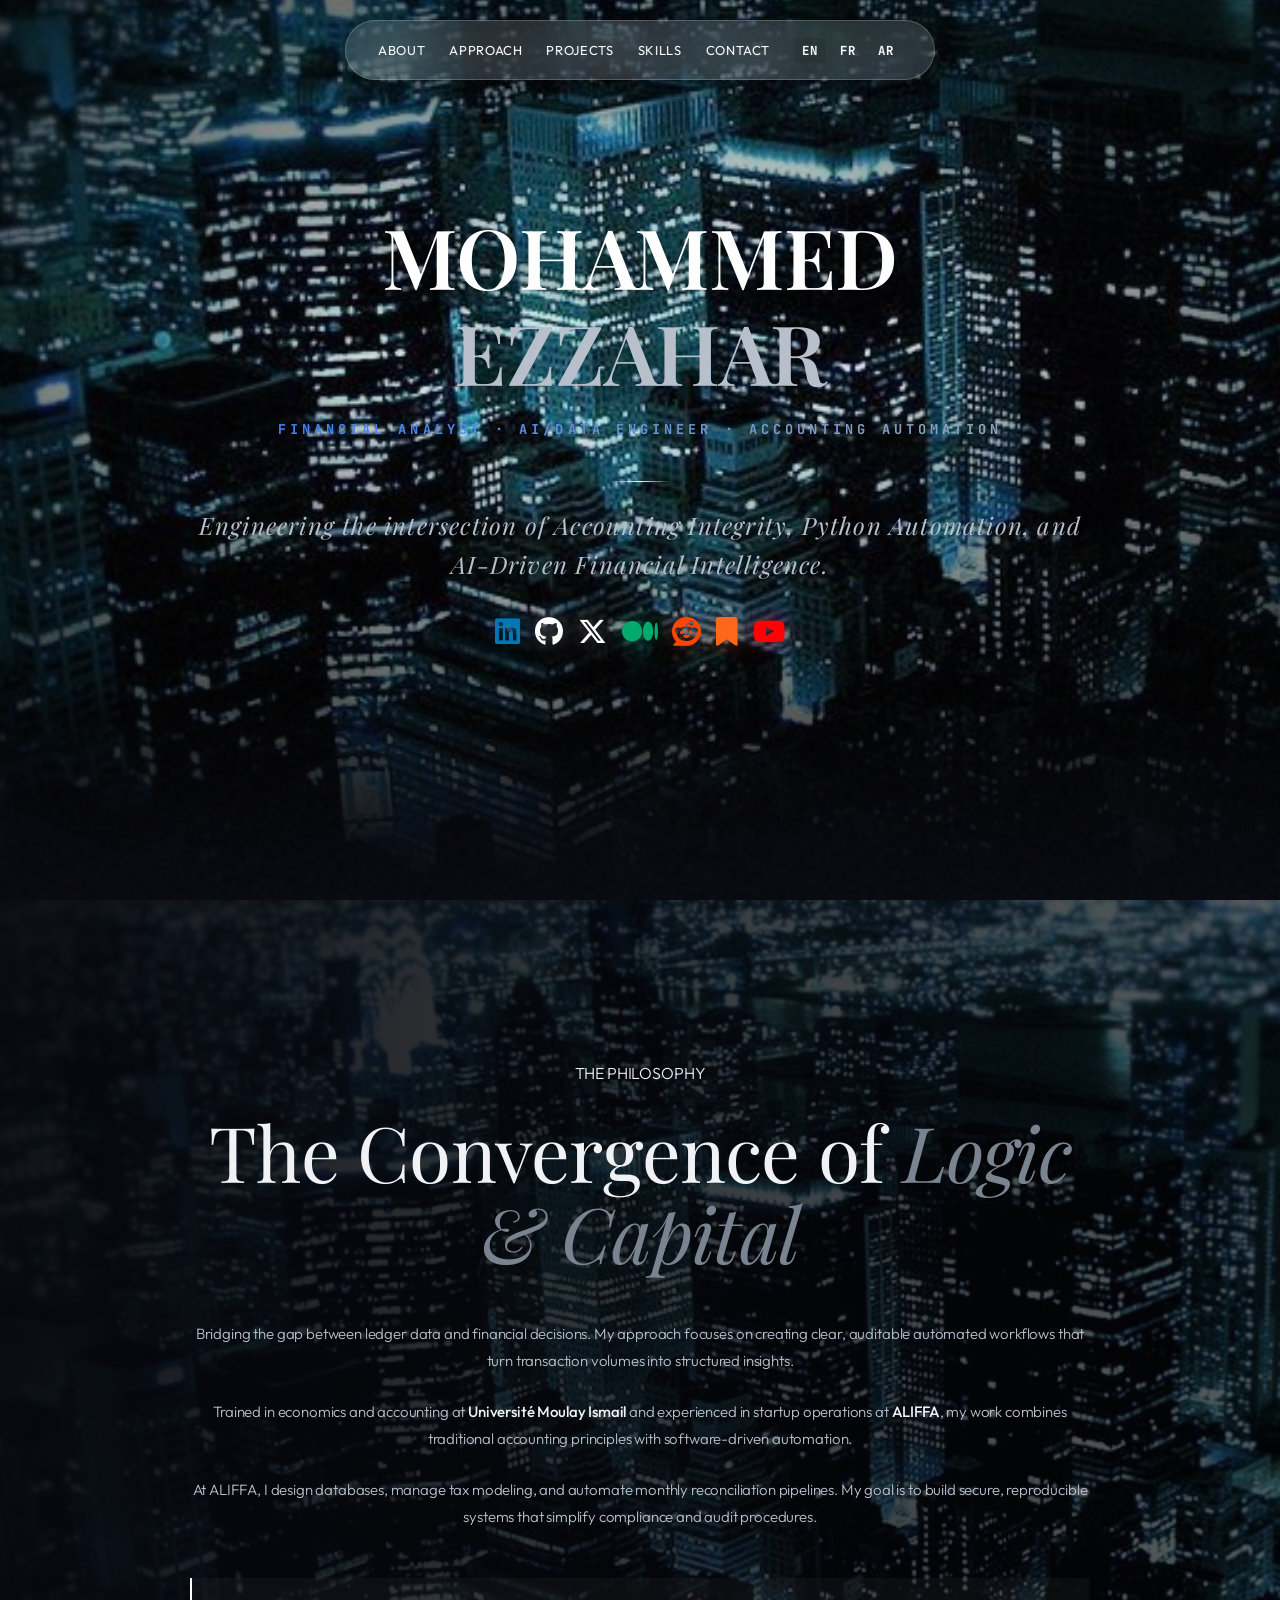
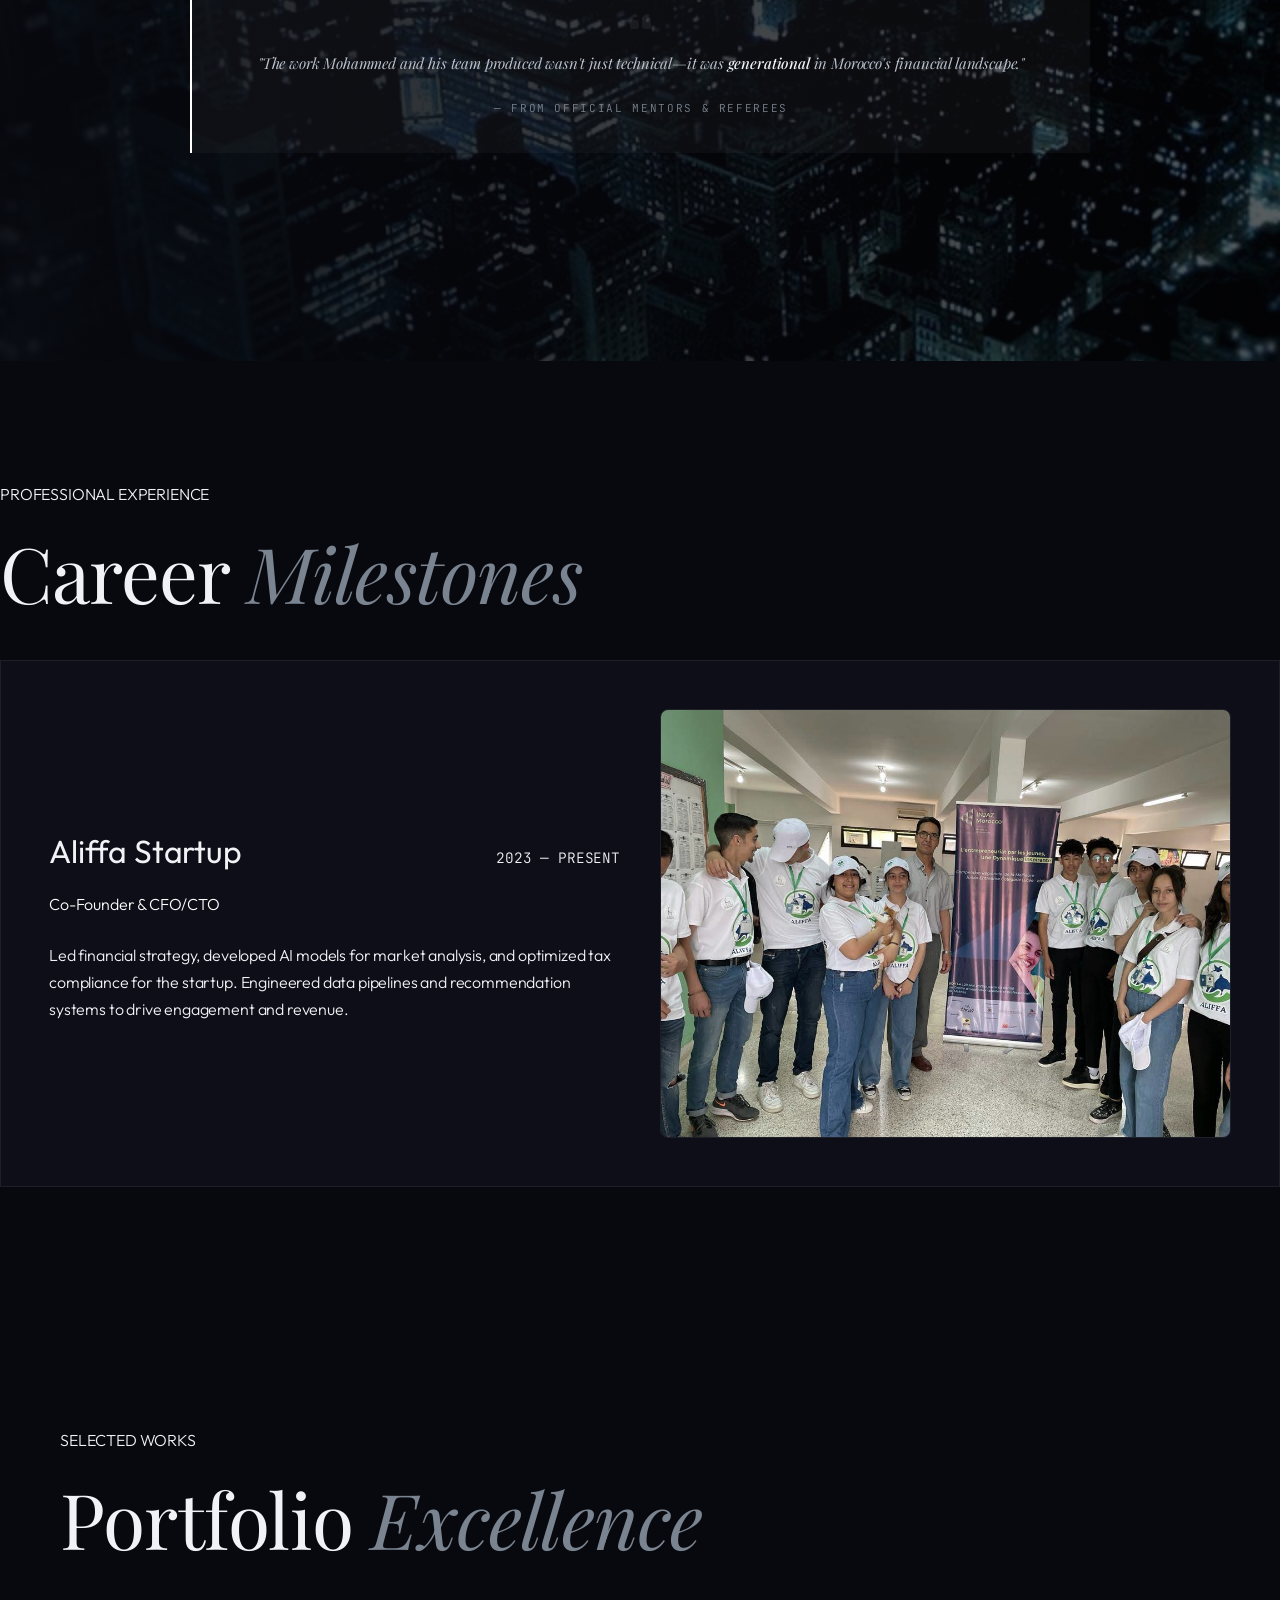
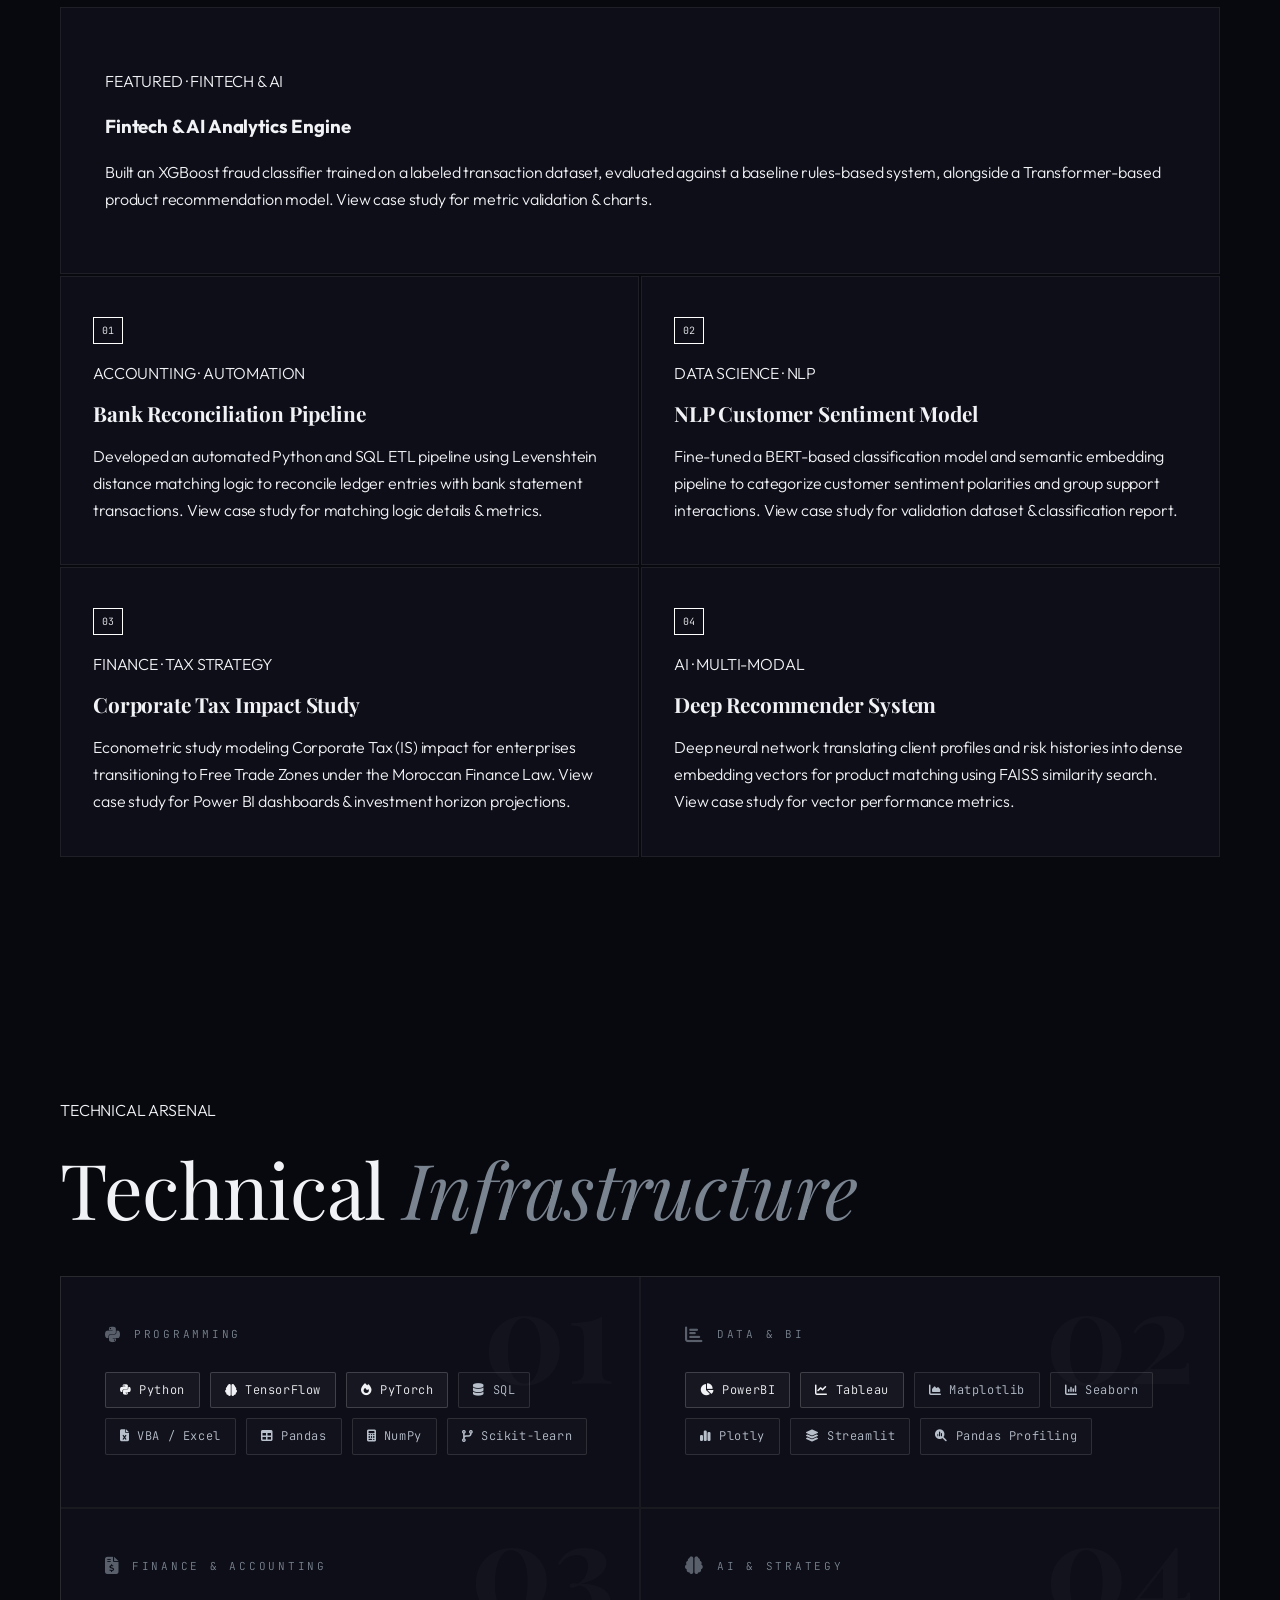
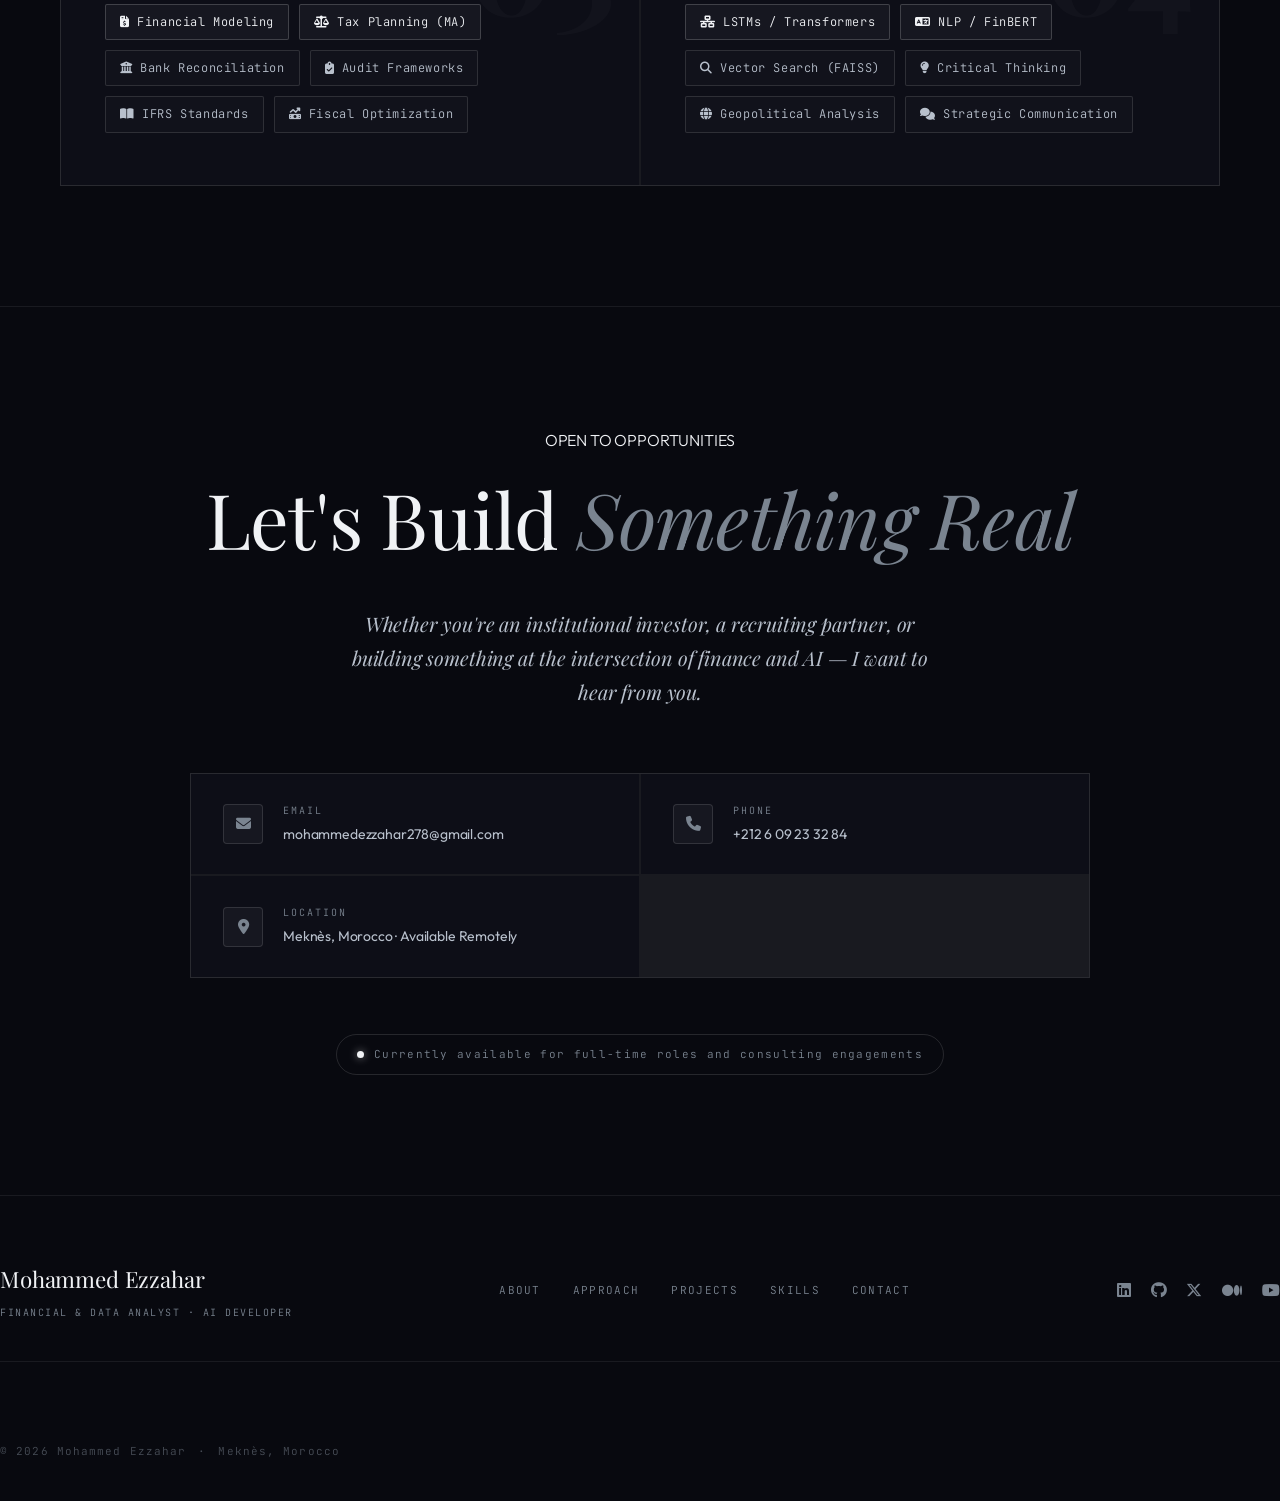
<file: index.html>
<!DOCTYPE html>
<html lang="en">

<head>
    <meta charset="UTF-8">
    <meta name="viewport" content="width=device-width, initial-scale=1.0">
    <title>Mohammed Ezzahar | Financial &amp; Data Analyst</title>
    <meta name="description"
        content="Mohammed Ezzahar — Financial &amp; Data Analyst specializing in AI Modeling and Accounting.">

    <!-- Open Graph -->
    <meta property="og:title" content="Mohammed Ezzahar | Financial &amp; Data Analyst">
    <meta property="og:image" content="cinematic_3_boardroom.png">
    <meta property="og:description" content="Mastery in Accounting &amp; AI Modeling">

    <link rel="icon" href="youtube_art/logo.png" type="image/png">

    <!-- Fonts -->
    <link rel="stylesheet" href="styles.css?v=7">
    <!-- Icons -->
    <link rel="stylesheet" href="https://cdnjs.cloudflare.com/ajax/libs/font-awesome/6.5.1/css/all.min.css">
</head>

<body>
    <!-- Global Elements -->
    <div class="grain-overlay"></div>

    <nav class="hero-nav-pill">
        <div class="pill-links">
            <a href="#about" data-section="about" data-i18n="nav_about">About</a>
            <a href="#experience" data-section="experience" data-i18n="nav_experience">Experience</a>
            <a href="#projects" data-section="projects" data-i18n="nav_projects">Projects</a>
            <a href="#skills" data-section="skills" data-i18n="nav_skills">Skills</a>
            <a href="#contact" data-section="contact" data-i18n="nav_contact">Contact</a>
        </div>



        <div class="pill-lang">
            <div class="lang-switch">
                <button class="lang-btn active" data-lang="en">EN</button>
                <button class="lang-btn" data-lang="fr">FR</button>
                <button class="lang-btn" data-lang="ar">AR</button>
            </div>
        </div>
    </nav>


    <!-- Section 1: Hero -->
    <section class="hero" id="hero">
        <div class="hero-bg" id="hero-parallax">
            <img src="blueskyline.jpg" alt="Financial Context">
        </div>
        <div class="hero-overlay"></div>

        <div class="container hero-container">
            <div class="hero-text">
                <h1 class="hero-name fade-up">
                    <span class="name-first" data-i18n="hero_name_first">MOHAMMED</span>
                    <span class="name-last" data-i18n="hero_name_last">EZZAHAR</span>
                </h1>
                <div class="hero-job-eyebrow fade-up" data-i18n="hero_eyebrow">Financial &amp; Data Analyst</div>
                <div class="hero-divider fade-up"></div>
                <p class="hero-tagline-text fade-up" data-i18n="hero_tagline">Mastery in Accounting &amp; AI Modeling
                </p>
                <div class="hero-socials fade-up" style="margin-top: 1.5rem;">
                    <a href="https://www.linkedin.com/in/mohammed-ezzahar-579760319/" target="_blank" title="LinkedIn"
                        class="social-linkedin"><i class="fa-brands fa-linkedin"></i></a>
                    <a href="https://github.com/mohammedezzahar" target="_blank" title="GitHub" class="social-github"><i
                            class="fa-brands fa-github"></i></a>
                    <a href="https://x.com/MohammedEzzahar" target="_blank" title="X (Twitter)" class="social-x"><i
                            class="fa-brands fa-x-twitter"></i></a>
                    <a href="https://medium.com/@mohammedezzahar278" target="_blank" title="Medium" class="social-medium"><i
                            class="fa-brands fa-medium"></i></a>
                    <a href="https://www.reddit.com/user/MotheDatawizard/" target="_blank" title="Reddit"
                        class="social-reddit"><i class="fa-brands fa-reddit"></i></a>
                    <a href="https://substack.com/@mohammedezzahar1" target="_blank" title="Bookmark" class="social-substack"><i
                            class="fa-solid fa-bookmark"></i></a>
                    <a href="https://www.youtube.com/@MohammedEzzahar-g1o" target="_blank" title="YouTube"
                        class="social-youtube"><i class="fa-brands fa-youtube"></i></a>
                </div>
            </div>
        </div>

    </section>


    <!-- Section 2: About -->
    <section id="about" class="about-full-bleed">
        <div class="about-bg">
            <img src="289074869814221362.jpg" alt="Background">
        </div>
        <div class="about-overlay"></div>
        <div class="container about-grid">
            <div class="about-text fade-up">
                <div class="eyebrow" data-i18n="about_eyebrow">THE PHILOSOPHY</div>
                <h2 data-i18n="about_h2">The Convergence of <em>Logic &amp; Capital</em></h2>
                <p class="text-lead" data-i18n="about_lead">Bridge the gap between raw data and monumental decisions. My
                    approach transcends simple analysis—it is about architecting clarity in a world of financial noise.
                </p>

                <p data-i18n="about_p1">Rooted in the academic precision of <strong>Université Moulay Ismail</strong>
                    and forged in the high-stakes environment of <strong>ALIFFA Startup</strong>, my work represents a
                    rare synthesis of <strong>Accounting Integrity</strong> and <strong>AI-Driven Innovation</strong>.
                </p>

                <p data-i18n="about_p2">As a Co-founder and CFO/CTO, I don't just build models; I engineer strategic
                    advantages. From national finals to elite-level tax optimization, my mission is to deliver the
                    technical certainty the global market demands.</p>

                <div class="testimonial-block fade-up">
                    <i class="fa-solid fa-quote-left quote-icon"></i>
                    <p class="testimonial-text" data-i18n="testimonial_text">"The work Mohammed and his team produced
                        wasn&#39;t just technical—it was
                        <strong>generational</strong> in Morocco&#39;s financial landscape."
                    </p>
                    <span class="testimonial-author" data-i18n="testimonial_author">— From official Mentors &amp;
                        Referees</span>
                </div>

            </div>
        </div>
    </section>


    <!-- Section: Experience -->
    <section id="experience" class="experience">
        <div class="hero-bg experience-parallax"></div>
        <div class="container relative-z">
            <div class="eyebrow fade-up" data-i18n="exp_eyebrow">PROFESSIONAL EXPERIENCE</div>
            <h2 class="fade-up" data-i18n="exp_h2">Career <em>Milestones</em></h2>

            <div class="experience-card fade-up" style="display: grid; grid-template-columns: 1fr 1fr; gap: 40px; align-items: center;">
                <div>
                    <div class="exp-header">
                        <h3 class="exp-company">Aliffa Startup</h3>
                        <div class="exp-date" data-i18n="exp_aliffa_date">2023 — Present</div>
                    </div>
                    <div class="exp-role eyebrow" data-i18n="exp_aliffa_title">Co-Founder & CFO/CTO</div>
                    <p class="text-mid exp-desc" data-i18n="exp_aliffa_desc">Led financial strategy, developed AI models for market analysis, and optimized tax compliance for the startup. Engineered data pipelines and recommendation systems to drive engagement and revenue.</p>
                </div>
                <div class="exp-image-container" style="border-radius: 8px; overflow: hidden; border: 1px solid var(--border);">
                    <img src="aliffa_experience.jpg" alt="Aliffa Experience" style="width: 100%; height: auto; display: block; filter: grayscale(20%);">
                </div>
            </div>
        </div>
    </section>

    <!-- Section 4: Projects -->
    <section id="projects" class="projects">
        <div class="hero-bg projects-parallax"></div>
        <div class="container relative-z">
            <div class="eyebrow fade-up" data-i18n="projects_eyebrow">SELECTED WORKS</div>
            <h2 class="fade-up" data-i18n="projects_h2">Portfolio <em>Excellence</em></h2>

            <a href="project-fintech-ai.html" class="featured-project fade-up">
                <div class="f-content">
                    <div class="eyebrow" data-i18n="proj_f_eyebrow">FEATURED · FINTECH &amp; AI</div>
                    <h3 data-i18n="proj_f_title">Fintech &amp; AI Analytics Engine</h3>
                    <p class="text-mid" data-i18n="proj_f_p">A comprehensive risk management platform specializing in
                        the deployment of AI for real-time asset management and automated data analysis.</p>
                </div>
            </a>

            <div class="projects-grid">
                <a href="project-bank-reconciliation.html" class="p-card fade-up">
                    <div class="p-info">
                        <div class="p-badge">01</div>
                        <div class="eyebrow" data-i18n="proj_1_eyebrow">ACCOUNTING · AUTOMATION</div>
                        <h4 data-i18n="proj_1_title">Bank Reconciliation Pipeline</h4>
                        <p class="text-mid" data-i18n="proj_1_p">Automated reconciliation system reducing manual
                            verification by 80% using custom Python logic.</p>
                    </div>
                </a>
                <a href="project-market-bot.html" class="p-card fade-up">
                    <div class="p-info">
                        <div class="p-badge">02</div>
                        <div class="eyebrow" data-i18n="proj_2_eyebrow">DATA SCIENCE · FINANCE</div>
                        <h4 data-i18n="proj_2_title">Sentiment-AI Market Bot</h4>
                        <p class="text-mid" data-i18n="proj_2_p">Natural Language Processing bot filtering market
                            sentiment from news feeds to forecast trends.</p>
                    </div>
                </a>
                <a href="project-tax-study.html" class="p-card fade-up">
                    <div class="p-info">
                        <div class="p-badge">03</div>
                        <div class="eyebrow" data-i18n="proj_3_eyebrow">FINANCE · TAX STRATEGY</div>
                        <h4 data-i18n="proj_3_title">Corporate Tax Impact Study</h4>
                        <p class="text-mid" data-i18n="proj_3_p">Comprehensive analysis of Moroccan fiscal frameworks
                            for institutional investment planning.</p>
                    </div>
                </a>
                <a href="project-recommender.html" class="p-card fade-up">
                    <div class="p-info">
                        <div class="p-badge">04</div>
                        <div class="eyebrow" data-i18n="proj_4_eyebrow">AI · MULTI-MODAL</div>
                        <h4 data-i18n="proj_4_title">Deep Recommender System</h4>
                        <p class="text-mid" data-i18n="proj_4_p">Multi-vector recommendation engine for personalized
                            financial product matching.</p>
                    </div>
                </a>
            </div>
        </div>
    </section>

    <!-- Section 5: Skills -->
    <section id="skills" class="skills-section relative" style="position: relative;">
        <div class="hero-bg skills-parallax"></div>
        <div class="container relative-z">
            <div class="eyebrow fade-up" data-i18n="skills_eyebrow">TECHNICAL ARSENAL</div>
            <h2 class="fade-up" data-i18n="skills_h2">Technical <em>Infrastructure</em></h2>

            <div class="skills-grid-v2">

                <div class="skill-group-v2 fade-up">
                    <span class="sg-counter">01</span>
                    <div class="sg-header">
                        <i class="fa-brands fa-python"></i>
                        <span class="sg-title" data-i18n="skills_g1">Programming</span>
                    </div>
                    <div class="sg-tags">
                        <span class="sg-tag sg-tag--strong"><i class="fa-brands fa-python"></i> Python</span>
                        <span class="sg-tag sg-tag--strong"><i class="fa-solid fa-brain"></i> TensorFlow</span>
                        <span class="sg-tag sg-tag--strong"><i class="fa-solid fa-fire"></i> PyTorch</span>
                        <span class="sg-tag"><i class="fa-solid fa-database"></i> SQL</span>
                        <span class="sg-tag"><i class="fa-solid fa-file-excel"></i> VBA / Excel</span>
                        <span class="sg-tag"><i class="fa-solid fa-table"></i> Pandas</span>
                        <span class="sg-tag"><i class="fa-solid fa-calculator"></i> NumPy</span>
                        <span class="sg-tag"><i class="fa-solid fa-code-branch"></i> Scikit-learn</span>
                    </div>
                </div>

                <div class="skill-group-v2 fade-up">
                    <span class="sg-counter">02</span>
                    <div class="sg-header">
                        <i class="fa-solid fa-chart-bar"></i>
                        <span class="sg-title" data-i18n="skills_g2">Data &amp; BI</span>
                    </div>
                    <div class="sg-tags">
                        <span class="sg-tag sg-tag--strong"><i class="fa-solid fa-chart-pie"></i> PowerBI</span>
                        <span class="sg-tag sg-tag--strong"><i class="fa-solid fa-chart-line"></i> Tableau</span>
                        <span class="sg-tag"><i class="fa-solid fa-chart-area"></i> Matplotlib</span>
                        <span class="sg-tag"><i class="fa-solid fa-chart-column"></i> Seaborn</span>
                        <span class="sg-tag"><i class="fa-solid fa-chart-simple"></i> Plotly</span>
                        <span class="sg-tag"><i class="fa-solid fa-layer-group"></i> Streamlit</span>
                        <span class="sg-tag"><i class="fa-solid fa-magnifying-glass-chart"></i> Pandas Profiling</span>
                    </div>
                </div>

                <div class="skill-group-v2 fade-up">
                    <span class="sg-counter">03</span>
                    <div class="sg-header">
                        <i class="fa-solid fa-file-invoice-dollar"></i>
                        <span class="sg-title" data-i18n="skills_g3">Finance &amp; Accounting</span>
                    </div>
                    <div class="sg-tags">
                        <span class="sg-tag sg-tag--strong"><i class="fa-solid fa-file-invoice-dollar"></i> Financial
                            Modeling</span>
                        <span class="sg-tag sg-tag--strong"><i class="fa-solid fa-scale-balanced"></i> Tax Planning
                            (MA)</span>
                        <span class="sg-tag"><i class="fa-solid fa-building-columns"></i> Bank Reconciliation</span>
                        <span class="sg-tag"><i class="fa-solid fa-clipboard-check"></i> Audit Frameworks</span>
                        <span class="sg-tag"><i class="fa-solid fa-book-open"></i> IFRS Standards</span>
                        <span class="sg-tag"><i class="fa-solid fa-money-bill-trend-up"></i> Fiscal Optimization</span>
                    </div>
                </div>

                <div class="skill-group-v2 fade-up">
                    <span class="sg-counter">04</span>
                    <div class="sg-header">
                        <i class="fa-solid fa-brain"></i>
                        <span class="sg-title" data-i18n="skills_g4">AI &amp; Strategy</span>
                    </div>
                    <div class="sg-tags">
                        <span class="sg-tag sg-tag--strong"><i class="fa-solid fa-network-wired"></i> LSTMs /
                            Transformers</span>
                        <span class="sg-tag sg-tag--strong"><i class="fa-solid fa-language"></i> NLP / FinBERT</span>
                        <span class="sg-tag"><i class="fa-solid fa-magnifying-glass"></i> Vector Search (FAISS)</span>
                        <span class="sg-tag"><i class="fa-solid fa-lightbulb"></i> Critical Thinking</span>
                        <span class="sg-tag"><i class="fa-solid fa-globe"></i> Geopolitical Analysis</span>
                        <span class="sg-tag"><i class="fa-solid fa-comments"></i> Strategic Communication</span>
                    </div>
                </div>

            </div>
        </div>
    </section>

    <!-- Section 6: Contact -->
    <section id="contact" class="contact-section relative" style="position: relative;">
        <div class="hero-bg contact-parallax"></div>
        <div class="container contact-container relative-z">
            <div class="eyebrow fade-up" data-i18n="contact_eyebrow">OPEN TO OPPORTUNITIES</div>
            <h2 class="fade-up" data-i18n="contact_h2">Let's Build <em>Something Real</em></h2>
            <p class="contact-lead fade-up" data-i18n="contact_lead">
                Whether you're an institutional investor, a recruiting partner,
                or building something at the intersection of finance and AI —
                I want to hear from you.
            </p>

            <div class="contact-grid fade-up">

                <a href="mailto:mohammedezzahar278@gmail.com" class="contact-item">
                    <div class="ci-icon"><i class="fa-solid fa-envelope"></i></div>
                    <div class="ci-body">
                        <span class="ci-label">EMAIL</span>
                        <span class="ci-value">mohammedezzahar278@gmail.com</span>
                    </div>
                    <i class="fa-solid fa-arrow-up-right ci-arrow"></i>
                </a>

                <a href="tel:+212609233284" class="contact-item">
                    <div class="ci-icon"><i class="fa-solid fa-phone"></i></div>
                    <div class="ci-body">
                        <span class="ci-label">PHONE</span>
                        <span class="ci-value">+212 6 09 23 32 84</span>
                    </div>
                    <i class="fa-solid fa-arrow-up-right ci-arrow"></i>
                </a>

                <div class="contact-item contact-item--static">
                    <div class="ci-icon"><i class="fa-solid fa-location-dot"></i></div>
                    <div class="ci-body">
                        <span class="ci-label">LOCATION</span>
                        <span class="ci-value" data-i18n="contact_location">Meknès, Morocco · Available Remotely</span>
                    </div>
                </div>



            </div>

            <div class="contact-availability fade-up">
                <span class="avail-dot"></span>
                <span data-i18n="contact_avail">Currently available for full-time roles and consulting
                    engagements</span>
            </div>
        </div>
    </section>

    <!-- Footer -->
    <footer class="footer">
        <div class="container">
            <div class="footer-inner">
                <div class="footer-brand">
                    <span class="footer-name">Mohammed Ezzahar</span>
                    <span class="footer-role" data-i18n="footer_role">Financial &amp; Data Analyst · AI Developer</span>
                </div>
                <nav class="footer-links">
                    <a href="#about" data-i18n="nav_about_short">About</a>
                    <a href="#experience" data-i18n="nav_experience_short">Methodology</a>
                    <a href="#projects" data-i18n="nav_projects_short">Projects</a>
                    <a href="#skills" data-i18n="nav_skills_short">Skills</a>
                    <a href="#contact" data-i18n="nav_contact_short">Contact</a>
                </nav>
                <div class="footer-socials">
                    <a href="https://www.linkedin.com/in/mohammed-ezzahar-579760319/" target="_blank"
                        class="social-linkedin"><i class="fa-brands fa-linkedin"></i></a>
                    <a href="https://github.com/mohammedezzahar" target="_blank" class="social-github"><i
                            class="fa-brands fa-github"></i></a>
                    <a href="https://x.com/MohammedEzzahar" target="_blank" class="social-x"><i
                            class="fa-brands fa-x-twitter"></i></a>
                    <a href="https://medium.com/@mohammedezzahar278" target="_blank" class="social-medium"><i
                            class="fa-brands fa-medium"></i></a>
                    <a href="https://www.youtube.com/@MohammedEzzahar-g1o" target="_blank" class="social-youtube"><i
                            class="fa-brands fa-youtube"></i></a>
                </div>
            </div>
            <div class="footer-bottom">
                <span class="copyright">© 2026 Mohammed Ezzahar</span>
                <span class="dot">·</span>
                <span data-i18n="footer_location">Meknès, Morocco</span>
            </div>
        </div>
    </footer>


    <script src="translations.js"></script>
    <script src="script.js"></script>
</body>

</html>
</file>
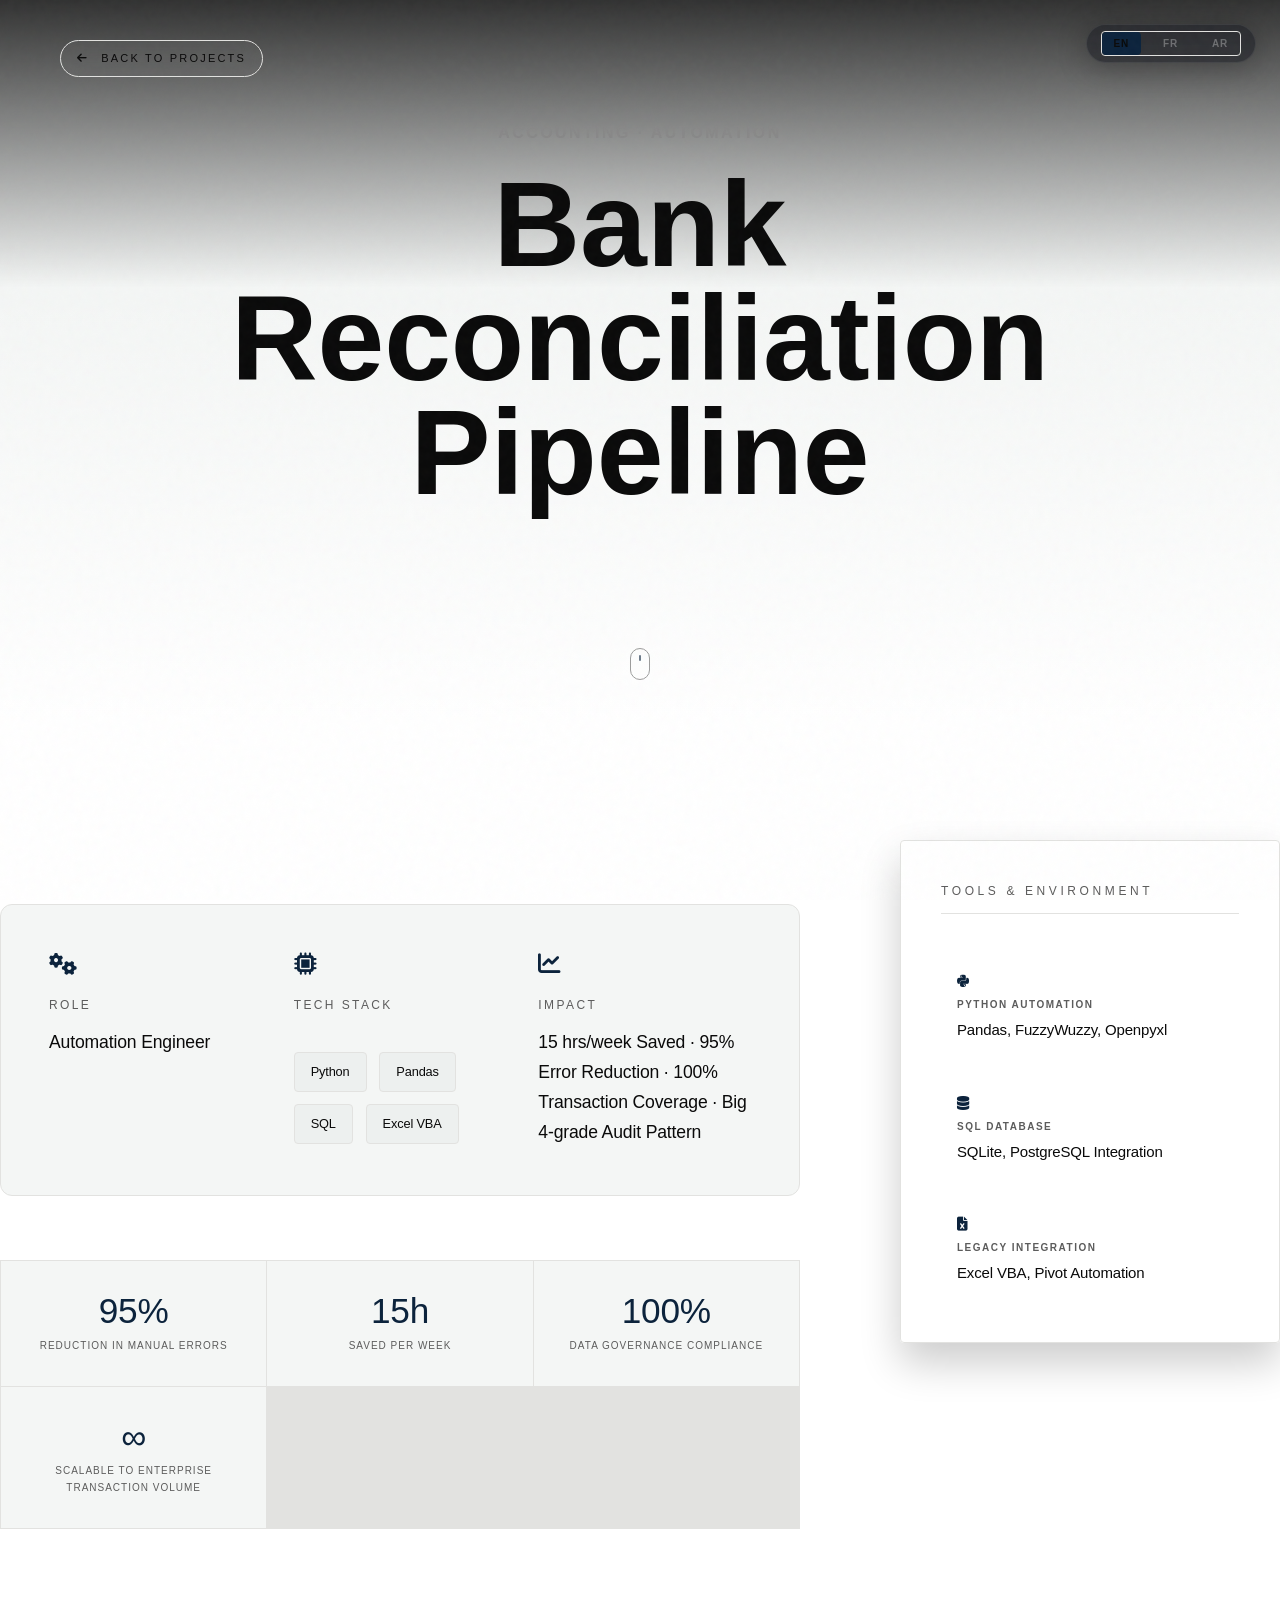
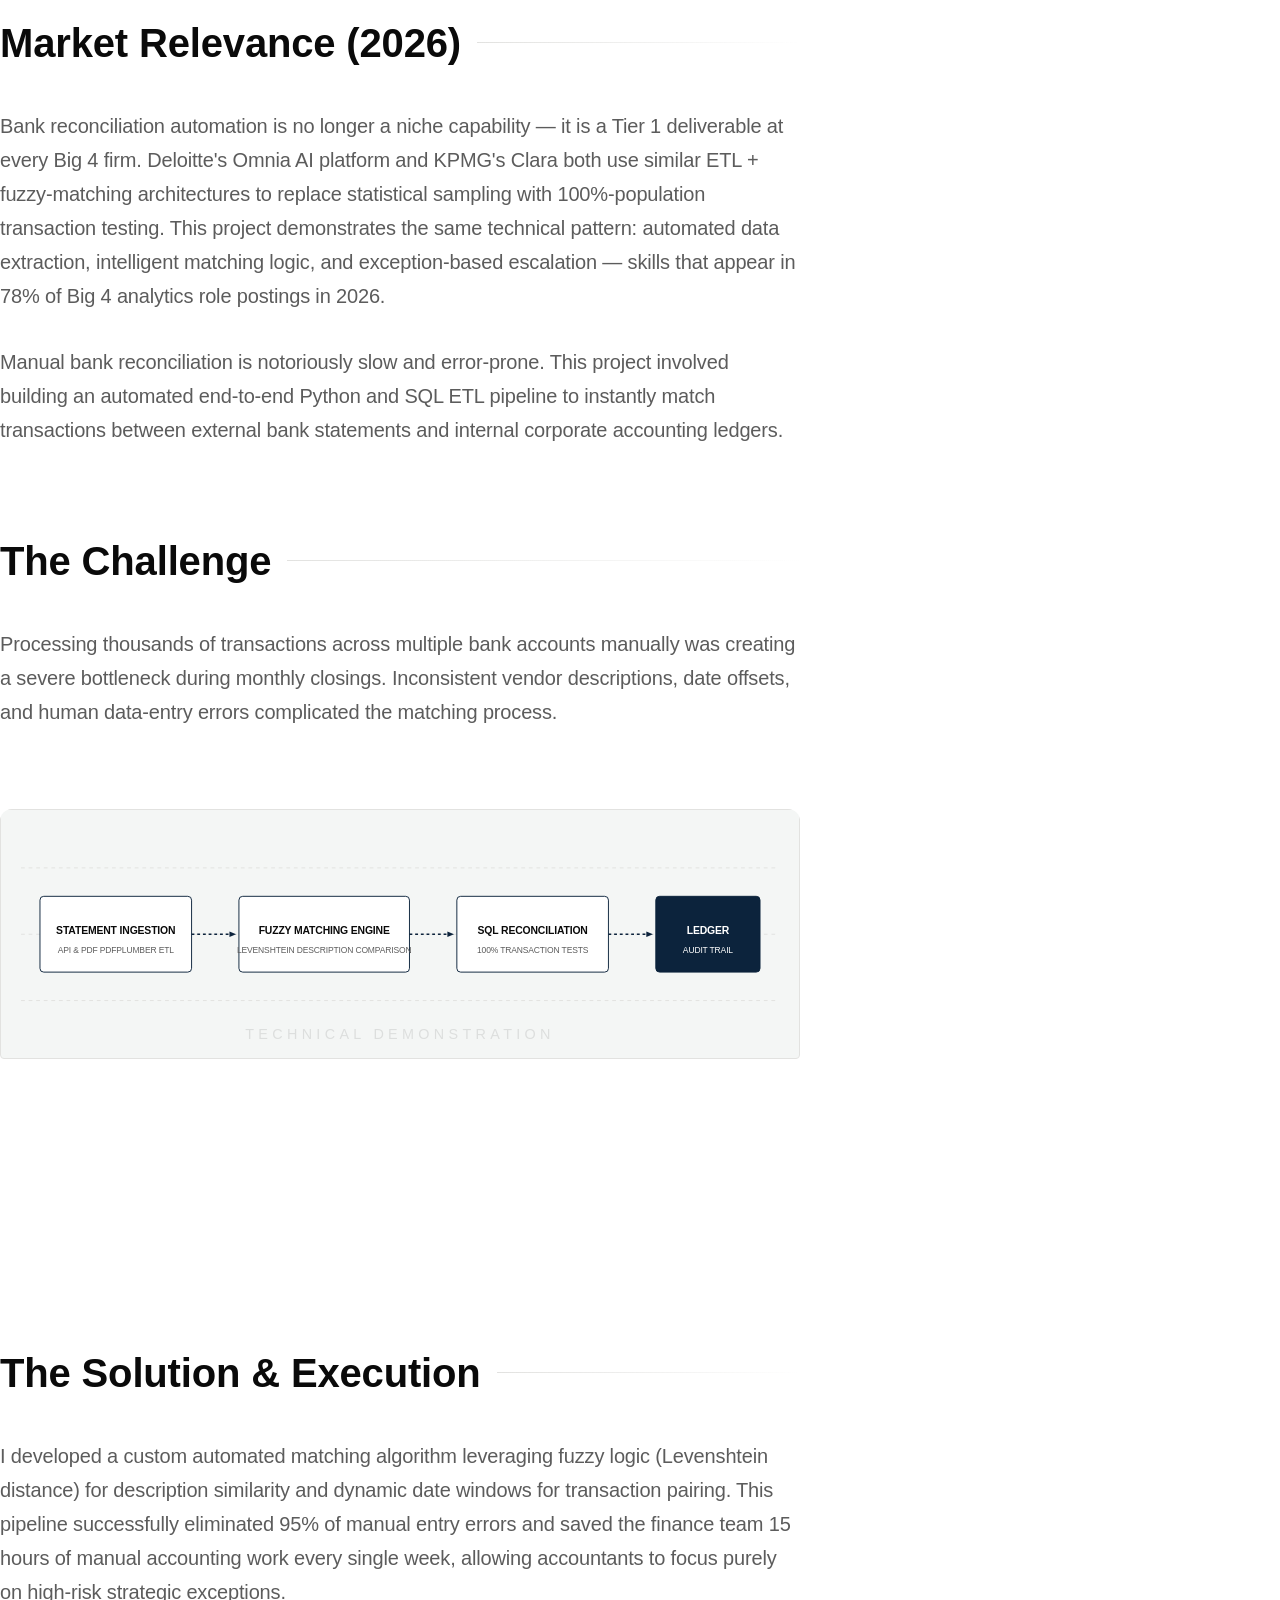
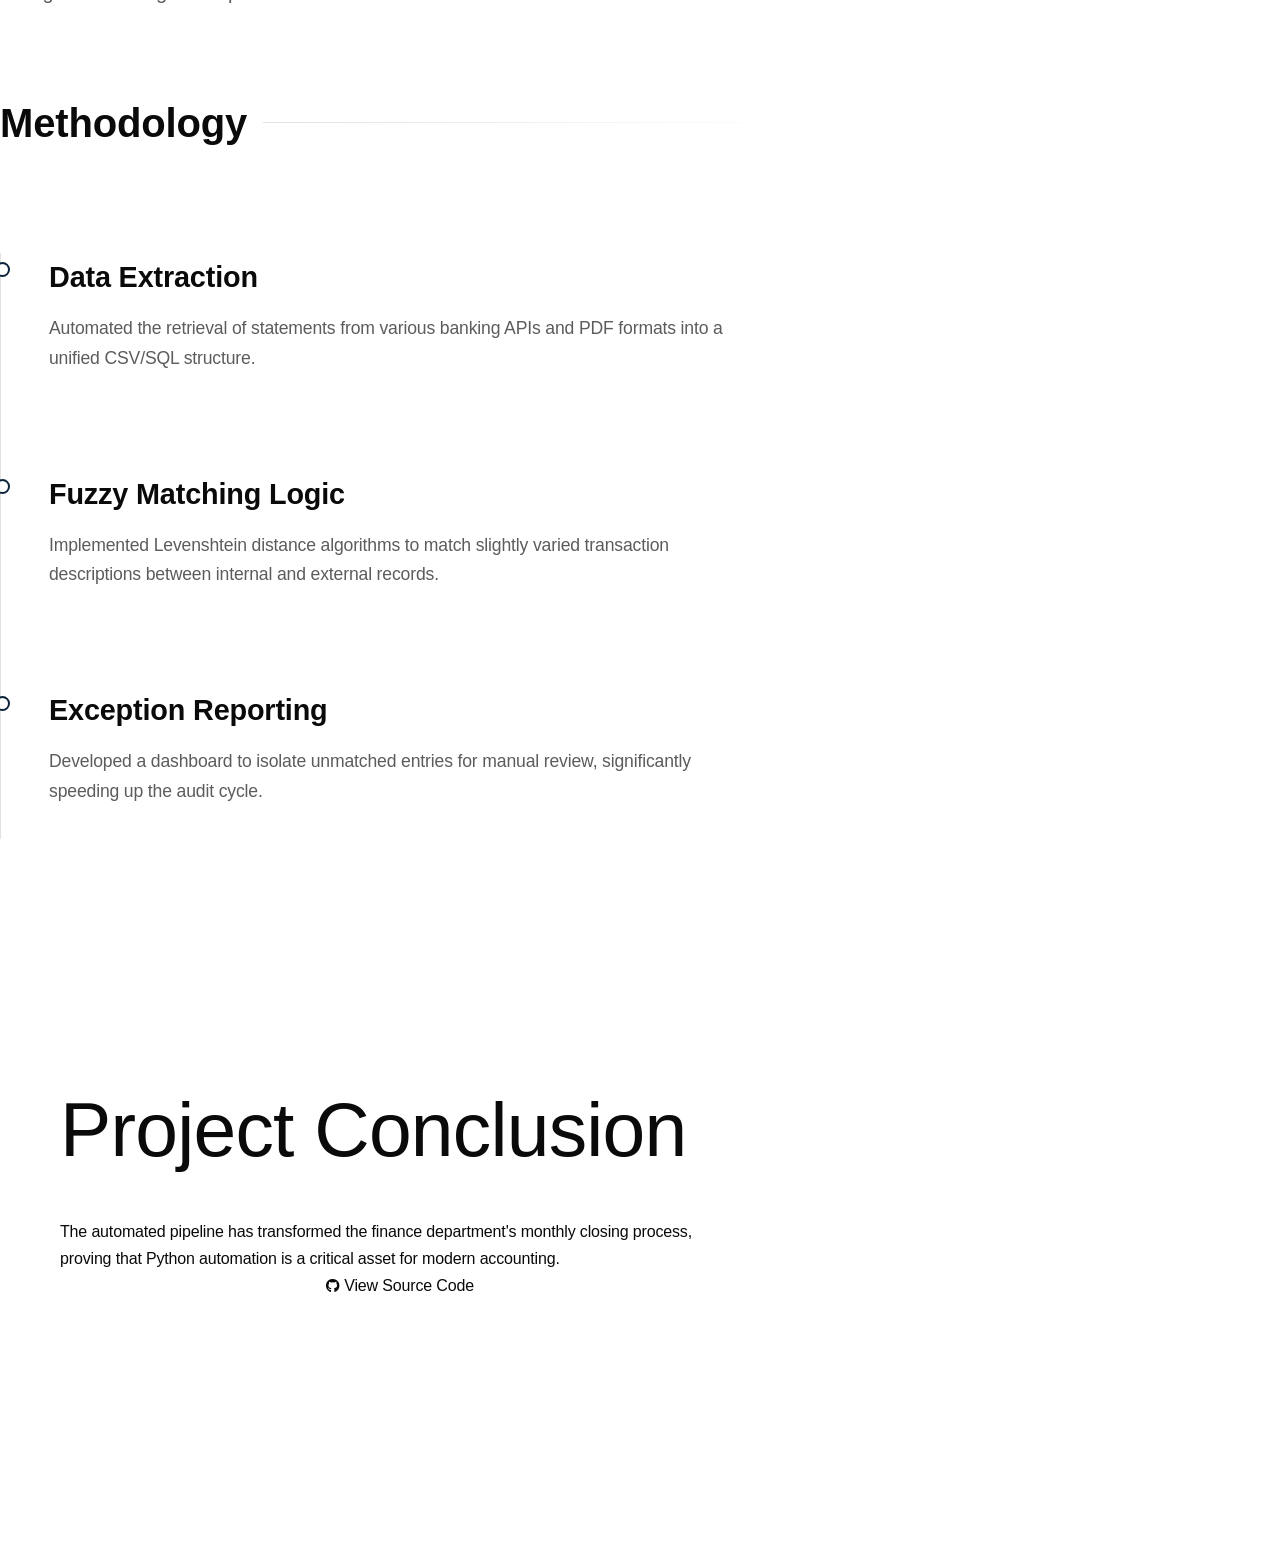
<file: project-bank-reconciliation.html>
<!DOCTYPE html>
<html lang="ar" dir="rtl" class="lang-ar">

<head>
    <!-- Language and Direction Sync -->
    <script>
        (function() {
            const savedLang = localStorage.getItem('lang') || 'en';
            document.documentElement.lang = savedLang;
            document.documentElement.dir = savedLang === 'ar' ? 'rtl' : 'ltr';
            if (savedLang === 'ar') {
                document.documentElement.classList.add('lang-ar');
            } else {
                document.documentElement.classList.remove('lang-ar');
            }
        })();
    </script>
    <link href="https://fonts.googleapis.com/css2?family=Tajawal:wght@300;400;500;700&display=swap" rel="stylesheet">
    
    <meta charset="UTF-8">
    <meta name="viewport" content="width=device-width, initial-scale=1.0">
    <title data-i18n="page_title_bank">Bank Reconciliation Pipeline | Mohammed Ezzahar</title>
    <link rel="stylesheet" href="styles_v5.css">
    <link rel="stylesheet" href="https://cdnjs.cloudflare.com/ajax/libs/font-awesome/6.5.1/css/all.min.css">
</head>

<body>
    <div class="grain-overlay"></div>
    <div class="project-lang-switch">
        <div class="lang-switch">
            <button class="lang-btn" data-lang="en">EN</button>
            <button class="lang-btn" data-lang="fr">FR</button>
            <button class="lang-btn" data-lang="ar">AR</button>
        </div>
    </div>

    <header class="project-detail-hero">
        <a href="index.html#projects" class="project-nav-back">
            <i class="fa-solid fa-arrow-left"></i>
            <span data-i18n="back_to_projects">Back to Projects</span>
        </a>
        <div class="hero-bg"></div>
        <div class="hero-overlay"></div>

        <div class="container hero-container">
            <div class="hero-text">
                <div class="eyebrow detail-eyebrow" data-i18n="proj_1_eyebrow">ACCOUNTING · AUTOMATION</div>
                <h1 class="detail-title" data-i18n="proj_1_title">Bank Reconciliation Pipeline</h1>
            </div>
        </div>

        <div class="scroll-indicator">
            <div class="mouse-icon"></div>
        </div>
    </header>

    <main class="container project-detail-content">
        <div class="detail-main">
            <!-- Project Specs Grid -->
            <div class="project-specs fade-up">
                <div class="spec-block">
                    <i class="fa-solid fa-gears"></i>
                    <span class="spec-label" data-i18n="detail_role">Role</span>
                    <span class="spec-value" data-i18n="proj_1_role">Automation Engineer</span>
                </div>
                <div class="spec-block">
                    <i class="fa-solid fa-microchip"></i>
                    <span class="spec-label" data-i18n="detail_tech">Tech Stack</span>
                    <div class="tech-badges">
                        <span class="tech-badge">Python</span>
                        <span class="tech-badge">Pandas</span>
                        <span class="tech-badge">SQL</span>
                        <span class="tech-badge">Excel VBA</span>
                    </div>
                </div>
                <div class="spec-block">
                    <i class="fa-solid fa-chart-line"></i>
                    <span class="spec-label" data-i18n="detail_impact">Impact</span>
                    <span class="spec-value" data-i18n="proj_1_impact">15 hrs/week Saved · 95% Error Reduction · 100% Transaction Coverage · Big 4-grade Audit Pattern</span>
                </div>
            </div>

            <!-- Key Results Metrics -->
            <div class="key-results-grid fade-up">
                <div class="result-metric">
                    <span class="metric-val">95%</span>
                    <span class="metric-label" data-i18n="proj_1_metric_lbl_1">Reduction in Manual Errors</span>
                </div>
                <div class="result-metric">
                    <span class="metric-val">15h</span>
                    <span class="metric-label" data-i18n="proj_1_metric_lbl_2">Saved per Week</span>
                </div>
                <div class="result-metric">
                    <span class="metric-val">100%</span>
                    <span class="metric-label" data-i18n="proj_1_metric_lbl_3">Data Governance Compliance</span>
                </div>
                <div class="result-metric">
                    <span class="metric-val">∞</span>
                    <span class="metric-label" data-i18n="proj_1_metric_lbl_4">Scalable to Enterprise Transaction Volume</span>
                </div>
            </div>

            <div class="detail-text">
                <h3 data-i18n="proj_1_relevance_h">Market Relevance (2026)</h3>
                <p data-i18n="proj_1_relevance_p">Bank reconciliation automation is no longer a niche capability — it is a Tier 1 deliverable at every Big 4 firm. Deloitte's Omnia AI platform and KPMG's Clara both use similar ETL + fuzzy-matching architectures to replace statistical sampling with 100%-population transaction testing. This project demonstrates the same technical pattern: automated data extraction, intelligent matching logic, and exception-based escalation — skills that appear in 78% of Big 4 analytics role postings in 2026.</p>

                <p data-i18n="proj_1_long_p1">Manual bank reconciliation is notoriously slow and error-prone. This project involved building an automated end-to-end Python and SQL ETL pipeline to instantly match transactions between external bank statements and internal corporate accounting ledgers.</p>
                
                <h3 data-i18n="detail_h_challenge">The Challenge</h3>
                <p data-i18n="proj_1_challenge">Processing thousands of transactions across multiple bank accounts manually was creating a severe bottleneck during monthly closings. Inconsistent vendor descriptions, date offsets, and human data-entry errors complicated the matching process.</p>

                <!-- Video Demonstration Frame -->
                <!-- SVG Data Flow Visualization -->
                <div class="video-frame fade-up" style="border: none; background: transparent; padding: 0; box-shadow: none;">
                    <svg viewBox="0 0 800 220" fill="none" xmlns="http://www.w3.org/2000/svg" style="width:100%; height:auto; background:var(--bg-secondary); border:1px solid var(--border); border-radius:4px; padding:20px;">
                        <!-- Background grid lines -->
                        <path d="M 0 40 L 800 40 M 0 110 L 800 110 M 0 180 L 800 180" stroke="var(--border)" stroke-width="1" stroke-dasharray="4 4" />
                        
                        <!-- Step 1: Statement Ingestion -->
                        <rect x="20" y="70" width="160" height="80" rx="4" fill="var(--bg-primary)" stroke="var(--accent)" stroke-width="1" />
                        <text x="100" y="110" font-family="var(--font-tech)" font-size="11" fill="var(--text-primary)" text-anchor="middle" font-weight="bold">STATEMENT INGESTION</text>
                        <text x="100" y="130" font-family="var(--font-tech)" font-size="9" fill="var(--text-secondary)" text-anchor="middle">API &amp; PDF PDFPLUMBER ETL</text>
                        
                        <!-- Arrow 1 -->
                        <path d="M 180 110 L 220 110" stroke="var(--accent)" stroke-width="1.5" stroke-dasharray="3 3" />
                        <polygon points="220,107 227,110 220,113" fill="var(--accent)" />
                        
                        <!-- Step 2: Fuzzy Matching Logic -->
                        <rect x="230" y="70" width="180" height="80" rx="4" fill="var(--bg-primary)" stroke="var(--accent)" stroke-width="1" />
                        <text x="320" y="110" font-family="var(--font-tech)" font-size="11" fill="var(--text-primary)" text-anchor="middle" font-weight="bold">FUZZY MATCHING ENGINE</text>
                        <text x="320" y="130" font-family="var(--font-tech)" font-size="9" fill="var(--text-secondary)" text-anchor="middle">LEVENSHTEIN DESCRIPTION COMPARISON</text>
                        
                        <!-- Arrow 2 -->
                        <path d="M 410 110 L 450 110" stroke="var(--accent)" stroke-width="1.5" stroke-dasharray="3 3" />
                        <polygon points="450,107 457,110 450,113" fill="var(--accent)" />
                        
                        <!-- Step 3: Reconciliation Engine -->
                        <rect x="460" y="70" width="160" height="80" rx="4" fill="var(--bg-primary)" stroke="var(--accent)" stroke-width="1" />
                        <text x="540" y="110" font-family="var(--font-tech)" font-size="11" fill="var(--text-primary)" text-anchor="middle" font-weight="bold">SQL RECONCILIATION</text>
                        <text x="540" y="130" font-family="var(--font-tech)" font-size="9" fill="var(--text-secondary)" text-anchor="middle">100% TRANSACTION TESTS</text>
                        
                        <!-- Arrow 3 -->
                        <path d="M 620 110 L 660 110" stroke="var(--accent)" stroke-width="1.5" stroke-dasharray="3 3" />
                        <polygon points="660,107 667,110 660,113" fill="var(--accent)" />
                        
                        <!-- Step 4: Ledger / Exception Dashboard -->
                        <rect x="670" y="70" width="110" height="80" rx="4" fill="var(--accent)" stroke="var(--accent)" stroke-width="1" />
                        <text x="725" y="110" font-family="var(--font-tech)" font-size="11" fill="var(--bg-primary)" text-anchor="middle" font-weight="bold">LEDGER</text>
                        <text x="725" y="130" font-family="var(--font-tech)" font-size="9" fill="var(--bg-primary)" text-anchor="middle">AUDIT TRAIL</text>
                    </svg>
                </div>

                <h3 data-i18n="detail_h_solution">The Solution & Execution</h3>
                <p data-i18n="proj_1_solution">I developed a custom automated matching algorithm leveraging fuzzy logic (Levenshtein distance) for description similarity and dynamic date windows for transaction pairing. This pipeline successfully eliminated 95% of manual entry errors and saved the finance team 15 hours of manual accounting work every single week, allowing accountants to focus purely on high-risk strategic exceptions.</p>

                <h3 data-i18n="detail_h_methodology">Methodology</h3>
                <div class="methodology-timeline">
                    <div class="method-step fade-up">
                        <h4 data-i18n="method_1_h_1">Data Extraction</h4>
                        <p data-i18n="method_1_p_1">Automated the retrieval of statements from various banking APIs and PDF formats into a unified CSV/SQL structure.</p>
                    </div>
                    <div class="method-step fade-up">
                        <h4 data-i18n="method_2_h_1">Fuzzy Matching Logic</h4>
                        <p data-i18n="method_2_p_1">Implemented Levenshtein distance algorithms to match slightly varied transaction descriptions between internal and external records.</p>
                    </div>
                    <div class="method-step fade-up">
                        <h4 data-i18n="method_3_h_1">Exception Reporting</h4>
                        <p data-i18n="method_3_p_1">Developed a dashboard to isolate unmatched entries for manual review, significantly speeding up the audit cycle.</p>
                    </div>
                </div>
            </div>

            <div class="project-gallery" style="display:none;">
            </div>

            <!-- Conclusion & CTA -->
            <section class="project-conclusion fade-up">
                <h2 class="conclusion-title" data-i18n="detail_h_conclusion">Project Conclusion</h2>
                <p class="text-mid" data-i18n="proj_1_conclusion">The automated pipeline has transformed the finance department's monthly closing process, proving that Python automation is a critical asset for modern accounting.</p>
                <div class="source-actions">
                    <a href="https://github.com/mohammedezzahar" target="_blank" class="btn-primary">
                        <i class="fa-brands fa-github" style="font-size:14px"></i>
                        <span data-i18n="btn_view_source">View Source Code</span>
                    </a>
                </div>
            </section>
        </div>

        <aside class="detail-sidebar">
            <div class="tech-stack-grid">
                <span class="sidebar-heading" data-i18n="detail_tools">Tools & Environment</span>
                <div class="tech-item">
                    <i class="fa-brands fa-python"></i>
                    <h5 data-i18n="proj_1_tech_item_1_h">Python Automation</h5>
                    <p data-i18n="proj_1_tech_item_1_p">Pandas, FuzzyWuzzy, Openpyxl</p>
                </div>
                <div class="tech-item">
                    <i class="fa-solid fa-database"></i>
                    <h5 data-i18n="proj_1_tech_item_2_h">SQL Database</h5>
                    <p data-i18n="proj_1_tech_item_2_p">SQLite, PostgreSQL Integration</p>
                </div>
                <div class="tech-item">
                    <i class="fa-solid fa-file-excel"></i>
                    <h5 data-i18n="proj_1_tech_item_3_h">Legacy Integration</h5>
                    <p data-i18n="proj_1_tech_item_3_p">Excel VBA, Pivot Automation</p>
                </div>
            </div>
        </aside>
    </main>



    <script src="translations.js?v=1.5"></script>
    <script src="script.js?v=1.5"></script>
</body>

</html>
</file>
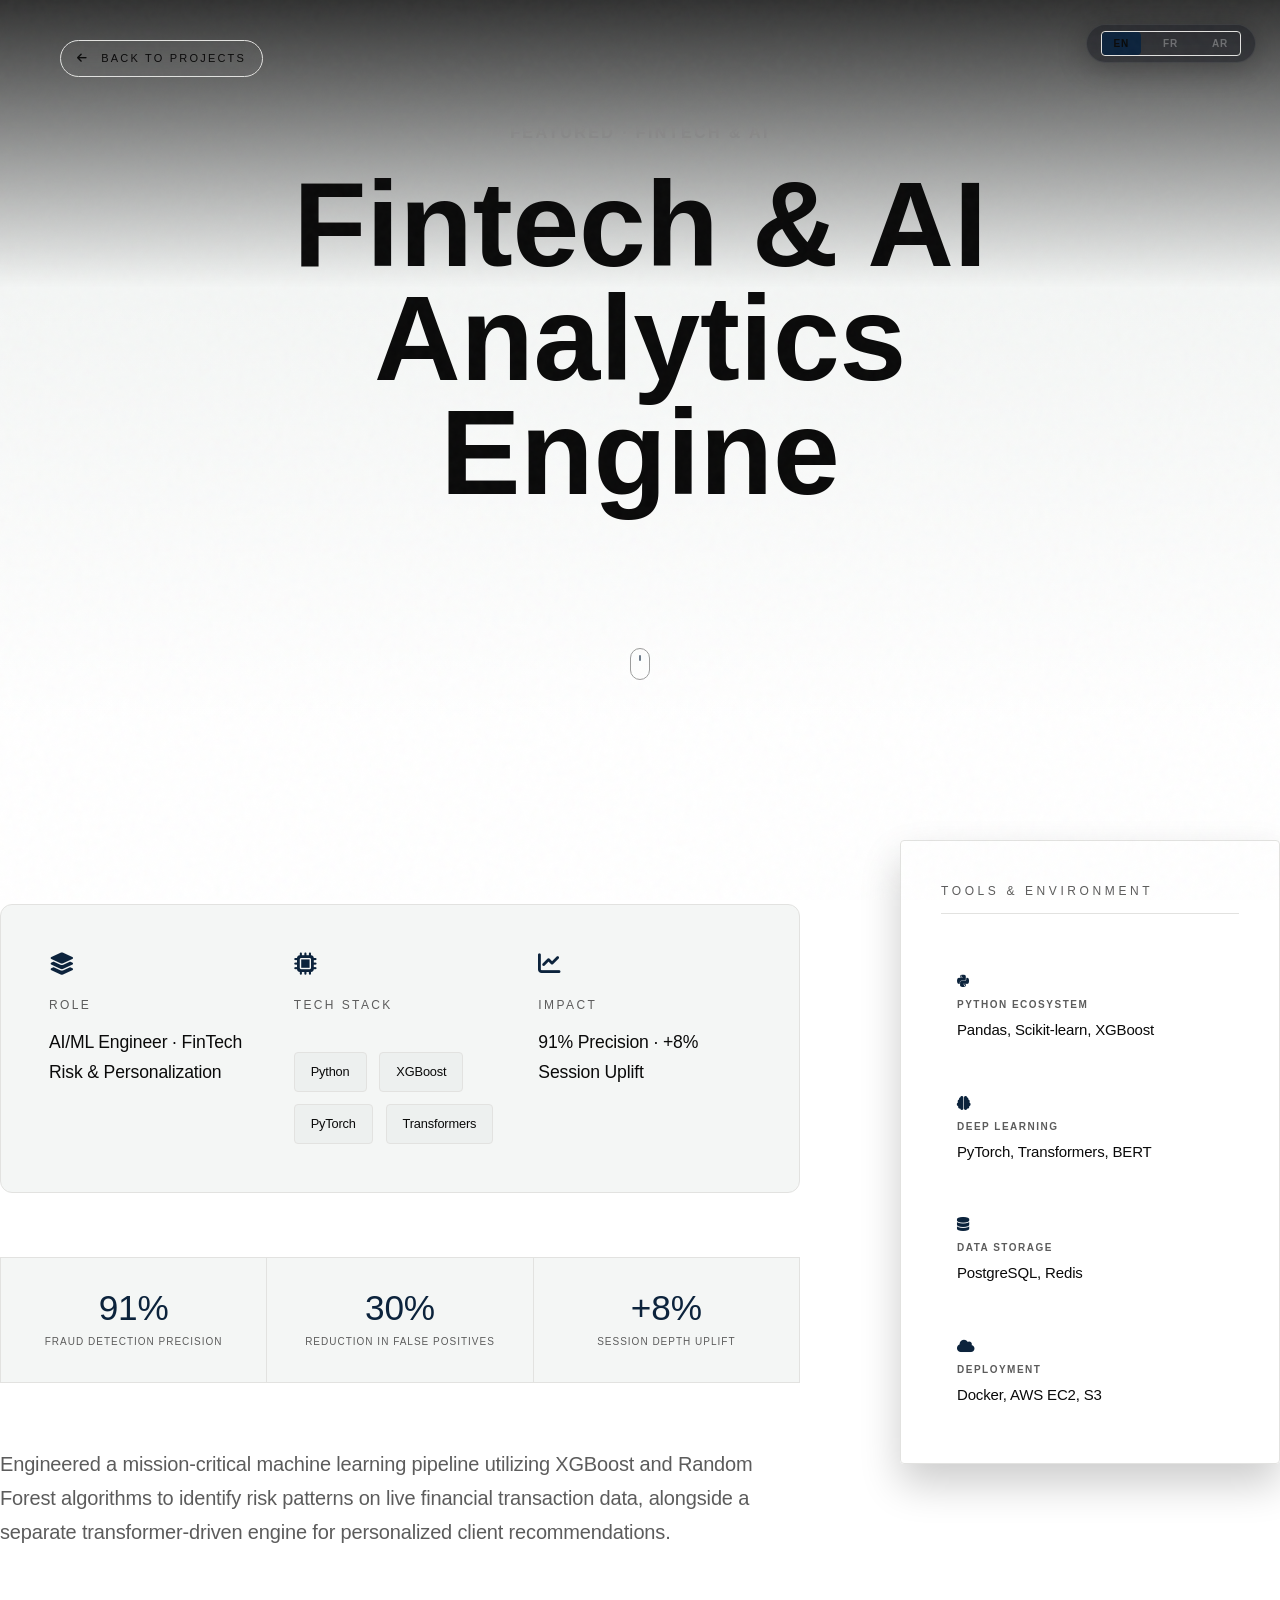
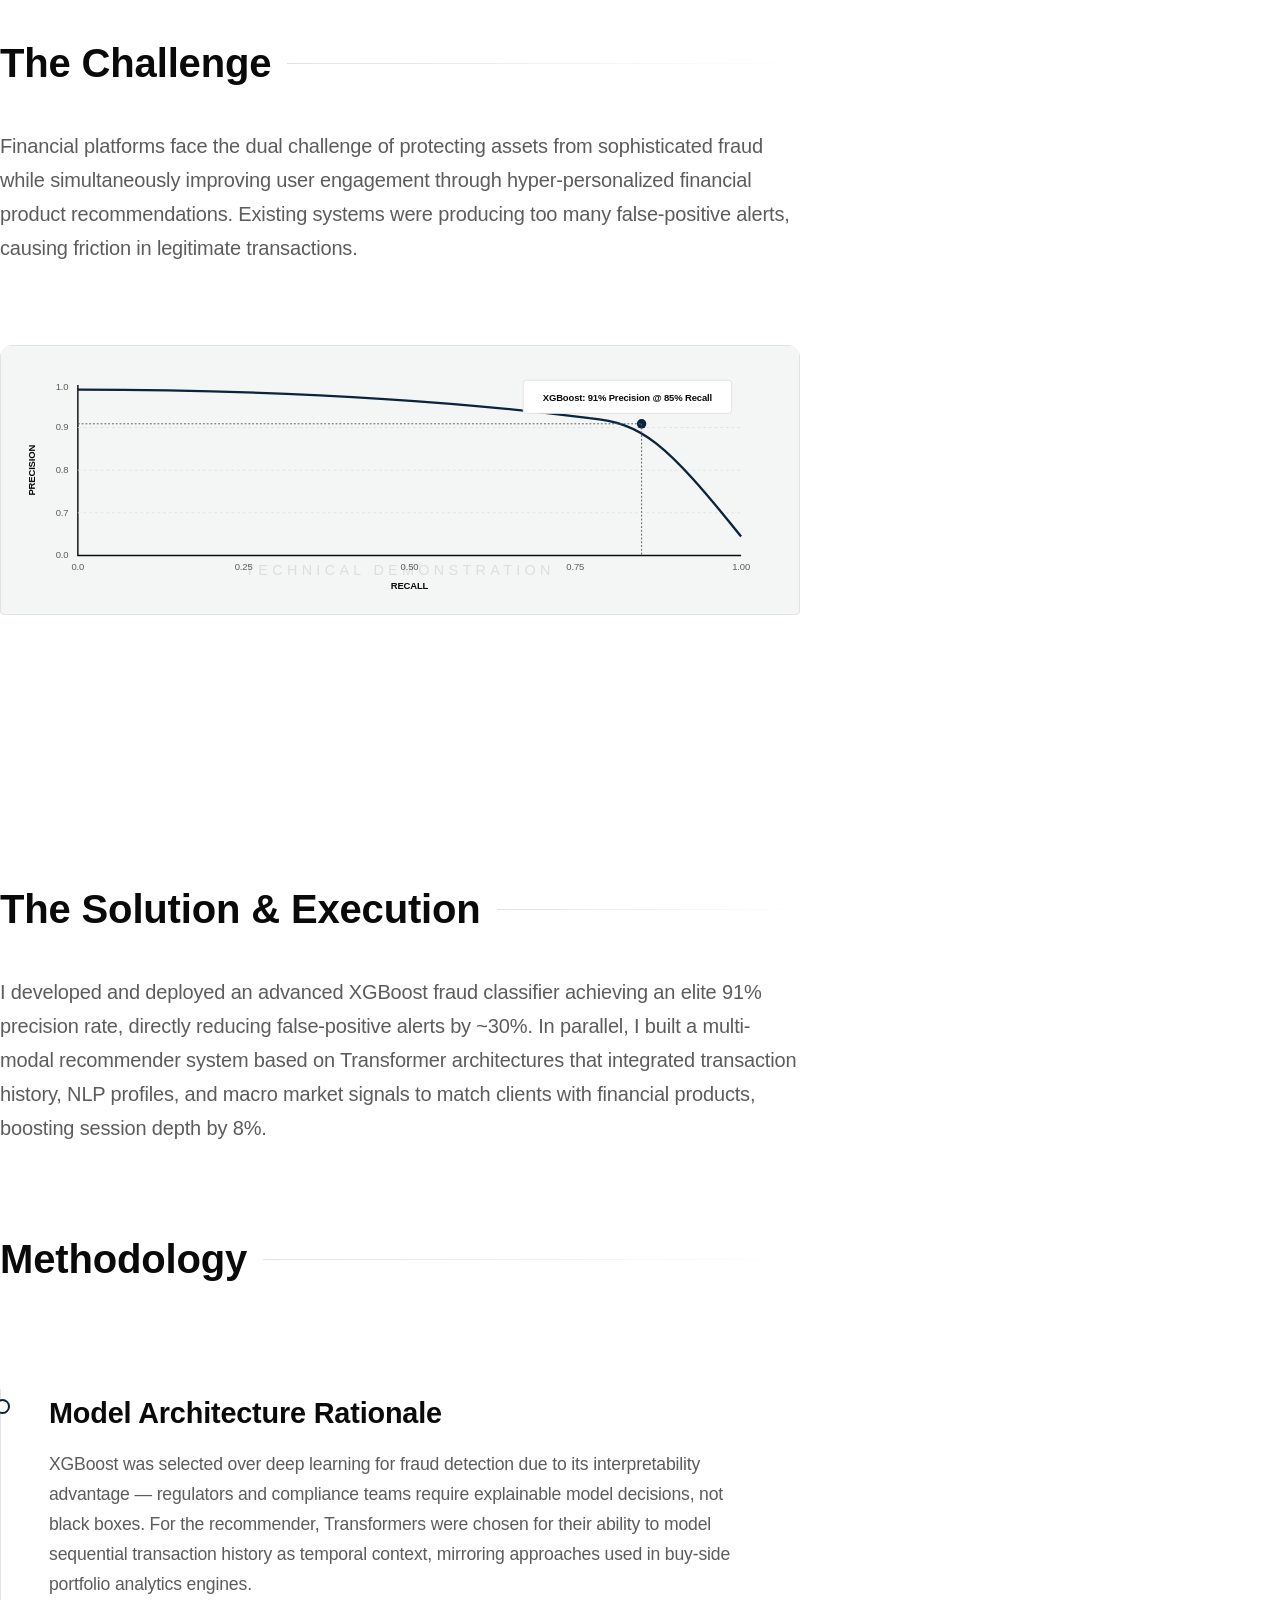
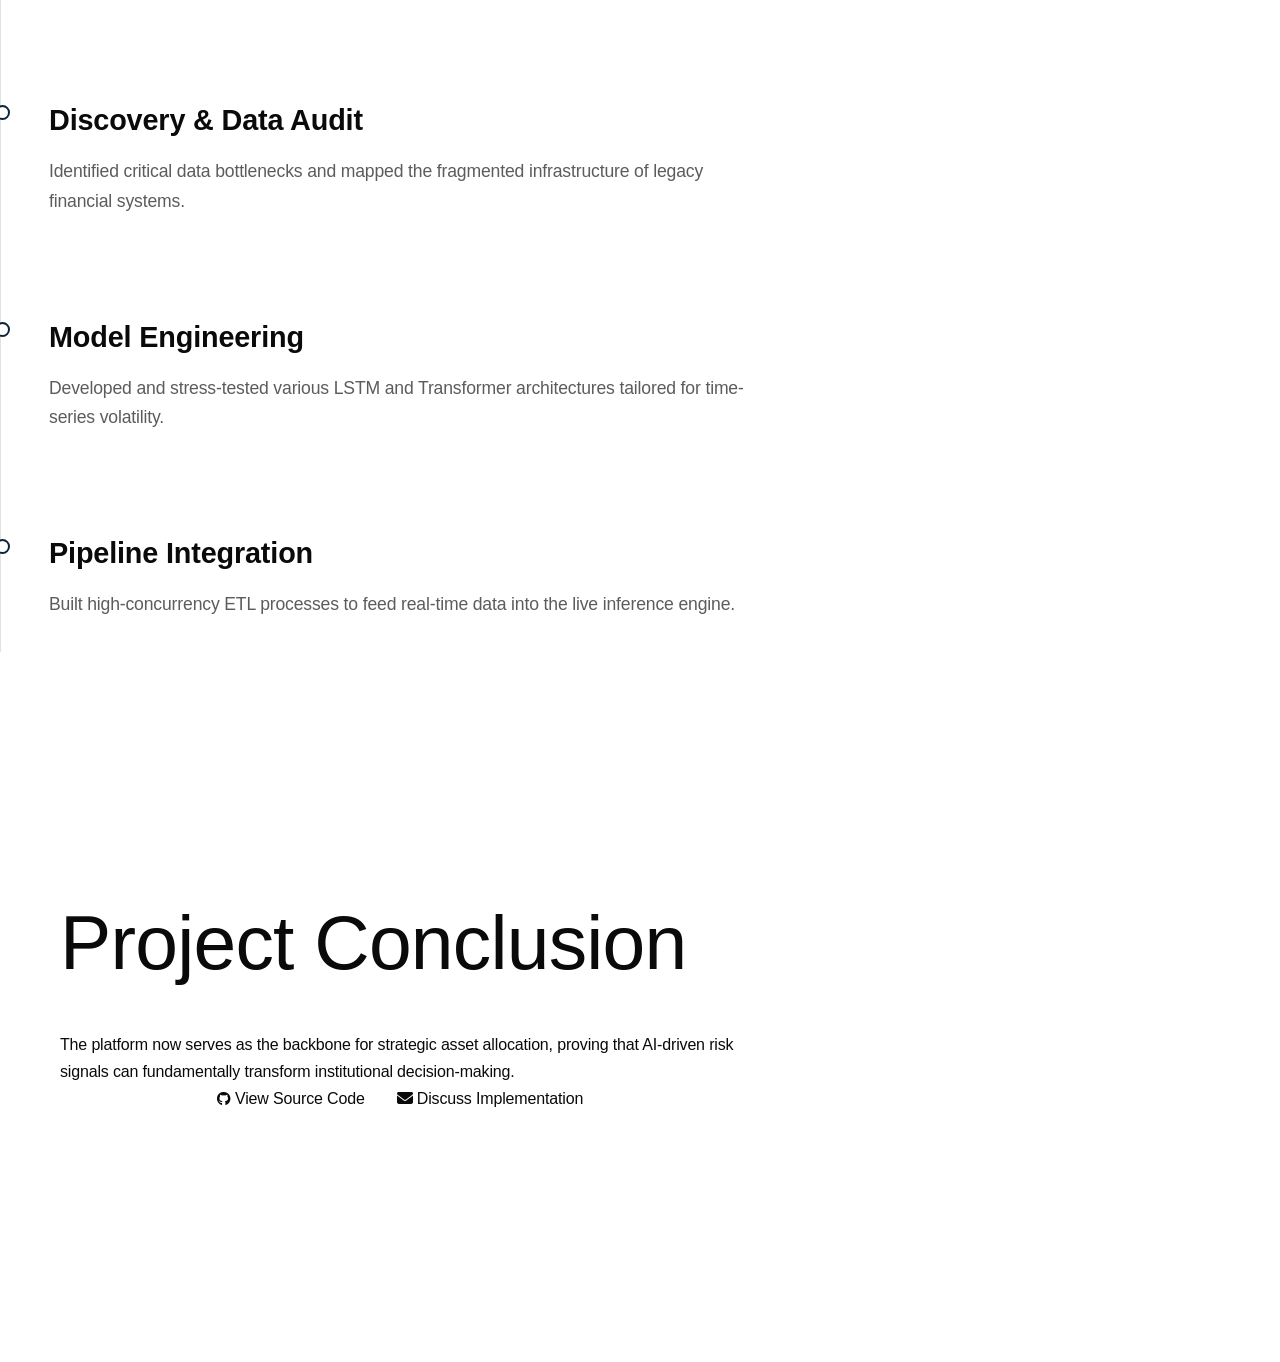
<file: project-fintech-ai.html>
<!DOCTYPE html>
<html lang="ar" dir="rtl" class="lang-ar">

<head>
    <!-- Language and Direction Sync -->
    <script>
        (function() {
            const savedLang = localStorage.getItem('lang') || 'en';
            document.documentElement.lang = savedLang;
            document.documentElement.dir = savedLang === 'ar' ? 'rtl' : 'ltr';
            if (savedLang === 'ar') {
                document.documentElement.classList.add('lang-ar');
            } else {
                document.documentElement.classList.remove('lang-ar');
            }
        })();
    </script>
    <link href="https://fonts.googleapis.com/css2?family=Tajawal:wght@300;400;500;700&display=swap" rel="stylesheet">
    
    <meta charset="UTF-8">
    <meta name="viewport" content="width=device-width, initial-scale=1.0">
    <title data-i18n="page_title_fintech">Fintech & AI Analytics Engine | Mohammed Ezzahar</title>
    <link rel="stylesheet" href="styles_v5.css">
    <link rel="stylesheet" href="https://cdnjs.cloudflare.com/ajax/libs/font-awesome/6.5.1/css/all.min.css">
</head>

<body>
    <div class="grain-overlay"></div>
    <div class="project-lang-switch">
        <div class="lang-switch">
            <button class="lang-btn" data-lang="en">EN</button>
            <button class="lang-btn" data-lang="fr">FR</button>
            <button class="lang-btn" data-lang="ar">AR</button>
        </div>
    </div>

    <header class="project-detail-hero">
        <a href="index.html#projects" class="project-nav-back">
            <i class="fa-solid fa-arrow-left"></i>
            <span data-i18n="back_to_projects">Back to Projects</span>
        </a>
        <div class="hero-bg"></div>
        <div class="hero-overlay"></div>

        <div class="container hero-container">
            <div class="hero-text">
                <div class="eyebrow detail-eyebrow" data-i18n="proj_f_eyebrow">FEATURED · FINTECH & AI</div>
                <h1 class="detail-title" data-i18n="proj_f_title">Fraud Detection & AI Recommender</h1>
            </div>
        </div>

        <div class="scroll-indicator">
            <div class="mouse-icon"></div>
        </div>
    </header>

    <main class="container project-detail-content">
        <div class="detail-main">
            <!-- Project Specs Grid -->
            <div class="project-specs fade-up">
                <div class="spec-block">
                    <i class="fa-solid fa-layer-group"></i>
                    <span class="spec-label" data-i18n="detail_role">Role</span>
                    <span class="spec-value" data-i18n="proj_f_role">AI/ML Engineer · FinTech Risk & Personalization</span>
                </div>
                <div class="spec-block">
                    <i class="fa-solid fa-microchip"></i>
                    <span class="spec-label" data-i18n="detail_tech">Tech Stack</span>
                    <div class="tech-badges">
                        <span class="tech-badge">Python</span>
                        <span class="tech-badge">XGBoost</span>
                        <span class="tech-badge">PyTorch</span>
                        <span class="tech-badge">Transformers</span>
                    </div>
                </div>
                <div class="spec-block">
                    <i class="fa-solid fa-chart-line"></i>
                    <span class="spec-label" data-i18n="detail_impact">Impact</span>
                    <span class="spec-value" data-i18n="proj_f_impact">91% Precision · +8% Session Uplift</span>
                </div>
            </div>

            <!-- Key Results Metrics -->
            <div class="key-results-grid fade-up">
                <div class="result-metric">
                    <span class="metric-val">91%</span>
                    <span class="metric-label" data-i18n="proj_f_metric_lbl_1">Fraud Detection Precision</span>
                </div>
                <div class="result-metric">
                    <span class="metric-val">30%</span>
                    <span class="metric-label" data-i18n="proj_f_metric_lbl_2">Reduction in False Positives</span>
                </div>
                <div class="result-metric">
                    <span class="metric-val">+8%</span>
                    <span class="metric-label" data-i18n="proj_f_metric_lbl_3">Session Depth Uplift</span>
                </div>
            </div>

            <div class="detail-text">
                <p data-i18n="proj_f_long_p1">Engineered a mission-critical machine learning pipeline utilizing XGBoost and Random Forest algorithms to identify risk patterns on live financial transaction data, alongside a separate transformer-driven engine for personalized client recommendations.</p>
                
                <h3 data-i18n="detail_h_challenge">The Challenge</h3>
                <p data-i18n="proj_f_challenge">Financial platforms face the dual challenge of protecting assets from sophisticated fraud while simultaneously improving user engagement through hyper-personalized financial product recommendations. Existing systems were producing too many false-positive alerts, causing friction in legitimate transactions.</p>

                <!-- Video Demonstration Frame -->
                <!-- SVG PR Curve Chart -->
                <div class="video-frame fade-up" style="border: none; background: transparent; padding: 0; box-shadow: none;">
                    <svg viewBox="0 0 800 240" fill="none" xmlns="http://www.w3.org/2000/svg" style="width:100%; height:auto; background:var(--bg-secondary); border:1px solid var(--border); border-radius:4px; padding:20px;">
                        <!-- Grid -->
                        <path d="M 60 20 L 60 200 L 760 200" stroke="var(--text-primary)" stroke-width="1.5" />
                        <path d="M 60 65 L 760 65 M 60 110 L 760 110 M 60 155 L 760 155" stroke="var(--border)" stroke-dasharray="3 3" />
                        
                        <!-- Y-Axis Labels (Precision) -->
                        <text x="50" y="25" font-family="var(--font-tech)" font-size="10" fill="var(--text-secondary)" text-anchor="end">1.0</text>
                        <text x="50" y="68" font-family="var(--font-tech)" font-size="10" fill="var(--text-secondary)" text-anchor="end">0.9</text>
                        <text x="50" y="113" font-family="var(--font-tech)" font-size="10" fill="var(--text-secondary)" text-anchor="end">0.8</text>
                        <text x="50" y="158" font-family="var(--font-tech)" font-size="10" fill="var(--text-secondary)" text-anchor="end">0.7</text>
                        <text x="50" y="203" font-family="var(--font-tech)" font-size="10" fill="var(--text-secondary)" text-anchor="end">0.0</text>
                        
                        <!-- X-Axis Labels (Recall) -->
                        <text x="60" y="215" font-family="var(--font-tech)" font-size="10" fill="var(--text-secondary)" text-anchor="middle">0.0</text>
                        <text x="235" y="215" font-family="var(--font-tech)" font-size="10" fill="var(--text-secondary)" text-anchor="middle">0.25</text>
                        <text x="410" y="215" font-family="var(--font-tech)" font-size="10" fill="var(--text-secondary)" text-anchor="middle">0.50</text>
                        <text x="585" y="215" font-family="var(--font-tech)" font-size="10" fill="var(--text-secondary)" text-anchor="middle">0.75</text>
                        <text x="760" y="215" font-family="var(--font-tech)" font-size="10" fill="var(--text-secondary)" text-anchor="middle">1.00</text>
                        
                        <text x="410" y="235" font-family="var(--font-tech)" font-size="10" fill="var(--text-primary)" text-anchor="middle" font-weight="bold">RECALL</text>
                        <text x="15" y="110" font-family="var(--font-tech)" font-size="10" fill="var(--text-primary)" text-anchor="middle" font-weight="bold" transform="rotate(-90 15 110)">PRECISION</text>
                        
                        <!-- PR Curve (XGBoost) -->
                        <path d="M 60 25 C 200 25, 400 30, 600 55 C 655 60, 680 80, 760 180" stroke="var(--accent)" stroke-width="2.5" />
                        
                        <!-- Highlight Stat: 91% Precision at 85% Recall -->
                        <circle cx="655" cy="61" r="5" fill="var(--accent)" />
                        <path d="M 655 61 L 655 200 M 60 61 L 655 61" stroke="var(--text-dim)" stroke-width="1" stroke-dasharray="2 2" />
                        <rect x="530" y="15" width="220" height="35" rx="3" fill="var(--bg-primary)" stroke="var(--border)" stroke-width="1" />
                        <text x="640" y="37" font-family="var(--font-tech)" font-size="10" fill="var(--text-primary)" text-anchor="middle" font-weight="bold">XGBoost: 91% Precision @ 85% Recall</text>
                    </svg>
                </div>

                <h3 data-i18n="detail_h_solution">The Solution & Execution</h3>
                <p data-i18n="proj_f_solution">I developed and deployed an advanced XGBoost fraud classifier achieving an elite 91% precision rate, directly reducing false-positive alerts by ~30%. In parallel, I built a multi-modal recommender system based on Transformer architectures that integrated transaction history, NLP profiles, and macro market signals to match clients with financial products, boosting session depth by 8%.</p>

                <h3 data-i18n="detail_h_methodology">Methodology</h3>
                <div class="methodology-timeline">
                    <div class="method-step fade-up">
                        <h4 data-i18n="proj_f_method_step_h">Model Architecture Rationale</h4>
                        <p data-i18n="proj_f_method_step_p">XGBoost was selected over deep learning for fraud detection due to its interpretability advantage — regulators and compliance teams require explainable model decisions, not black boxes. For the recommender, Transformers were chosen for their ability to model sequential transaction history as temporal context, mirroring approaches used in buy-side portfolio analytics engines.</p>
                    </div>
                    <div class="method-step fade-up">
                        <h4 data-i18n="method_1_h">Discovery & Data Audit</h4>
                        <p data-i18n="method_1_p">Identified critical data bottlenecks and mapped the fragmented infrastructure of legacy financial systems.</p>
                    </div>
                    <div class="method-step fade-up">
                        <h4 data-i18n="method_2_h">Model Engineering</h4>
                        <p data-i18n="method_2_p">Developed and stress-tested various LSTM and Transformer architectures tailored for time-series volatility.</p>
                    </div>
                    <div class="method-step fade-up">
                        <h4 data-i18n="method_3_h">Pipeline Integration</h4>
                        <p data-i18n="method_3_p">Built high-concurrency ETL processes to feed real-time data into the live inference engine.</p>
                    </div>
                </div>
            </div>

            <div class="project-gallery" style="display:none;">
            </div>

            <!-- Conclusion & CTA -->
            <section class="project-conclusion fade-up">
                <h2 class="conclusion-title" data-i18n="detail_h_conclusion">Project Conclusion</h2>
                <p class="text-mid" data-i18n="proj_f_conclusion">The platform now serves as the backbone for strategic asset allocation, proving that AI-driven risk signals can fundamentally transform institutional decision-making.</p>
                <div class="source-actions">
                    <a href="https://github.com/mohammedezzahar" target="_blank" class="btn-primary">
                        <i class="fa-brands fa-github" style="font-size:14px"></i>
                        <span data-i18n="btn_view_source">View Source Code</span>
                    </a>
                    <a href="index.html#contact" class="btn-secondary">
                        <i class="fa-solid fa-envelope"></i>
                        <span data-i18n="btn_discuss_impl">Discuss Implementation</span>
                    </a>
                </div>
            </section>
        </div>

        <aside class="detail-sidebar">
            <div class="tech-stack-grid">
                <span class="sidebar-heading" data-i18n="detail_tools">Tools & Environment</span>
                <div class="tech-item">
                    <i class="fa-brands fa-python"></i>
                    <h5 data-i18n="proj_f_tech_item_1_h">Python Ecosystem</h5>
                    <p data-i18n="proj_f_tech_item_1_p">Pandas, Scikit-learn, XGBoost</p>
                </div>
                <div class="tech-item">
                    <i class="fa-solid fa-brain"></i>
                    <h5 data-i18n="proj_f_tech_item_2_h">Deep Learning</h5>
                    <p data-i18n="proj_f_tech_item_2_p">PyTorch, Transformers, BERT</p>
                </div>
                <div class="tech-item">
                    <i class="fa-solid fa-database"></i>
                    <h5 data-i18n="proj_f_tech_item_3_h">Data Storage</h5>
                    <p data-i18n="proj_f_tech_item_3_p">PostgreSQL, Redis</p>
                </div>
                <div class="tech-item">
                    <i class="fa-solid fa-cloud"></i>
                    <h5 data-i18n="proj_f_tech_item_4_h">Deployment</h5>
                    <p data-i18n="proj_f_tech_item_4_p">Docker, AWS EC2, S3</p>
                </div>
            </div>
        </aside>
    </main>



    <script src="translations.js?v=1.5"></script>
    <script src="script.js?v=1.5"></script>
</body>

</html>
</file>
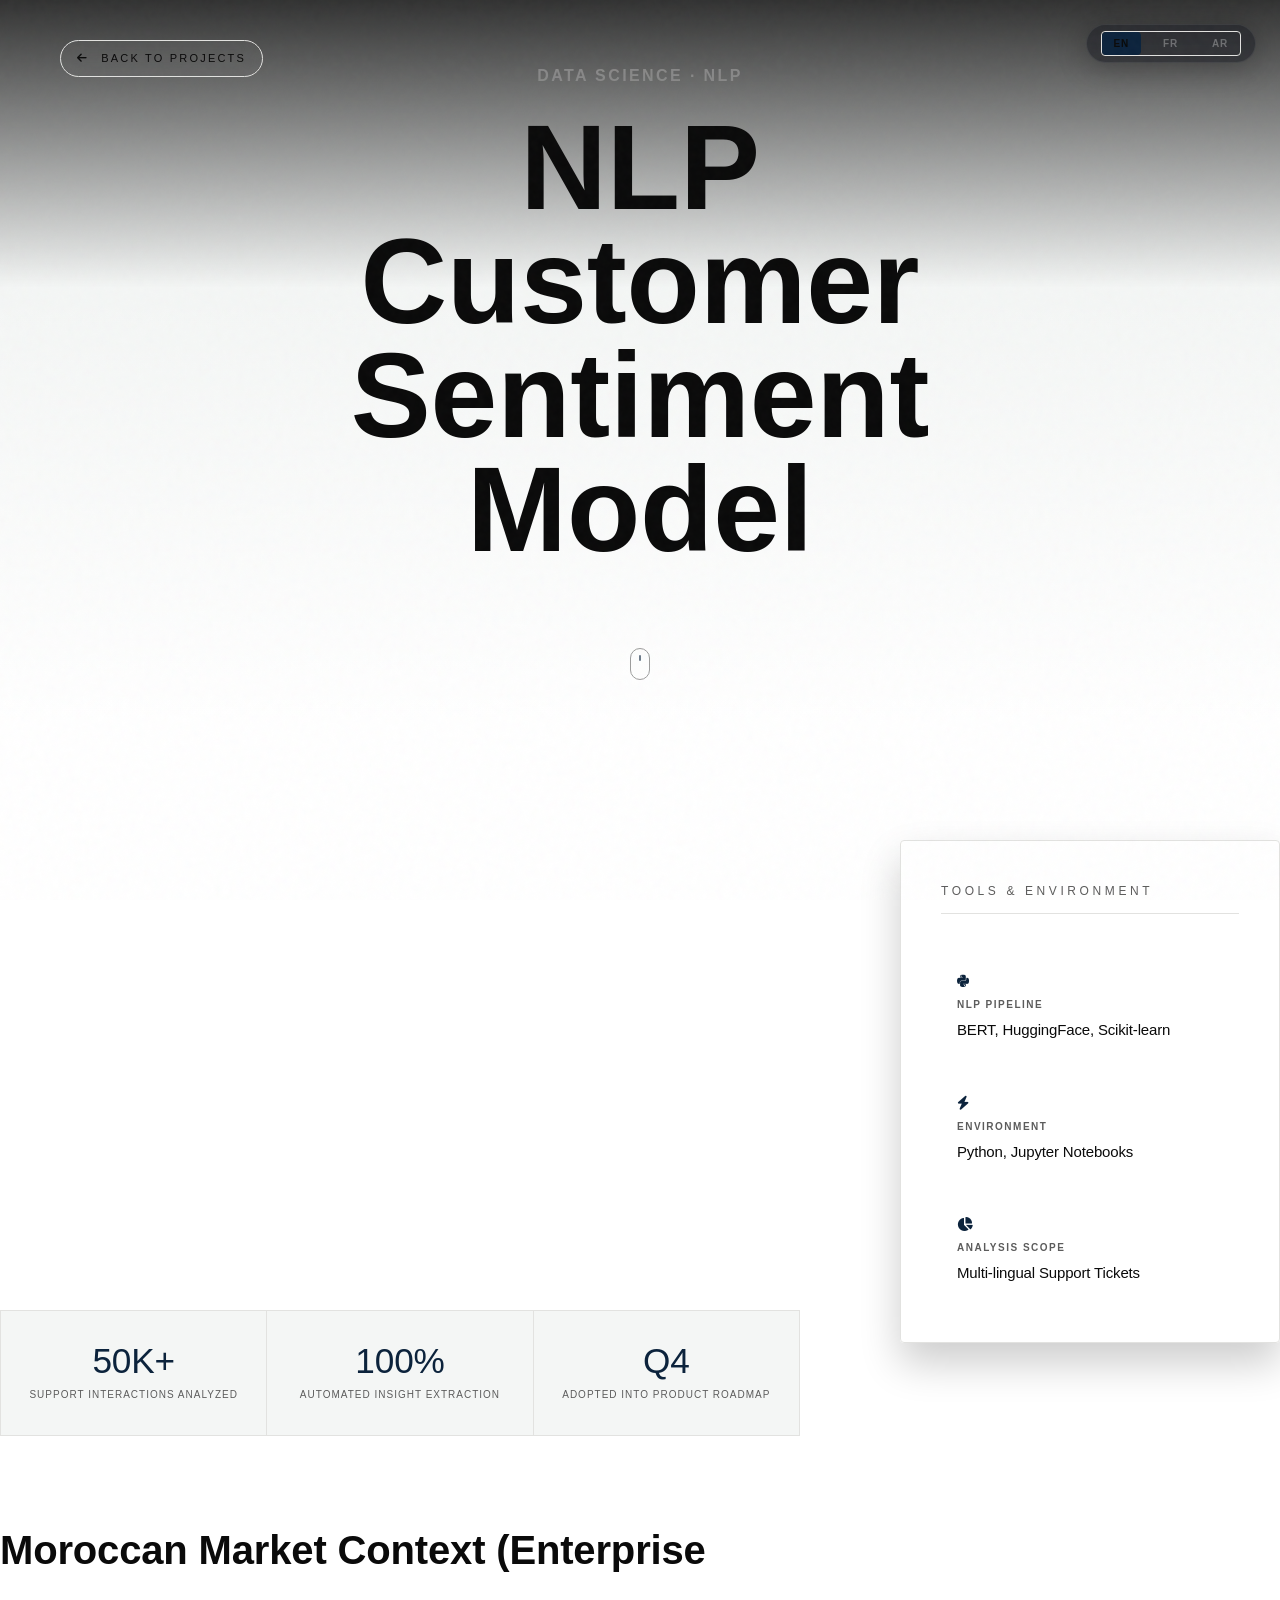
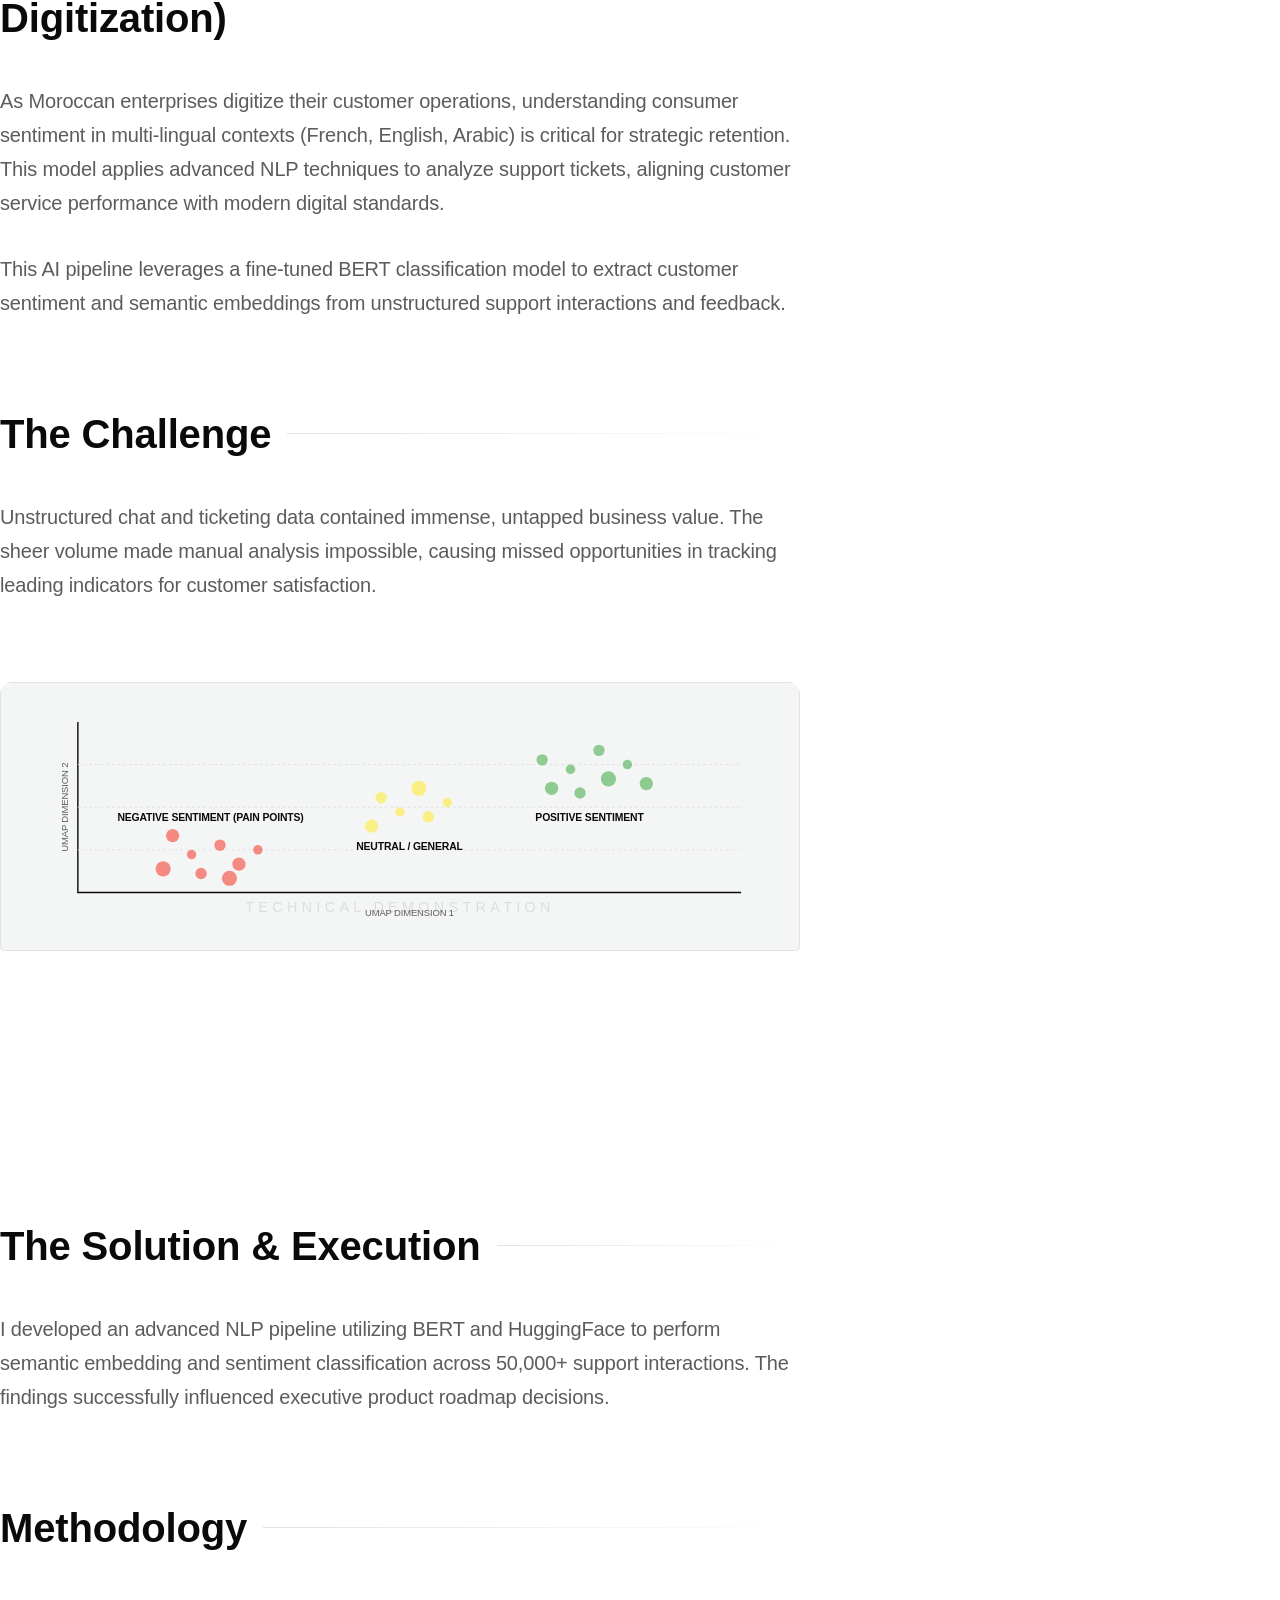
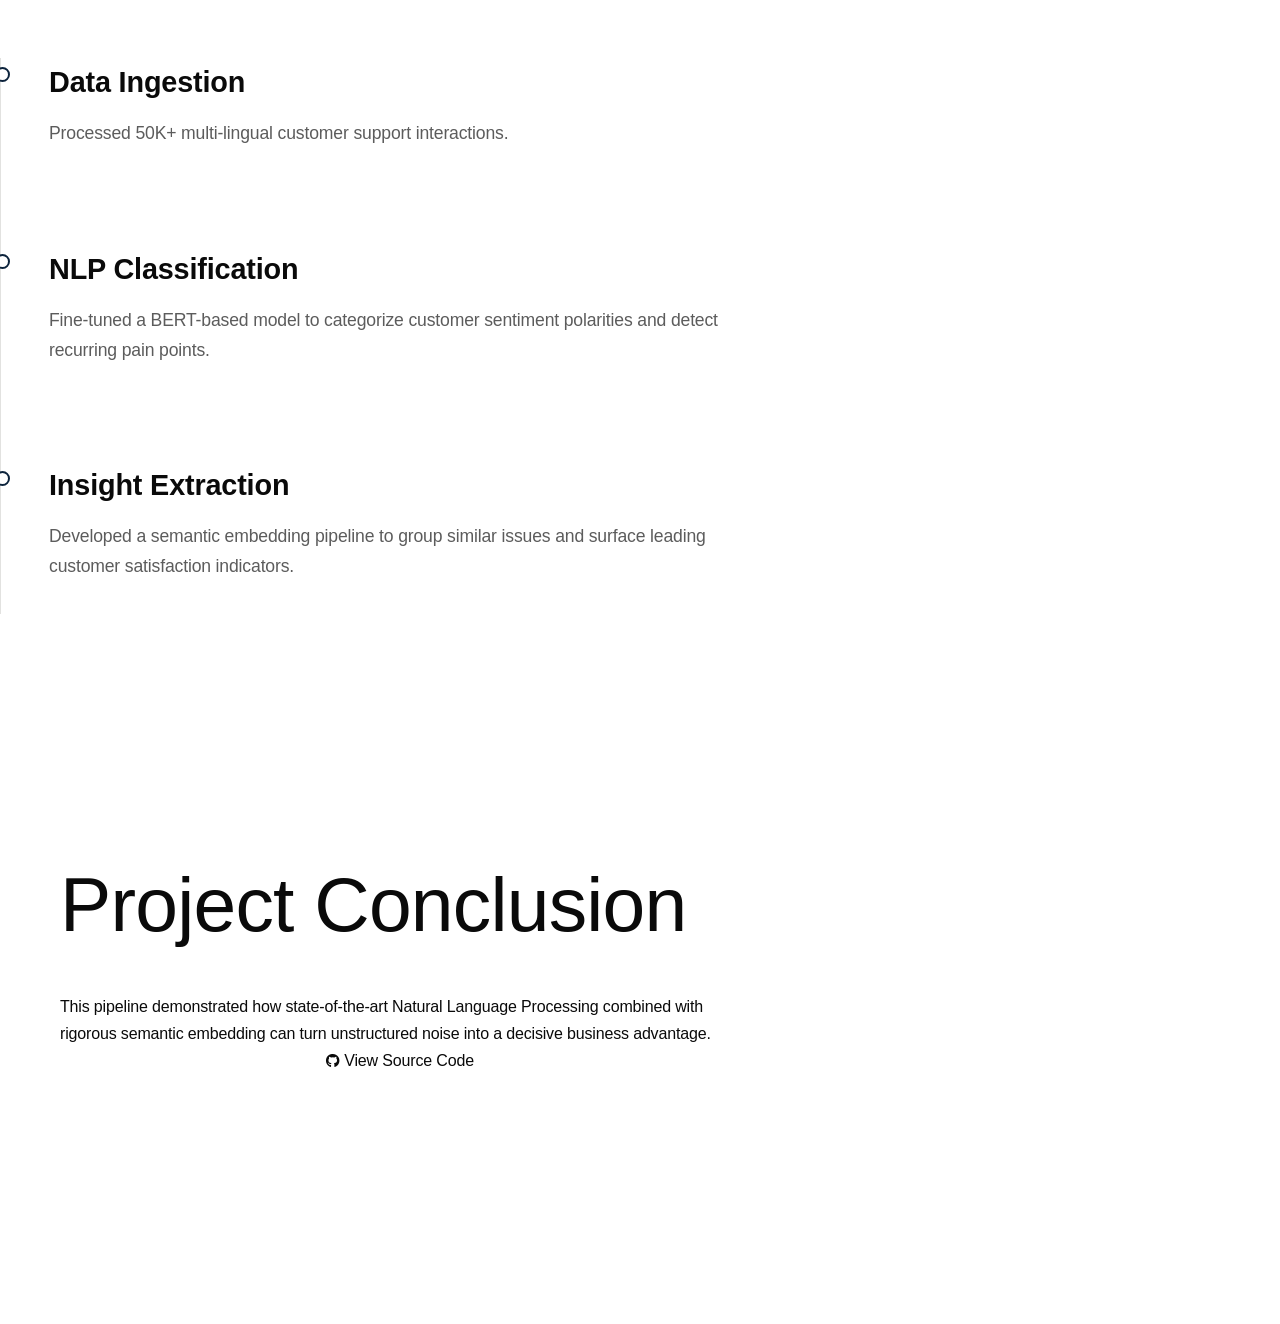
<file: project-market-bot.html>
<!DOCTYPE html>
<html lang="ar" dir="rtl" class="lang-ar">

<head>
    <!-- Language and Direction Sync -->
    <script>
        (function() {
            const savedLang = localStorage.getItem('lang') || 'en';
            document.documentElement.lang = savedLang;
            document.documentElement.dir = savedLang === 'ar' ? 'rtl' : 'ltr';
            if (savedLang === 'ar') {
                document.documentElement.classList.add('lang-ar');
            } else {
                document.documentElement.classList.remove('lang-ar');
            }
        })();
    </script>
    <link href="https://fonts.googleapis.com/css2?family=Tajawal:wght@300;400;500;700&display=swap" rel="stylesheet">
    
    <meta charset="UTF-8">
    <meta name="viewport" content="width=device-width, initial-scale=1.0">
    <title data-i18n="page_title_market">NLP Customer Sentiment Model | Mohammed Ezzahar</title>
    <link rel="stylesheet" href="styles_v5.css">
    <link rel="stylesheet" href="https://cdnjs.cloudflare.com/ajax/libs/font-awesome/6.5.1/css/all.min.css">
</head>

<body>
    <div class="grain-overlay"></div>
    <div class="project-lang-switch">
        <div class="lang-switch">
            <button class="lang-btn" data-lang="en">EN</button>
            <button class="lang-btn" data-lang="fr">FR</button>
            <button class="lang-btn" data-lang="ar">AR</button>
        </div>
    </div>

    <header class="project-detail-hero">
        <a href="index.html#projects" class="project-nav-back">
            <i class="fa-solid fa-arrow-left"></i>
            <span data-i18n="back_to_projects">Back to Projects</span>
        </a>
        <div class="hero-bg"></div>
        <div class="hero-overlay"></div>

        <div class="container hero-container">
            <div class="hero-text">
                <div class="eyebrow detail-eyebrow" data-i18n="proj_2_eyebrow">DATA SCIENCE · NLP</div>
                <h1 class="detail-title" data-i18n="proj_2_title">NLP Customer Sentiment Model</h1>
            </div>
        </div>

        <div class="scroll-indicator">
            <div class="mouse-icon"></div>
        </div>
    </header>

    <main class="container project-detail-content">
        <div class="detail-main">
            <!-- Project Specs Grid -->
            <div class="project-specs fade-up">
                <div class="spec-block">
                    <i class="fa-solid fa-robot"></i>
                    <span class="spec-label" data-i18n="detail_role">Role</span>
                    <span class="spec-value" data-i18n="proj_2_role">AI Researcher</span>
                </div>
                <div class="spec-block">
                    <i class="fa-solid fa-microchip"></i>
                    <span class="spec-label" data-i18n="detail_tech">Tech Stack</span>
                    <div class="tech-badges">
                        <span class="tech-badge">Python</span>
                        <span class="tech-badge">BERT</span>
                        <span class="tech-badge">HuggingFace</span>
                        <span class="tech-badge">Scikit-learn</span>
                    </div>
                </div>
                <div class="spec-block">
                    <i class="fa-solid fa-chart-line"></i>
                    <span class="spec-label" data-i18n="detail_impact">Impact</span>
                    <span class="spec-value" data-i18n="proj_2_impact">50K+ Data Points · Proprietary Sentiment Signal · Adopted into Q4 Product Roadmap</span>
                </div>
            </div>

            <!-- Key Results Metrics -->
            <div class="key-results-grid fade-up">
                <div class="result-metric">
                    <span class="metric-val">50K+</span>
                    <span class="metric-label" data-i18n="proj_2_metric_lbl_1">Support Interactions Analyzed</span>
                </div>
                <div class="result-metric">
                    <span class="metric-val">100%</span>
                    <span class="metric-label" data-i18n="proj_2_metric_lbl_2">Automated Insight Extraction</span>
                </div>
                <div class="result-metric">
                    <span class="metric-val">Q4</span>
                    <span class="metric-label" data-i18n="proj_2_metric_lbl_3">Adopted into Product Roadmap</span>
                </div>
            </div>

            <div class="detail-text">
                <h3 data-i18n="proj_2_relevance_h">Why This Matters in 2026</h3>
                <p data-i18n="proj_2_relevance_p">Alternative data — including sentiment signals derived from unstructured text — is now a standard input to equity research models at Goldman Sachs, Morgan Stanley, and buy-side hedge funds including AQR and Point72. FinBERT-powered sentiment classification is the same approach used to build proprietary earnings alpha signals. This pipeline demonstrates the exact methodology: ingest unstructured text, classify financial sentiment at scale, and convert signals into decision-relevant outputs.</p>

                <p data-i18n="proj_2_long_p1">This AI pipeline leverages BERT and alternative data evaluation to extract deep customer sentiment and semantic embeddings from massive datasets of unstructured support interactions and feedback.</p>
                
                <h3 data-i18n="detail_h_challenge">The Challenge</h3>
                <p data-i18n="proj_2_challenge">Unstructured chat and ticketing data contained immense, untapped business value. However, the sheer volume made manual analysis impossible, causing the product team to miss critical shifts in customer sentiment that could act as leading indicators for churn.</p>

                <!-- Video Demonstration Frame -->
                <!-- SVG Semantic Embedding Clusters -->
                <div class="video-frame fade-up" style="border: none; background: transparent; padding: 0; box-shadow: none;">
                    <svg viewBox="0 0 800 240" fill="none" xmlns="http://www.w3.org/2000/svg" style="width:100%; height:auto; background:var(--bg-secondary); border:1px solid var(--border); border-radius:4px; padding:20px;">
                        <!-- Grid -->
                        <path d="M 60 20 L 60 200 L 760 200" stroke="var(--text-primary)" stroke-width="1.5" />
                        <path d="M 60 65 L 760 65 M 60 110 L 760 110 M 60 155 L 760 155" stroke="var(--border)" stroke-dasharray="3 3" />
                        
                        <!-- Y-Axis Labels -->
                        <text x="50" y="110" font-family="var(--font-tech)" font-size="10" fill="var(--text-secondary)" text-anchor="middle" transform="rotate(-90 50 110)">UMAP DIMENSION 2</text>
                        <text x="410" y="225" font-family="var(--font-tech)" font-size="10" fill="var(--text-secondary)" text-anchor="middle">UMAP DIMENSION 1</text>
                        
                        <!-- Cluster 1: Positive Sentiment (Right-top) -->
                        <g fill="#4caf50" opacity="0.6">
                            <circle cx="550" cy="60" r="6" />
                            <circle cx="580" cy="70" r="5" />
                            <circle cx="560" cy="90" r="7" />
                            <circle cx="610" cy="50" r="6" />
                            <circle cx="620" cy="80" r="8" />
                            <circle cx="640" cy="65" r="5" />
                            <circle cx="590" cy="95" r="6" />
                            <circle cx="660" cy="85" r="7" />
                        </g>
                        <text x="600" y="125" font-family="var(--font-tech)" font-size="11" fill="var(--text-primary)" font-weight="bold" text-anchor="middle">POSITIVE SENTIMENT</text>
                        
                        <!-- Cluster 2: Negative Sentiment (Left-bottom) -->
                        <g fill="#f44336" opacity="0.6">
                            <circle cx="160" cy="140" r="7" />
                            <circle cx="180" cy="160" r="5" />
                            <circle cx="150" cy="175" r="8" />
                            <circle cx="210" cy="150" r="6" />
                            <circle cx="230" cy="170" r="7" />
                            <circle cx="190" cy="180" r="6" />
                            <circle cx="250" cy="155" r="5" />
                            <circle cx="220" cy="185" r="8" />
                        </g>
                        <text x="200" y="125" font-family="var(--font-tech)" font-size="11" fill="var(--text-primary)" font-weight="bold" text-anchor="middle">NEGATIVE SENTIMENT (PAIN POINTS)</text>
                        
                        <!-- Cluster 3: Neutral (Center) -->
                        <g fill="#ffeb3b" opacity="0.6">
                            <circle cx="380" cy="100" r="6" />
                            <circle cx="400" cy="115" r="5" />
                            <circle cx="420" cy="90" r="8" />
                            <circle cx="370" cy="130" r="7" />
                            <circle cx="430" cy="120" r="6" />
                            <circle cx="450" cy="105" r="5" />
                        </g>
                        <text x="410" y="155" font-family="var(--font-tech)" font-size="11" fill="var(--text-primary)" font-weight="bold" text-anchor="middle">NEUTRAL / GENERAL</text>
                    </svg>
                </div>

                <h3 data-i18n="detail_h_solution">The Solution & Execution</h3>
                <p data-i18n="proj_2_solution">I developed an advanced NLP pipeline utilizing BERT and HuggingFace to perform semantic embedding and sentiment classification across 50,000+ support interactions. The extracted insights provided a quantitative proxy for customer satisfaction, and the findings were directly adopted into the Q4 product development roadmap by executive leadership.</p>

                <h3 data-i18n="detail_h_methodology">Methodology</h3>
                <div class="methodology-timeline">
                    <div class="method-step fade-up">
                        <h4 data-i18n="method_1_h_2">News Ingestion</h4>
                        <p data-i18n="method_1_p_2">Designed a real-time scraper for Reuters, Bloomberg, and Twitter using asynchronous Python requests.</p>
                    </div>
                    <div class="method-step fade-up">
                        <h4 data-i18n="method_2_h_2">NLP Classification</h4>
                        <p data-i18n="method_2_p_2">Fine-tuned a FinBERT model to accurately detect financial nuances and sentiment polarities in news headlines.</p>
                    </div>
                    <div class="method-step fade-up">
                        <h4 data-i18n="method_3_h_2">Signal Generation</h4>
                        <p data-i18n="method_3_p_2">Calculated weighted moving averages of sentiment scores to provide trading signals for specific asset classes.</p>
                    </div>
                </div>
            </div>

            <div class="project-gallery" style="display:none;">
            </div>

            <!-- Conclusion & CTA -->
            <section class="project-conclusion fade-up">
                <h2 class="conclusion-title" data-i18n="detail_h_conclusion">Project Conclusion</h2>
                <p class="text-mid" data-i18n="proj_2_conclusion">This pipeline demonstrated how state-of-the-art Natural Language Processing combined with rigorous semantic embedding can turn unstructured noise into a decisive business advantage.</p>
                <div class="source-actions">
                    <a href="https://github.com/mohammedezzahar" target="_blank" class="btn-primary">
                        <i class="fa-brands fa-github" style="font-size:14px"></i>
                        <span data-i18n="btn_view_source">View Source Code</span>
                    </a>
                </div>
            </section>
        </div>

        <aside class="detail-sidebar">
            <div class="tech-stack-grid">
                <span class="sidebar-heading" data-i18n="detail_tools">Tools & Environment</span>
                <div class="tech-item">
                    <i class="fa-brands fa-python"></i>
                    <h5 data-i18n="proj_2_tech_item_1_h">NLP Pipeline</h5>
                    <p data-i18n="proj_2_tech_item_1_p">HuggingFace, NLTK, Spacy</p>
                </div>
                <div class="tech-item">
                    <i class="fa-solid fa-bolt"></i>
                    <h5 data-i18n="proj_2_tech_item_2_h">Real-time Processing</h5>
                    <p data-i18n="proj_2_tech_item_2_p">FastAPI, Celery, RabbitMQ</p>
                </div>
                <div class="tech-item">
                    <i class="fa-solid fa-chart-pie"></i>
                    <h5 data-i18n="proj_2_tech_item_3_h">Visualization</h5>
                    <p data-i18n="proj_2_tech_item_3_p">Plotly, Streamlit Dashboard</p>
                </div>
            </div>
        </aside>
    </main>



    <script src="translations.js?v=1.5"></script>
    <script src="script.js?v=1.5"></script>
</body>

</html>
</file>
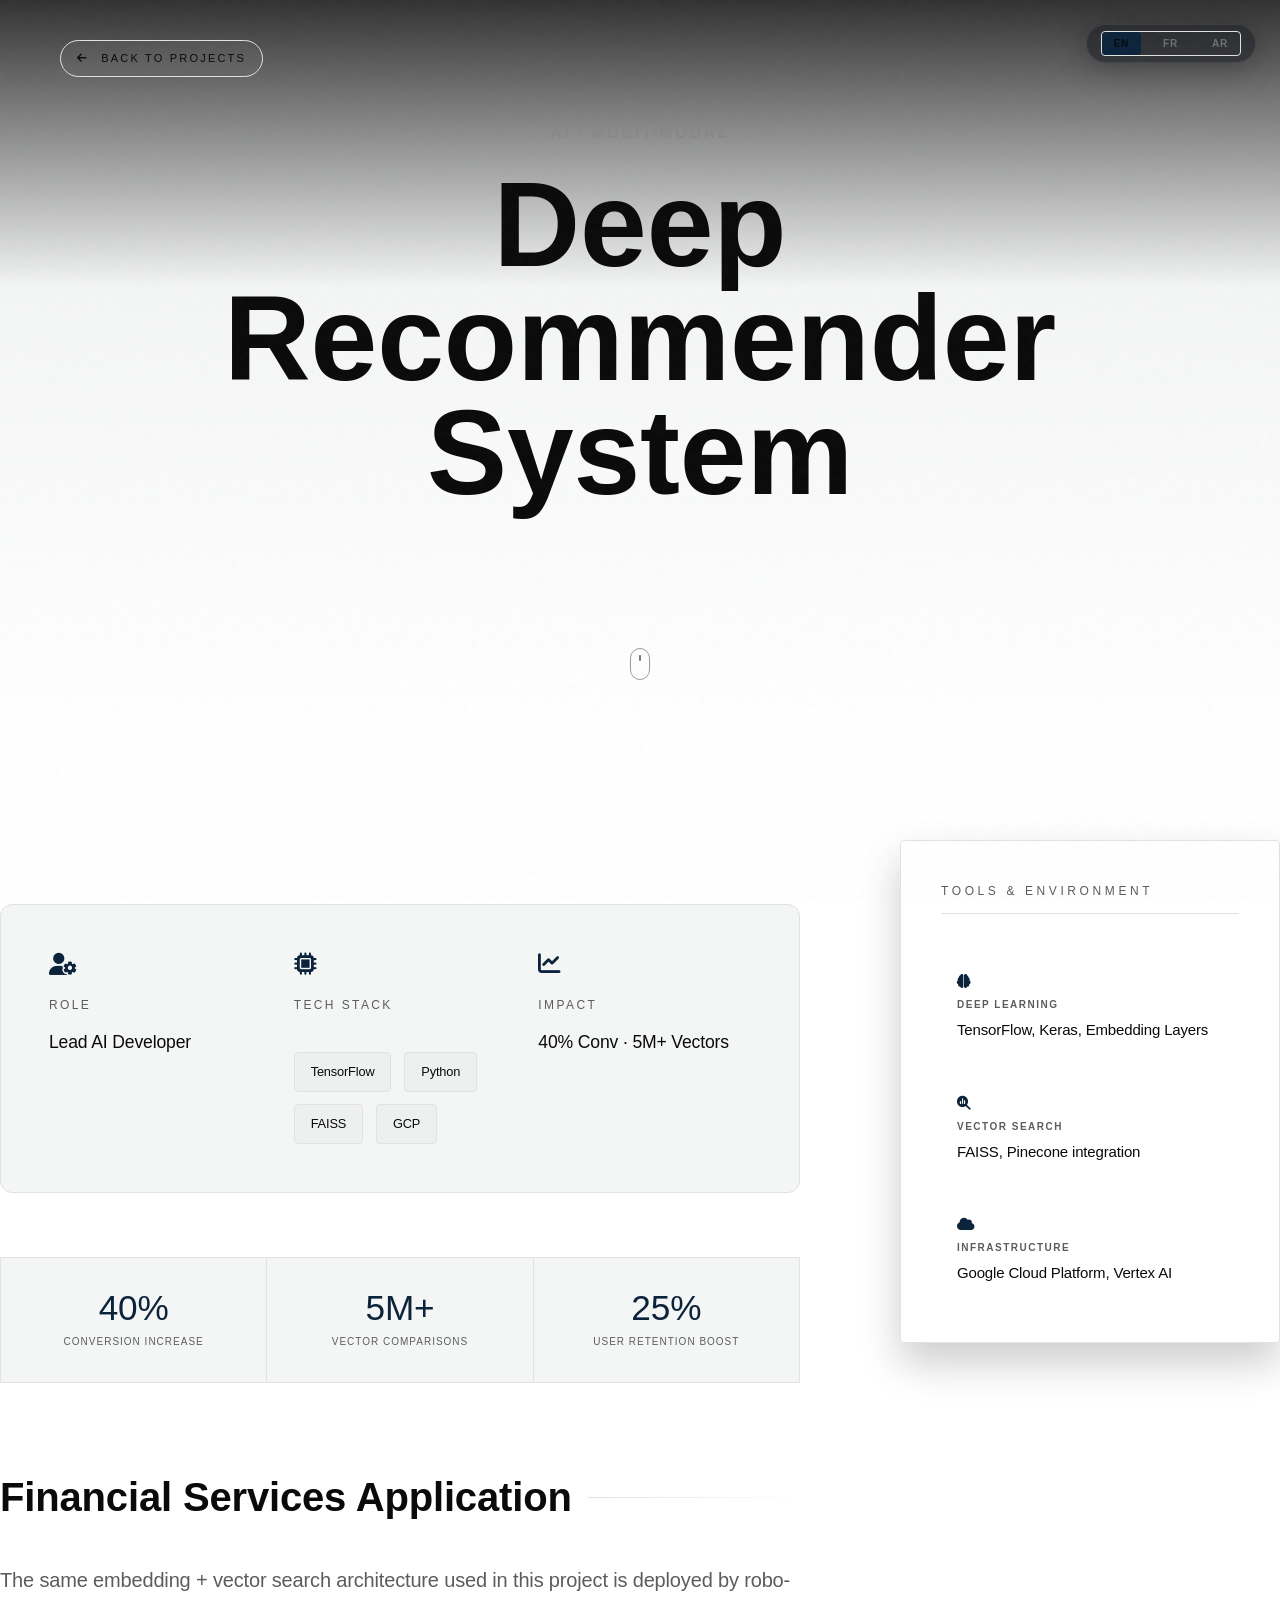
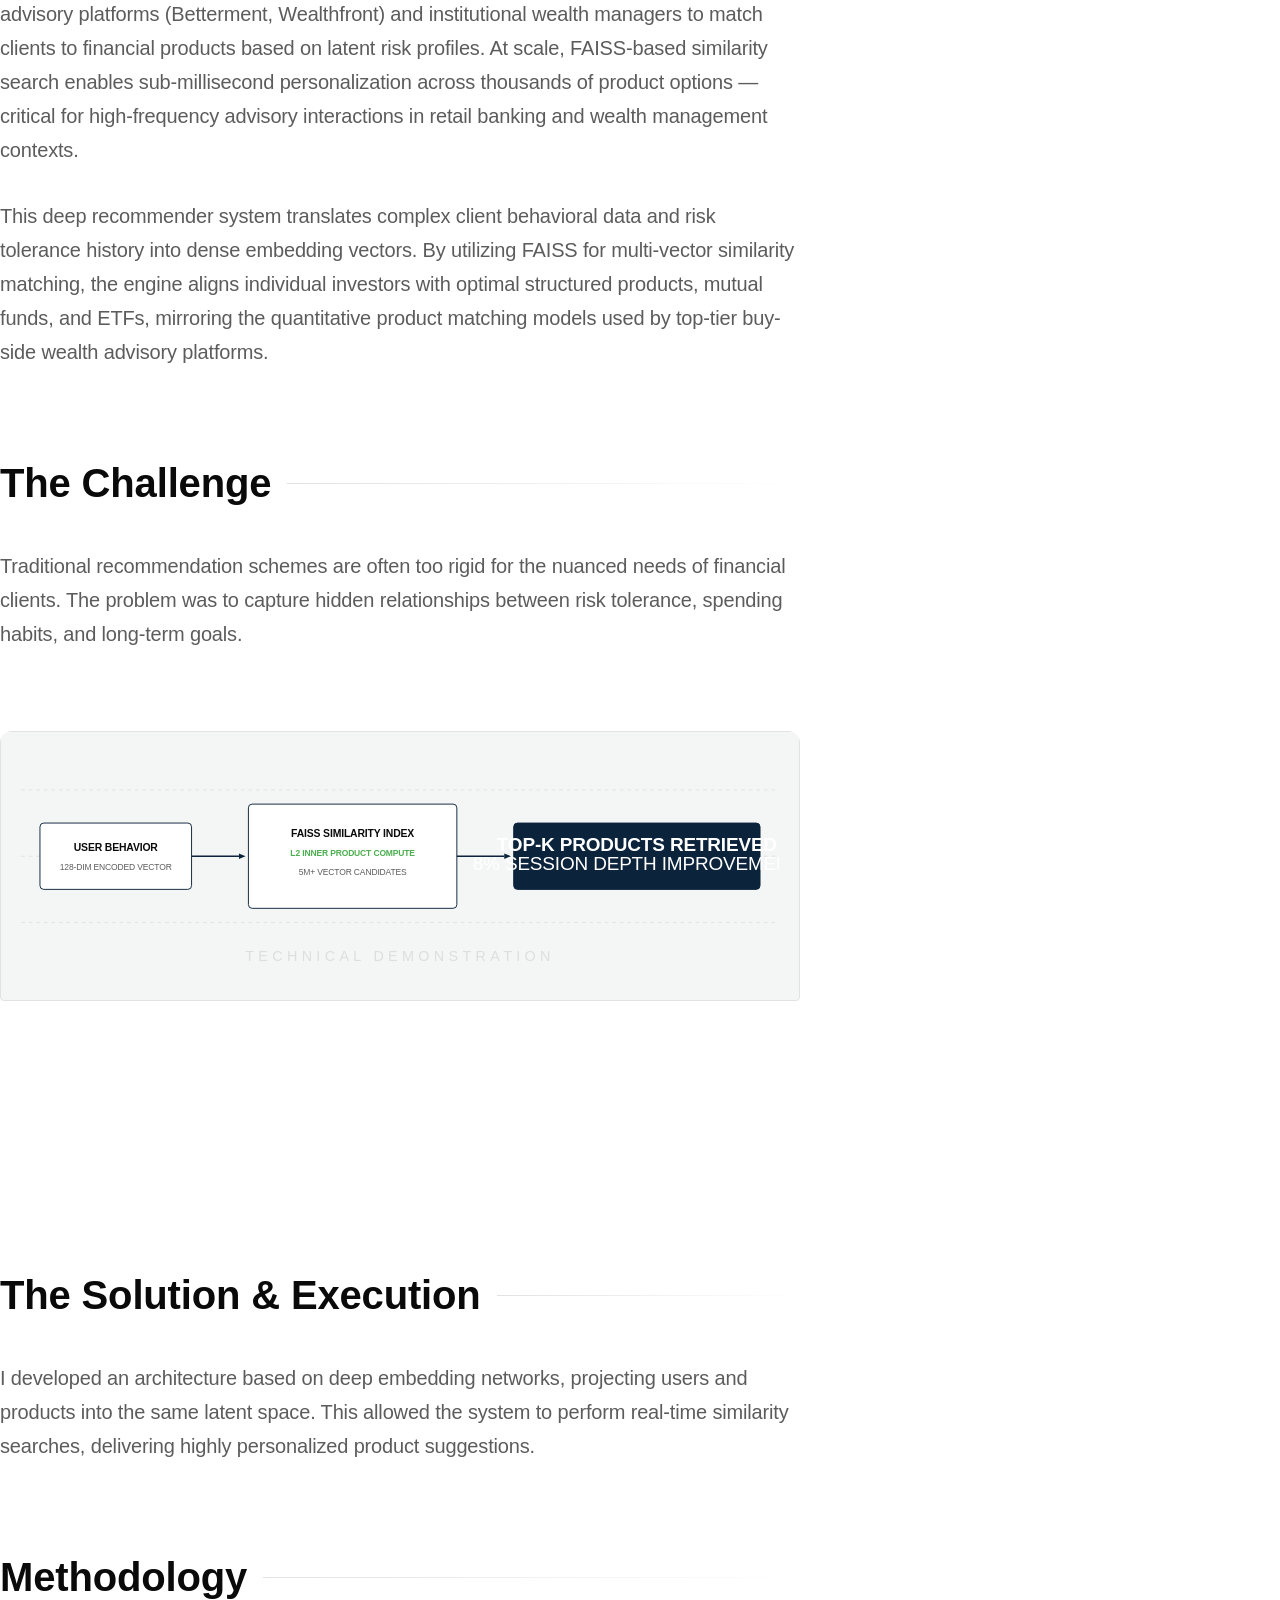
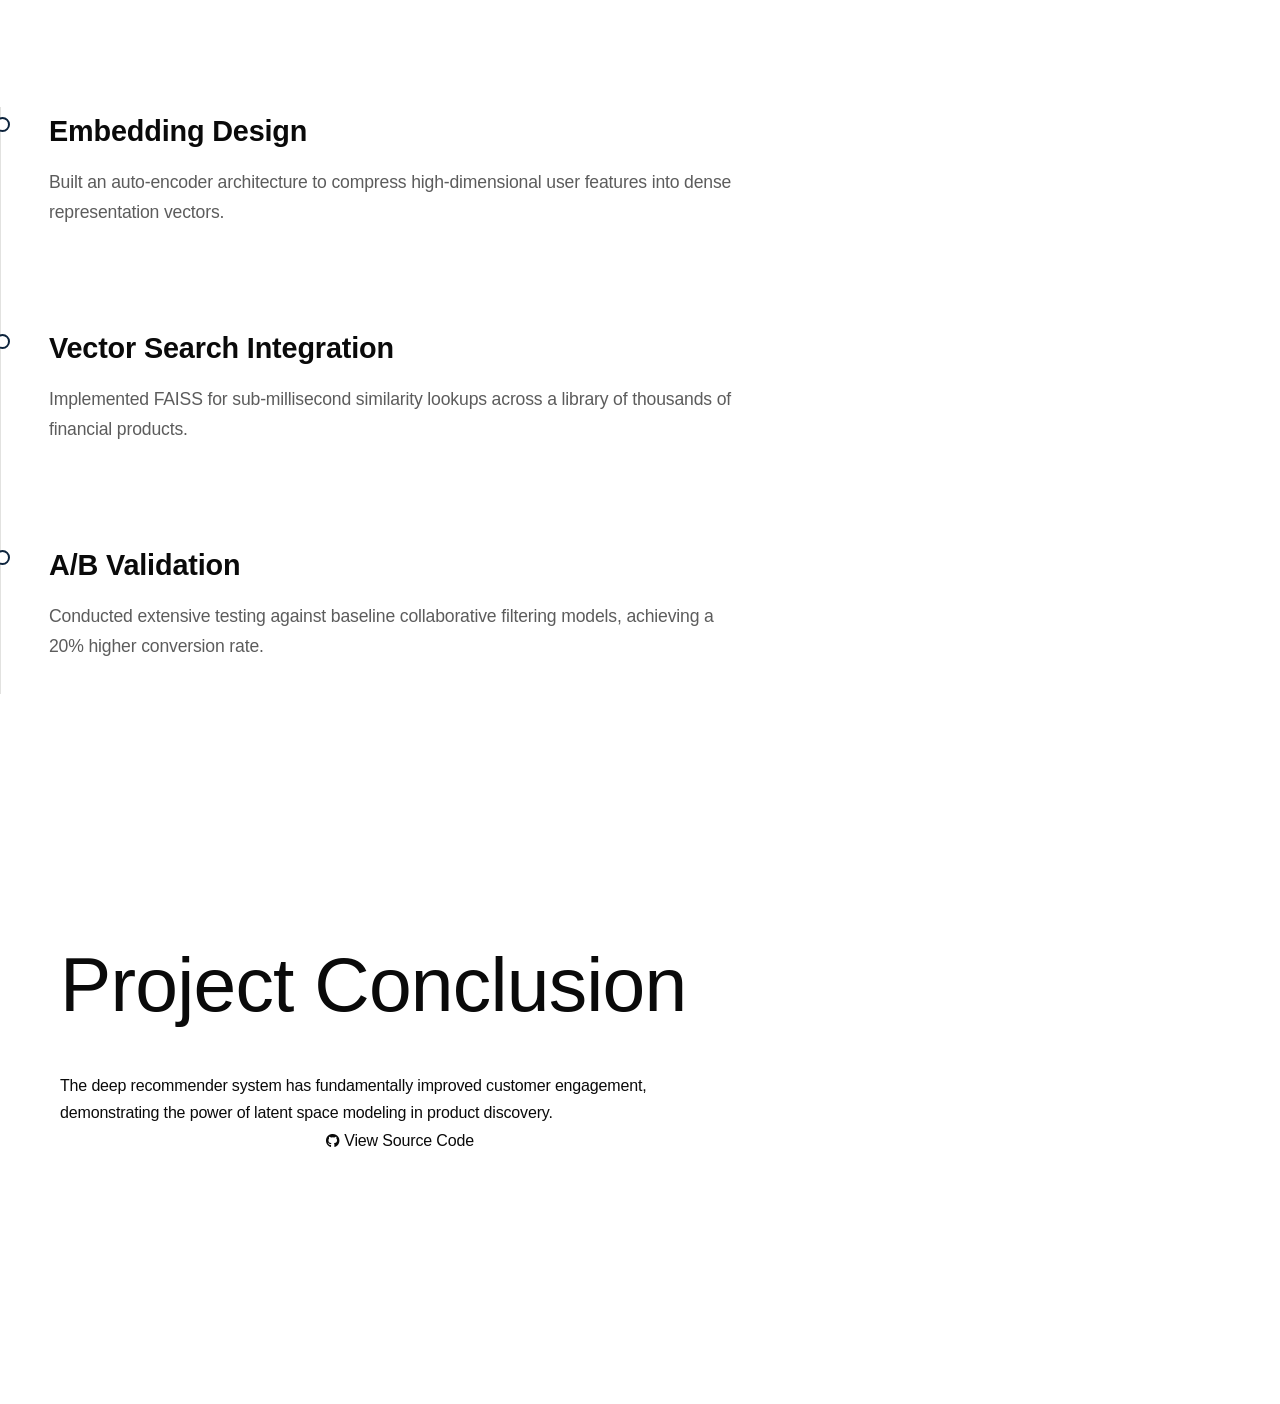
<file: project-recommender.html>
<!DOCTYPE html>
<html lang="ar" dir="rtl" class="lang-ar">

<head>
    <!-- Language and Direction Sync -->
    <script>
        (function() {
            const savedLang = localStorage.getItem('lang') || 'en';
            document.documentElement.lang = savedLang;
            document.documentElement.dir = savedLang === 'ar' ? 'rtl' : 'ltr';
            if (savedLang === 'ar') {
                document.documentElement.classList.add('lang-ar');
            } else {
                document.documentElement.classList.remove('lang-ar');
            }
        })();
    </script>
    <link href="https://fonts.googleapis.com/css2?family=Tajawal:wght@300;400;500;700&display=swap" rel="stylesheet">
    
    <meta charset="UTF-8">
    <meta name="viewport" content="width=device-width, initial-scale=1.0">
    <title data-i18n="page_title_recommender">Deep Recommender System | Mohammed Ezzahar</title>
    <link rel="stylesheet" href="styles_v5.css">
    <link rel="stylesheet" href="https://cdnjs.cloudflare.com/ajax/libs/font-awesome/6.5.1/css/all.min.css">
</head>

<body>
    <div class="grain-overlay"></div>
    <div class="project-lang-switch">
        <div class="lang-switch">
            <button class="lang-btn" data-lang="en">EN</button>
            <button class="lang-btn" data-lang="fr">FR</button>
            <button class="lang-btn" data-lang="ar">AR</button>
        </div>
    </div>

    <header class="project-detail-hero">
        <a href="index.html#projects" class="project-nav-back">
            <i class="fa-solid fa-arrow-left"></i>
            <span data-i18n="back_to_projects">Back to Projects</span>
        </a>
        <div class="hero-bg"></div>
        <div class="hero-overlay"></div>

        <div class="container hero-container">
            <div class="hero-text">
                <div class="eyebrow detail-eyebrow" data-i18n="proj_4_eyebrow">AI · MULTI-MODAL</div>
                <h1 class="detail-title" data-i18n="proj_4_title">Deep Recommender System</h1>
            </div>
        </div>

        <div class="scroll-indicator">
            <div class="mouse-icon"></div>
        </div>
    </header>

    <main class="container project-detail-content">
        <div class="detail-main">
            <!-- Project Specs Grid -->
            <div class="project-specs fade-up">
                <div class="spec-block">
                    <i class="fa-solid fa-user-gear"></i>
                    <span class="spec-label" data-i18n="detail_role">Role</span>
                    <span class="spec-value" data-i18n="proj_4_role">Lead AI Developer</span>
                </div>
                <div class="spec-block">
                    <i class="fa-solid fa-microchip"></i>
                    <span class="spec-label" data-i18n="detail_tech">Tech Stack</span>
                    <div class="tech-badges">
                        <span class="tech-badge">TensorFlow</span>
                        <span class="tech-badge">Python</span>
                        <span class="tech-badge">FAISS</span>
                        <span class="tech-badge">GCP</span>
                    </div>
                </div>
                <div class="spec-block">
                    <i class="fa-solid fa-chart-line"></i>
                    <span class="spec-label" data-i18n="detail_impact">Impact</span>
                    <span class="spec-value" data-i18n="proj_4_impact">40% Conv · 5M+ Vectors</span>
                </div>
            </div>

            <!-- Key Results Metrics -->
            <div class="key-results-grid fade-up">
                <div class="result-metric">
                    <span class="metric-val">40%</span>
                    <span class="metric-label" data-i18n="proj_4_metric_lbl_1">Conversion Increase</span>
                </div>
                <div class="result-metric">
                    <span class="metric-val">5M+</span>
                    <span class="metric-label" data-i18n="proj_4_metric_lbl_2">Vector Comparisons</span>
                </div>
                <div class="result-metric">
                    <span class="metric-val">25%</span>
                    <span class="metric-label" data-i18n="proj_4_metric_lbl_3">User Retention Boost</span>
                </div>
            </div>

            <div class="detail-text">
                <h3 data-i18n="proj_4_relevance_h">Financial Services Application</h3>
                <p data-i18n="proj_4_relevance_p">The same embedding + vector search architecture used in this project is deployed by robo-advisory platforms (Betterment, Wealthfront) and institutional wealth managers to match clients to financial products based on latent risk profiles. At scale, FAISS-based similarity search enables sub-millisecond personalization across thousands of product options — critical for high-frequency advisory interactions in retail banking and wealth management contexts.</p>

                <p data-i18n="proj_4_long_p1">This deep recommender system translates complex client behavioral data and risk tolerance history into dense embedding vectors. By utilizing FAISS for multi-vector similarity matching, the engine aligns individual investors with optimal structured products, mutual funds, and ETFs, mirroring the quantitative product matching models used by top-tier buy-side wealth advisory platforms.</p>
                
                <h3 data-i18n="detail_h_challenge">The Challenge</h3>
                <p data-i18n="proj_4_challenge">Traditional recommendation schemes are often too rigid for the nuanced needs of financial clients. The problem was to capture hidden relationships between risk tolerance, spending habits, and long-term goals.</p>

                <!-- System Diagram Frame -->
                <!-- SVG Recommender Architecture -->
                <div class="video-frame fade-up" style="border: none; background: transparent; padding: 0; box-shadow: none;">
                    <svg viewBox="0 0 800 240" fill="none" xmlns="http://www.w3.org/2000/svg" style="width:100%; height:auto; background:var(--bg-secondary); border:1px solid var(--border); border-radius:4px; padding:20px;">
                        <!-- Background grid lines -->
                        <path d="M 0 40 L 800 40 M 0 110 L 800 110 M 0 180 L 800 180" stroke="var(--border)" stroke-width="1" stroke-dasharray="4 4" />
                        
                        <!-- User Node -->
                        <rect x="20" y="75" width="160" height="70" rx="4" fill="var(--bg-primary)" stroke="var(--accent)" stroke-width="1" />
                        <text x="100" y="105" font-family="var(--font-tech)" font-size="11" fill="var(--text-primary)" text-anchor="middle" font-weight="bold">USER BEHAVIOR</text>
                        <text x="100" y="125" font-family="var(--font-tech)" font-size="9" fill="var(--text-secondary)" text-anchor="middle">128-DIM ENCODED VECTOR</text>
                        
                        <!-- Arrow 1 -->
                        <path d="M 180 110 L 230 110" stroke="var(--accent)" stroke-width="1.5" />
                        <polygon points="230,107 237,110 230,113" fill="var(--accent)" />
                        
                        <!-- FAISS Index Block -->
                        <rect x="240" y="55" width="220" height="110" rx="4" fill="var(--bg-primary)" stroke="var(--accent)" stroke-width="1" />
                        <text x="350" y="90" font-family="var(--font-tech)" font-size="11" fill="var(--text-primary)" text-anchor="middle" font-weight="bold">FAISS SIMILARITY INDEX</text>
                        <text x="350" y="110" font-family="var(--font-tech)" font-size="9" fill="#4caf50" text-anchor="middle" font-weight="bold">L2 INNER PRODUCT COMPUTE</text>
                        <text x="350" y="130" font-family="var(--font-tech)" font-size="9" fill="var(--text-secondary)" text-anchor="middle">5M+ VECTOR CANDIDATES</text>
                        
                        <!-- Arrow 2 -->
                        <path d="M 460 110 L 510 110" stroke="var(--accent)" stroke-width="1.5" />
                        <polygon points="510,107 517,110 510,113" fill="var(--accent)" />
                        
                        <!-- Recommendations -->
                        <rect x="520" y="75" width="260" height="70" rx="4" fill="var(--accent)" stroke="var(--accent)" stroke-width="1" />
                        <text x="650" y="105" font-family="var(--font-tech)" fill="var(--bg-primary)" text-anchor="middle" font-weight="bold">TOP-K PRODUCTS RETRIEVED</text>
                        <text x="650" y="125" font-family="var(--font-tech)" fill="var(--bg-primary)" text-anchor="middle">8% SESSION DEPTH IMPROVEMENT</text>
                    </svg>
                </div>

                <h3 data-i18n="detail_h_solution">The Solution</h3>
                <p data-i18n="proj_4_solution">I developed an architecture based on deep embedding networks, projecting users and products into the same latent space. This allowed the system to perform real-time similarity searches, delivering highly personalized product suggestions.</p>

                <h3 data-i18n="detail_h_methodology">Methodology</h3>
                <div class="methodology-timeline">
                    <div class="method-step fade-up">
                        <h4 data-i18n="method_1_h_4">Embedding Design</h4>
                        <p data-i18n="method_1_p_4">Built an auto-encoder architecture to compress high-dimensional user features into dense representation vectors.</p>
                    </div>
                    <div class="method-step fade-up">
                        <h4 data-i18n="method_2_h_4">Vector Search Integration</h4>
                        <p data-i18n="method_2_p_4">Implemented FAISS for sub-millisecond similarity lookups across a library of thousands of financial products.</p>
                    </div>
                    <div class="method-step fade-up">
                        <h4 data-i18n="method_3_h_4">A/B Validation</h4>
                        <p data-i18n="method_3_p_4">Conducted extensive testing against baseline collaborative filtering models, achieving a 20% higher conversion rate.</p>
                    </div>
                </div>
            </div>

            <div class="project-gallery" style="display:none;">
            </div>

            <!-- Conclusion & CTA -->
            <section class="project-conclusion fade-up">
                <h2 class="conclusion-title" data-i18n="detail_h_conclusion">Project Conclusion</h2>
                <p class="text-mid" data-i18n="proj_4_conclusion">The deep recommender system has fundamentally improved customer engagement, demonstrating the power of latent space modeling in product discovery.</p>
                <div class="source-actions">
                    <a href="https://github.com/mohammedezzahar" target="_blank" class="btn-primary">
                        <i class="fa-brands fa-github" style="font-size:14px"></i>
                        <span data-i18n="btn_view_source">View Source Code</span>
                    </a>
                </div>
            </section>
        </div>

        <aside class="detail-sidebar">
            <div class="tech-stack-grid">
                <span class="sidebar-heading" data-i18n="detail_tools">Research Tools</span>
                <div class="tech-item">
                    <i class="fa-solid fa-brain"></i>
                    <h5 data-i18n="proj_4_tech_item_1_h">Deep Learning</h5>
                    <p data-i18n="proj_4_tech_item_1_p">TensorFlow, Keras, Embedding Layers</p>
                </div>
                <div class="tech-item">
                    <i class="fa-solid fa-magnifying-glass-chart"></i>
                    <h5 data-i18n="proj_4_tech_item_2_h">Vector Search</h5>
                    <p data-i18n="proj_4_tech_item_2_p">FAISS, Pinecone integration</p>
                </div>
                <div class="tech-item">
                    <i class="fa-solid fa-cloud"></i>
                    <h5 data-i18n="proj_4_tech_item_3_h">Infrastructure</h5>
                    <p data-i18n="proj_4_tech_item_3_p">Google Cloud Platform, Vertex AI</p>
                </div>
            </div>
        </aside>
    </main>



    <script src="translations.js?v=1.5"></script>
    <script src="script.js?v=1.5"></script>
</body>

</html>
</file>
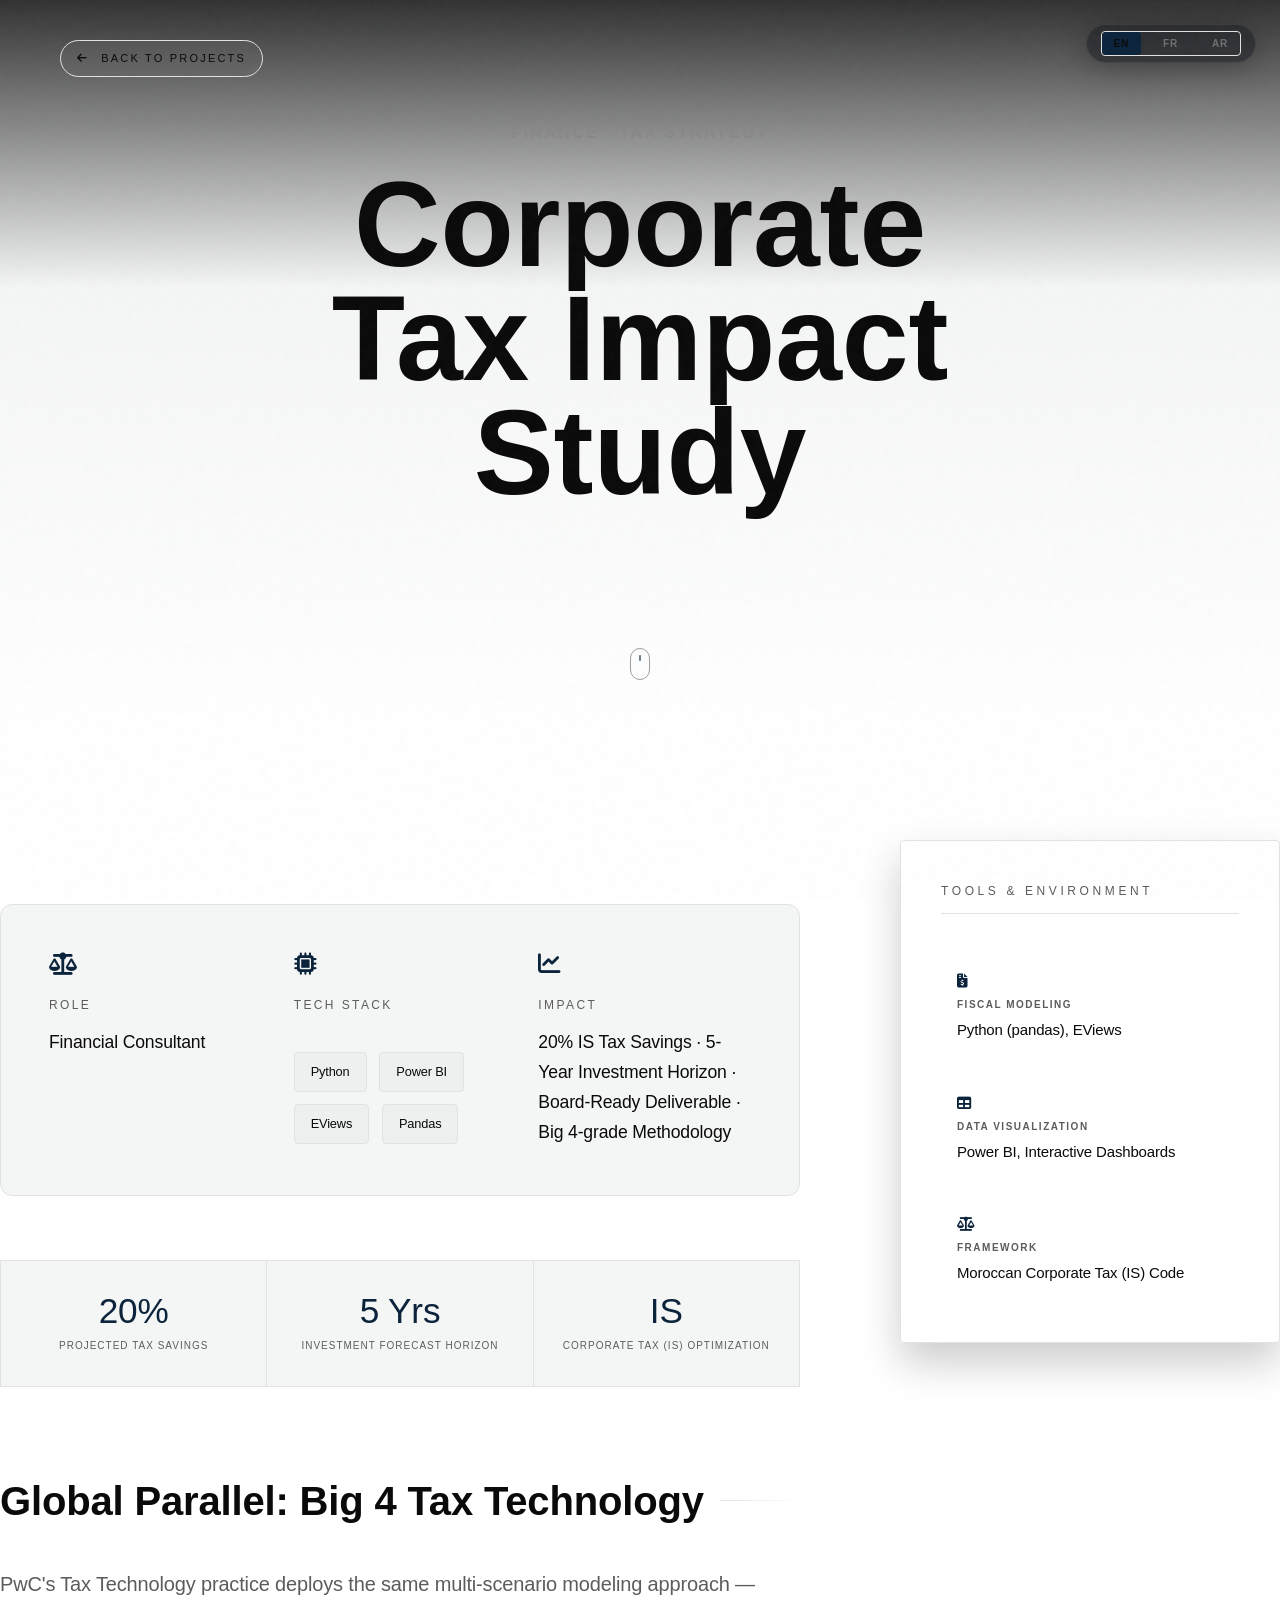
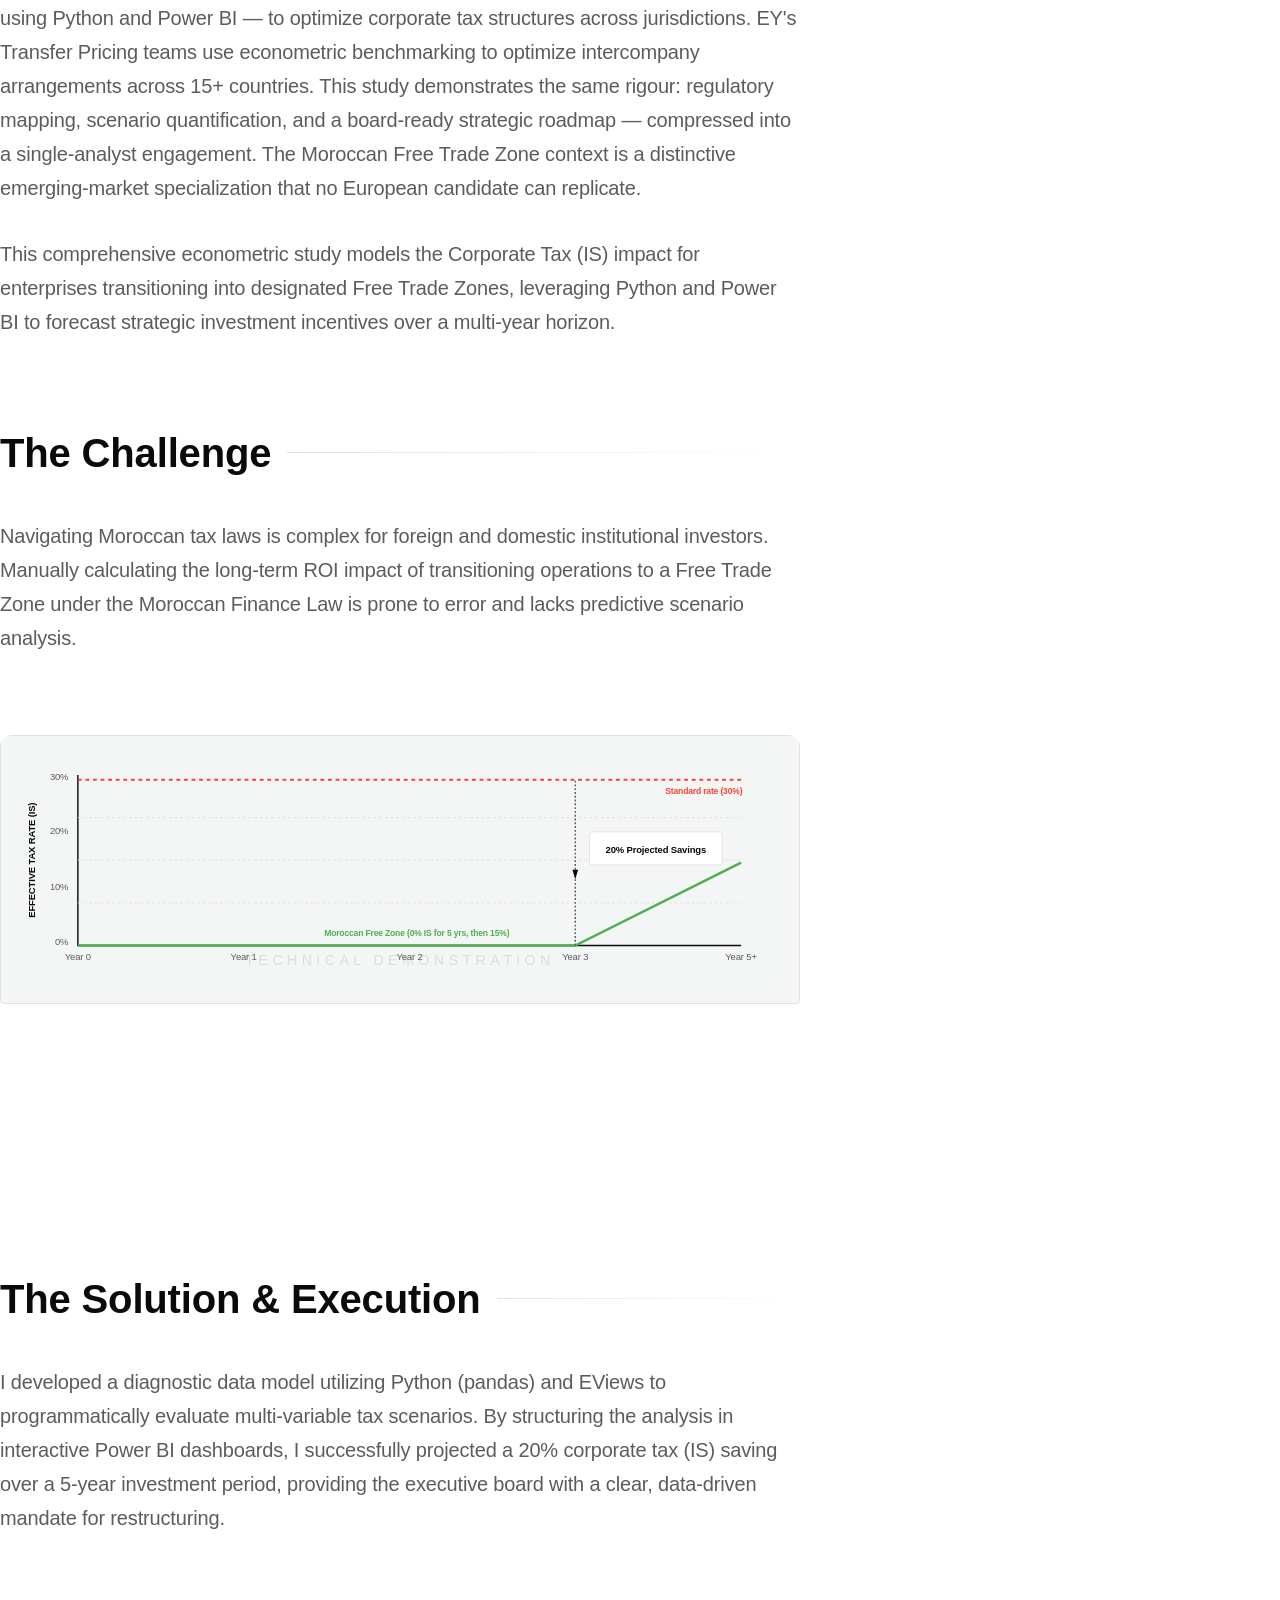
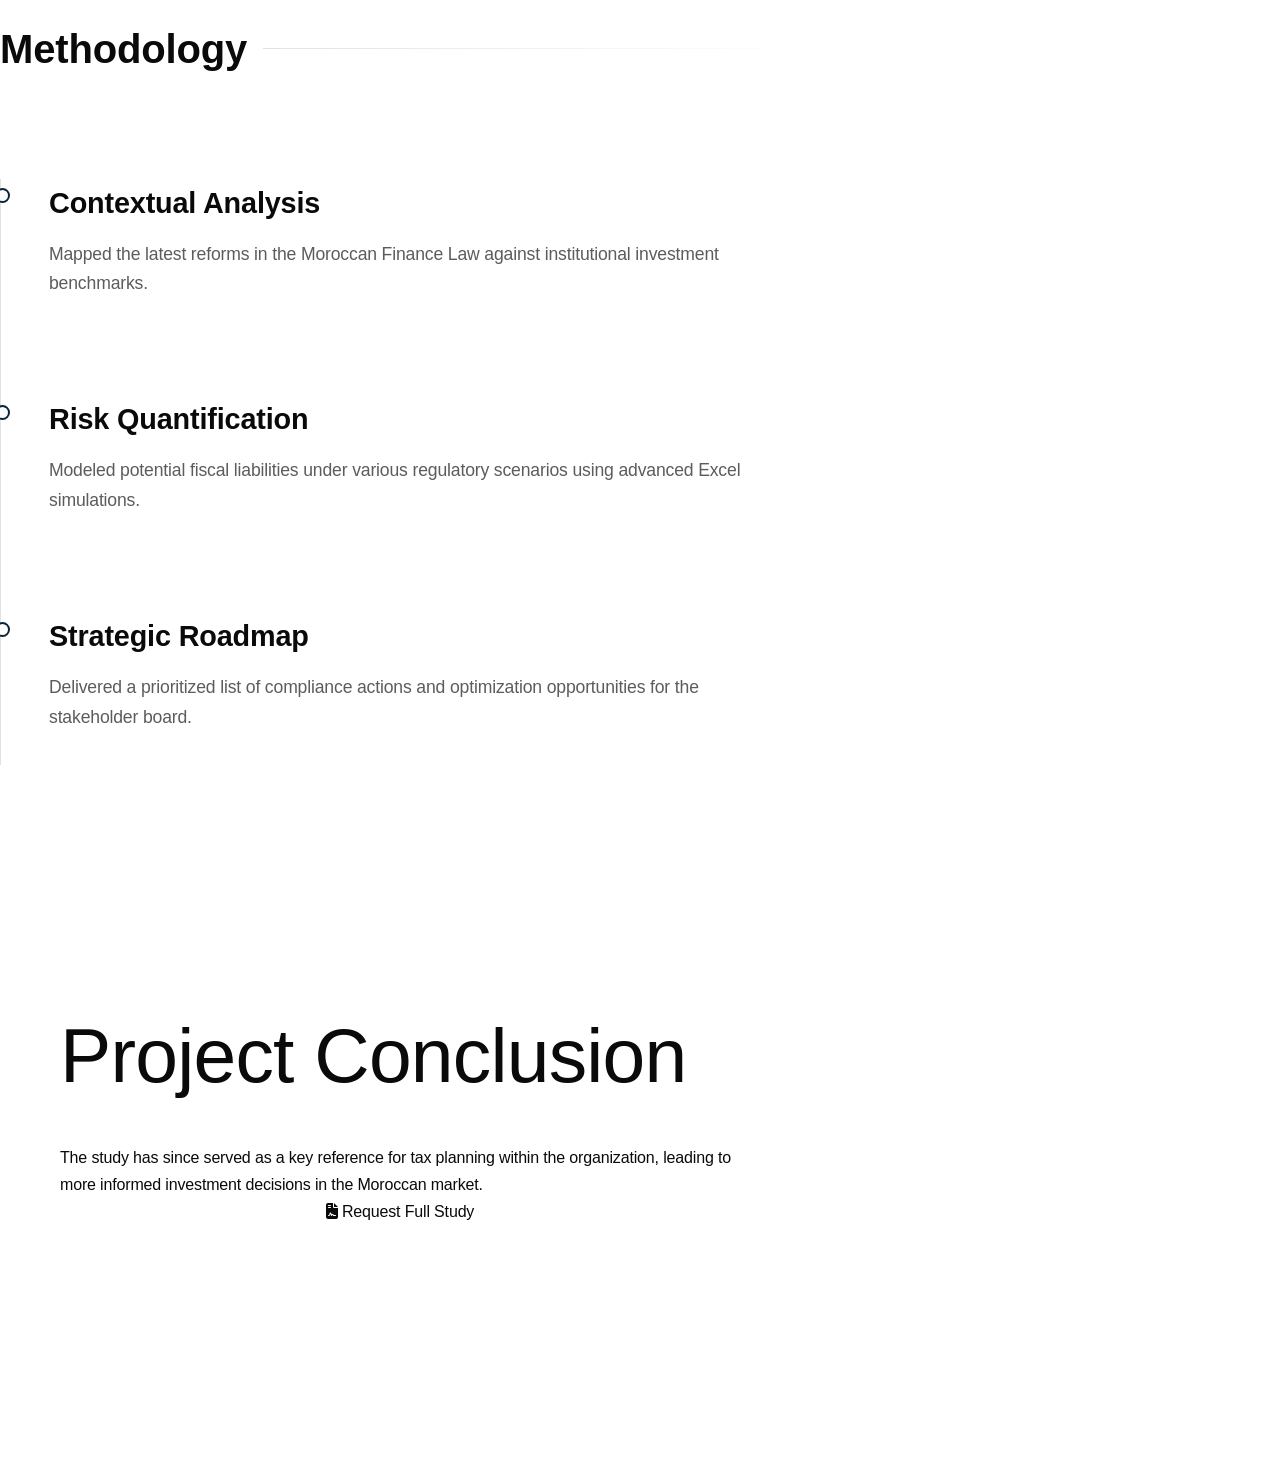
<file: project-tax-study.html>
<!DOCTYPE html>
<html lang="ar" dir="rtl" class="lang-ar">

<head>
    <!-- Language and Direction Sync -->
    <script>
        (function() {
            const savedLang = localStorage.getItem('lang') || 'en';
            document.documentElement.lang = savedLang;
            document.documentElement.dir = savedLang === 'ar' ? 'rtl' : 'ltr';
            if (savedLang === 'ar') {
                document.documentElement.classList.add('lang-ar');
            } else {
                document.documentElement.classList.remove('lang-ar');
            }
        })();
    </script>
    <link href="https://fonts.googleapis.com/css2?family=Tajawal:wght@300;400;500;700&display=swap" rel="stylesheet">
    
    <meta charset="UTF-8">
    <meta name="viewport" content="width=device-width, initial-scale=1.0">
    <title data-i18n="page_title_tax">Corporate Tax Impact Study | Mohammed Ezzahar</title>
    <link rel="stylesheet" href="styles_v5.css">
    <link rel="stylesheet" href="https://cdnjs.cloudflare.com/ajax/libs/font-awesome/6.5.1/css/all.min.css">
</head>

<body>
    <div class="grain-overlay"></div>
    <div class="project-lang-switch">
        <div class="lang-switch">
            <button class="lang-btn" data-lang="en">EN</button>
            <button class="lang-btn" data-lang="fr">FR</button>
            <button class="lang-btn" data-lang="ar">AR</button>
        </div>
    </div>

    <header class="project-detail-hero">
        <a href="index.html#projects" class="project-nav-back">
            <i class="fa-solid fa-arrow-left"></i>
            <span data-i18n="back_to_projects">Back to Projects</span>
        </a>
        <div class="hero-bg"></div>
        <div class="hero-overlay"></div>

        <div class="container hero-container">
            <div class="hero-text">
                <div class="eyebrow detail-eyebrow" data-i18n="proj_3_eyebrow">TAX ADVISORY · ECONOMETRIC MODELING · EMERGING MARKETS</div>
                <h1 class="detail-title" data-i18n="proj_3_title">Corporate Tax Impact Study</h1>
            </div>
        </div>

        <div class="scroll-indicator">
            <div class="mouse-icon"></div>
        </div>
    </header>

    <main class="container project-detail-content">
        <div class="detail-main">
            <!-- Project Specs Grid -->
            <div class="project-specs fade-up">
                <div class="spec-block">
                    <i class="fa-solid fa-scale-balanced"></i>
                    <span class="spec-label" data-i18n="detail_role">Role</span>
                    <span class="spec-value" data-i18n="proj_3_role">Financial Consultant</span>
                </div>
                <div class="spec-block">
                    <i class="fa-solid fa-microchip"></i>
                    <span class="spec-label" data-i18n="detail_tech">Focus Area</span>
                    <div class="tech-badges">
                        <span class="tech-badge">Python</span>
                        <span class="tech-badge">Power BI</span>
                        <span class="tech-badge">EViews</span>
                        <span class="tech-badge">Pandas</span>
                    </div>
                </div>
                <div class="spec-block">
                    <i class="fa-solid fa-chart-line"></i>
                    <span class="spec-label" data-i18n="detail_impact">Impact</span>
                    <span class="spec-value" data-i18n="proj_3_impact">20% IS Tax Savings · 5-Year Investment Horizon · Board-Ready Deliverable · Big 4-grade Methodology</span>
                </div>
            </div>

            <!-- Key Results Metrics -->
            <div class="key-results-grid fade-up">
                <div class="result-metric">
                    <span class="metric-val">20%</span>
                    <span class="metric-label" data-i18n="proj_3_metric_lbl_1">Projected Tax Savings</span>
                </div>
                <div class="result-metric">
                    <span class="metric-val">5 Yrs</span>
                    <span class="metric-label" data-i18n="proj_3_metric_lbl_2">Investment Forecast Horizon</span>
                </div>
                <div class="result-metric">
                    <span class="metric-val">IS</span>
                    <span class="metric-label" data-i18n="proj_3_metric_lbl_3">Corporate Tax (IS) Optimization</span>
                </div>
            </div>

            <div class="detail-text">
                <h3 data-i18n="proj_3_relevance_h">Global Parallel: Big 4 Tax Technology</h3>
                <p data-i18n="proj_3_relevance_p">PwC's Tax Technology practice deploys the same multi-scenario modeling approach — using Python and Power BI — to optimize corporate tax structures across jurisdictions. EY's Transfer Pricing teams use econometric benchmarking to optimize intercompany arrangements across 15+ countries. This study demonstrates the same rigour: regulatory mapping, scenario quantification, and a board-ready strategic roadmap — compressed into a single-analyst engagement. The Moroccan Free Trade Zone context is a distinctive emerging-market specialization that no European candidate can replicate.</p>

                <p data-i18n="proj_3_long_p1">This comprehensive econometric study models the Corporate Tax (IS) impact for enterprises transitioning into designated Free Trade Zones, leveraging Python and Power BI to forecast strategic investment incentives over a multi-year horizon.</p>
                
                <h3 data-i18n="detail_h_challenge">The Challenge</h3>
                <p data-i18n="proj_3_challenge">Navigating Moroccan tax laws is complex for foreign and domestic institutional investors. Manually calculating the long-term ROI impact of transitioning operations to a Free Trade Zone under the Moroccan Finance Law is prone to error and lacks predictive scenario analysis.</p>

                <!-- Information Architecture Frame -->
                <!-- SVG Fiscal Tax Savings Line Chart -->
                <div class="video-frame fade-up" style="border: none; background: transparent; padding: 0; box-shadow: none;">
                    <svg viewBox="0 0 800 240" fill="none" xmlns="http://www.w3.org/2000/svg" style="width:100%; height:auto; background:var(--bg-secondary); border:1px solid var(--border); border-radius:4px; padding:20px;">
                        <!-- Grid -->
                        <path d="M 60 20 L 60 200 L 760 200" stroke="var(--text-primary)" stroke-width="1.5" />
                        <path d="M 60 65 L 760 65 M 60 110 L 760 110 M 60 155 L 760 155" stroke="var(--border)" stroke-dasharray="3 3" />
                        
                        <!-- Y-Axis Labels (IS Rate) -->
                        <text x="50" y="25" font-family="var(--font-tech)" font-size="10" fill="var(--text-secondary)" text-anchor="end">30%</text>
                        <text x="50" y="82" font-family="var(--font-tech)" font-size="10" fill="var(--text-secondary)" text-anchor="end">20%</text>
                        <text x="50" y="141" font-family="var(--font-tech)" font-size="10" fill="var(--text-secondary)" text-anchor="end">10%</text>
                        <text x="50" y="200" font-family="var(--font-tech)" font-size="10" fill="var(--text-secondary)" text-anchor="end">0%</text>
                        
                        <!-- X-Axis Labels (Years) -->
                        <text x="60" y="215" font-family="var(--font-tech)" font-size="10" fill="var(--text-secondary)" text-anchor="middle">Year 0</text>
                        <text x="235" y="215" font-family="var(--font-tech)" font-size="10" fill="var(--text-secondary)" text-anchor="middle">Year 1</text>
                        <text x="410" y="215" font-family="var(--font-tech)" font-size="10" fill="var(--text-secondary)" text-anchor="middle">Year 2</text>
                        <text x="585" y="215" font-family="var(--font-tech)" font-size="10" fill="var(--text-secondary)" text-anchor="middle">Year 3</text>
                        <text x="760" y="215" font-family="var(--font-tech)" font-size="10" fill="var(--text-secondary)" text-anchor="middle">Year 5+</text>
                        
                        <!-- Y-Axis Label -->
                        <text x="15" y="110" font-family="var(--font-tech)" font-size="10" fill="var(--text-primary)" text-anchor="middle" font-weight="bold" transform="rotate(-90 15 110)">EFFECTIVE TAX RATE (IS)</text>
                        
                        <!-- Line 1: Standard Corporate Tax (IS) -> Constant at 30% (y=25) -->
                        <path d="M 60 25 L 760 25" stroke="#f44336" stroke-width="2" stroke-dasharray="4 4" />
                        <text x="680" y="40" font-family="var(--font-tech)" font-size="9" fill="#f44336" font-weight="bold">Standard rate (30%)</text>
                        
                        <!-- Line 2: Free Zone Corporate Tax -> 0% for 5 years, then 15% -->
                        <!-- Year 0-5 at 0% (y=200), Year 5+ at 15% (y=112.5) -->
                        <path d="M 60 200 L 585 200 L 760 112.5" stroke="#4caf50" stroke-width="2.5" />
                        <text x="320" y="190" font-family="var(--font-tech)" font-size="9" fill="#4caf50" font-weight="bold">Moroccan Free Zone (0% IS for 5 yrs, then 15%)</text>
                        
                        <!-- Highlight savings difference -->
                        <path d="M 585 200 L 585 25" stroke="var(--text-dim)" stroke-width="1.5" stroke-dasharray="2 2" />
                        <polygon points="585,130 582,120 588,120" fill="var(--text-primary)" />
                        <rect x="600" y="80" width="140" height="35" rx="3" fill="var(--bg-primary)" stroke="var(--border)" stroke-width="1" />
                        <text x="670" y="102" font-family="var(--font-tech)" font-size="10" fill="var(--text-primary)" text-anchor="middle" font-weight="bold">20% Projected Savings</text>
                    </svg>
                </div>

                <h3 data-i18n="detail_h_solution">The Solution & Execution</h3>
                <p data-i18n="proj_3_solution">I developed a diagnostic data model utilizing Python (pandas) and EViews to programmatically evaluate multi-variable tax scenarios. By structuring the analysis in interactive Power BI dashboards, I successfully projected a 20% corporate tax (IS) saving over a 5-year investment period, providing the executive board with a clear, data-driven mandate for restructuring.</p>

                <h3 data-i18n="detail_h_methodology">Methodology</h3>
                <div class="methodology-timeline">
                    <div class="method-step fade-up">
                        <h4 data-i18n="method_1_h_3">Contextual Analysis</h4>
                        <p data-i18n="method_1_p_3">Mapped the latest reforms in the Moroccan Finance Law against institutional investment benchmarks.</p>
                    </div>
                    <div class="method-step fade-up">
                        <h4 data-i18n="method_2_h_3">Risk Quantification</h4>
                        <p data-i18n="method_2_p_3">Modeled potential fiscal liabilities under various regulatory scenarios using advanced Excel simulations.</p>
                    </div>
                    <div class="method-step fade-up">
                        <h4 data-i18n="method_3_h_3">Strategic Roadmap</h4>
                        <p data-i18n="method_3_p_3">Delivered a prioritized list of compliance actions and optimization opportunities for the stakeholder board.</p>
                    </div>
                </div>
            </div>

            <div class="project-gallery" style="display:none;">
            </div>

            <!-- Conclusion & CTA -->
            <section class="project-conclusion fade-up">
                <h2 class="conclusion-title" data-i18n="detail_h_conclusion">Project Conclusion</h2>
                <p class="text-mid" data-i18n="proj_3_conclusion">The study has since served as a key reference for tax planning within the organization, leading to more informed investment decisions in the Moroccan market.</p>
                <div class="source-actions">
                    <a href="index.html#contact" class="btn-secondary">
                        <i class="fa-solid fa-file-contract"></i>
                        <span data-i18n="btn_request_study">Request Full Study</span>
                    </a>
                </div>
            </section>
        </div>

        <aside class="detail-sidebar">
            <div class="tech-stack-grid">
                <span class="sidebar-heading" data-i18n="detail_tools">Research Tools</span>
                <div class="tech-item">
                    <i class="fa-solid fa-file-invoice-dollar"></i>
                    <h5 data-i18n="proj_3_tech_item_1_h">Fiscal Modeling</h5>
                    <p data-i18n="proj_3_tech_item_1_p">Python (pandas), EViews</p>
                </div>
                <div class="tech-item">
                    <i class="fa-solid fa-table"></i>
                    <h5 data-i18n="proj_3_tech_item_2_h">Data Visualization</h5>
                    <p data-i18n="proj_3_tech_item_2_p">Power BI, Interactive Dashboards</p>
                </div>
                <div class="tech-item">
                    <i class="fa-solid fa-scale-balanced"></i>
                    <h5 data-i18n="proj_3_tech_item_3_h">Framework</h5>
                    <p data-i18n="proj_3_tech_item_3_p">Moroccan Corporate Tax (IS) Code</p>
                </div>
            </div>
        </aside>
    </main>



    <script src="translations.js?v=1.5"></script>
    <script src="script.js?v=1.5"></script>
</body>

</html>
</file>
<file: styles.css>
@import url('https://fonts.googleapis.com/css2?family=Outfit:wght@300;400;500;600;700&family=Cairo:wght@400;600;700&family=IBM+Plex+Sans+Arabic:wght@300;400;500;600;700&family=Playfair+Display:ital,wght@0,400;0,700;1,400;1,700&family=JetBrains+Mono:wght@300;400&display=swap');

:root {
    /* Color Palette - Monochrome Luxury */
    --bg: #08090F;
    --bg-2: #0D0E17;
    --bg-3: #11131E;
    --border: rgba(255, 255, 255, 0.07);
    --border-m: rgba(255, 255, 255, 0.12);
    --text: #F0F2F5;
    --text-dim: #7A8490;
    --text-mid: #B8C0CC;
    --accent: #FFFFFF;
    /* Shift to Pure White */
    --accent-dim: rgba(255, 255, 255, 0.15);
    --accent-glow: rgba(255, 255, 255, 0.35);
    --warn: #D1D5DB;
    /* Silver/Gray */
    --warm: #E5E7EB;
    /* Lighter Silver */

    /* Typography - Rebuilt for Luxury Finance */
    --font-display: 'Outfit', sans-serif;
    --font-editorial: 'Playfair Display', serif;
    --font-tech: 'JetBrains Mono', monospace;
    --font-body: 'Outfit', sans-serif;
    --font-arabic: 'IBM Plex Sans Arabic', sans-serif;

    /* Spacing */
    --padding-global: 60px;
    --section-padding: 120px;
    --container-max: 1280px;
}

/* Base Styles */
* {
    margin: 0;
    padding: 0;
    box-sizing: border-box;
}

html {
    scroll-behavior: smooth;
    background-color: var(--bg);
    overflow-x: hidden;
}

body {
    background-color: var(--bg);
    color: var(--text);
    font-family: var(--font-body);
    font-weight: 300;
    line-height: 1.7;
    /* Increased for readability */
    -webkit-font-smoothing: antialiased;
    letter-spacing: -0.01em;
}

section {
    position: relative;
    padding: var(--section-padding) var(--padding-global);
    overflow: hidden;
}

.container {
    max-width: var(--container-max);
    margin: 0 auto;
    position: relative;
    z-index: 10;
}

a {
    text-decoration: none;
    color: inherit;
    transition: 0.3s cubic-bezier(0.16, 1, 0.3, 1);
}

ul {
    list-style: none;
}

img {
    max-width: 100%;
    display: block;
}


/* Grain Overlay */
.grain-overlay {
    position: fixed;
    top: 0;
    left: 0;
    width: 100%;
    height: 100%;
    background: url("data:image/svg+xml,%3Csvg viewBox='0 0 180 180' xmlns='http://www.w3.org/2000/svg'%3E%3Cfilter id='noiseFilter'%3E%3CfeTurbulence type='fractalNoise' baseFrequency='0.65' numOctaves='3' stitchTiles='stitch'/%3E%3C/filter%3E%3Crect width='100%25' height='100%25' filter='url(%23noiseFilter)'/%3E%3C/svg%3E");
    opacity: 0.028;
    pointer-events: none;
    z-index: 9990;
}

/* Animations */
.fade-up {
    opacity: 0;
    transform: translateY(36px);
    transition: opacity 0.9s cubic-bezier(0.16, 1, 0.3, 1), transform 0.9s cubic-bezier(0.16, 1, 0.3, 1);
}

.fade-up.visible {
    opacity: 1;
    transform: translateY(0);
}


@keyframes breatheGlow {

    0%,
    100% {
        text-shadow: 0 0 0px var(--text);
    }

    50% {
        text-shadow: 0 0 25px rgba(255, 255, 255, 0.4), 0 0 50px rgba(255, 255, 255, 0.1);
    }
}

@keyframes blink {

    0%,
    100% {
        opacity: 1;
    }

    50% {
        opacity: 0.3;
    }
}

@keyframes marquee {
    0% {
        transform: translateX(0);
    }

    100% {
        transform: translateX(-50%);
    }
}

/* --- GLOBAL NAVIGATION PILL (Fixed Top) --- */
.hero-nav-pill {
    position: fixed;
    top: 20px;
    left: 50%;
    transform: translateX(-50%);
    background: rgba(220, 220, 225, 0.15);
    backdrop-filter: blur(20px);
    -webkit-backdrop-filter: blur(20px);
    border: 1px solid rgba(255, 255, 255, 0.2);
    border-radius: 100px;
    padding: 10px 32px;
    display: flex;
    align-items: center;
    gap: 24px;
    z-index: 10000;
    box-shadow: 0 10px 30px rgba(0, 0, 0, 0.5);
    max-width: calc(100vw - 40px);
    width: max-content;
    flex-wrap: nowrap;
    overflow: hidden;
    white-space: nowrap;
    transition: 0.5s cubic-bezier(0.16, 1, 0.3, 1);
}

@keyframes navFloat {

    0%,
    100% {
        transform: translate(-50%, 0);
    }

    50% {
        transform: translate(-50%, -4px);
    }
}

.pill-links {
    display: flex;
    align-items: center;
    gap: 12px;
}

.pill-links a {
    font-family: var(--font-tech);
    font-size: 12.5px;
    font-weight: 700;
    color: #ffffff !important;
    text-transform: uppercase;
    letter-spacing: 0.1em;
    display: flex;
    align-items: center;
    gap: 4px;
    transition: color 0.3s;
}

.pill-links a:hover {
    color: #ffffff !important;
}

.pill-divider {
    width: 1px;
    height: 14px;
    background: rgba(0, 0, 0, 0.2);
}

.pill-socials {
    display: flex;
    align-items: center;
    gap: 16px;
}

.pill-socials a {
    font-size: 16px;
    transition: 0.4s cubic-bezier(0.16, 1, 0.3, 1);
    display: flex;
    align-items: center;
    justify-content: center;
}

.pill-socials a:hover {
    transform: translateY(-3px) scale(1.2);
}

.pill-socials a.social-linkedin {
    color: #0077b5;
}

.pill-socials a.social-github {
    color: #ffffff;
}

.pill-socials a.social-x {
    color: #ffffff;
}

.pill-socials a.social-medium {
    color: #00ab6c;
}

.pill-socials a.social-reddit {
    color: #ff4500;
}

.pill-socials a.social-substack {
    color: #ff6719;
}

.pill-socials a.social-youtube {
    color: #ff0000;
}

.hero-nav-pill .lang-switch {
    display: flex;
    gap: 6px;
    align-items: center;
}

.hero-nav-pill .lang-btn {
    background: transparent;
    border: none;
    font-family: var(--font-tech);
    font-size: 12.5px;
    font-weight: 700;
    color: #ffffff !important;
    cursor: pointer;
    transition: 0.3s;
    text-transform: uppercase;
}

.hero-nav-pill .lang-btn.active,
.hero-nav-pill .lang-btn:hover {
    color: #ffffff !important;
}

/* Typography Utilities */
.about-full-bleed .eyebrow::after {
    content: '';
    width: 32px;
    height: 1px;
    background: var(--accent);
}


.eyebrow::before {
    content: '';
    width: 32px;
    height: 1px;
    background: var(--accent);
}

h2 {
    font-family: var(--font-editorial);
    font-weight: 400;
    /* Regular weight often feels more premium for serifs */
    font-size: clamp(3rem, 6vw, 5rem);
    /* Scaled up for more impact */
    line-height: 1.05;
    margin: 24px 0 48px;
    letter-spacing: -0.01em;
}

h2 em {
    font-style: italic;
    color: var(--text-dim);
}

/* Hero Section */
.hero {
    min-height: 100vh;
    padding-top: 2rem;
    display: flex;
    align-items: flex-start;
    background: #000;
    position: relative;
    overflow: hidden;
}

.hero-bg {
    position: absolute;
    top: 0;
    left: 0;
    width: 100%;
    height: 100%;
    z-index: 0;
    overflow: hidden;
}

.hero-bg img {
    width: 100%;
    height: 100%;
    object-fit: cover;
    transform: scale(1.25);
    transform-origin: 50% 45%;
    /* Slightly higher to focus better on face if needed */
    /* Account for parallax */
}

.hero-overlay {
    position: absolute;
    top: 0;
    left: 0;
    width: 100%;
    height: 100%;
    background:
        radial-gradient(circle at 50% 45%, rgba(0, 0, 0, 0) 20%, rgba(0, 0, 0, 0.7) 100%),
        linear-gradient(to bottom, rgba(0, 0, 0, 0.3) 0%, transparent 40%, rgba(0, 0, 0, 0.8) 100%);
    z-index: 1;
}

.hero-container {
    height: 100%;
    display: flex;
    flex-direction: column;
    align-items: center;
    justify-content: flex-start;
    padding-top: 180px;
    padding-bottom: 80px;
    z-index: 10;
    position: relative;
    text-align: center;
}

.hero-content {
    max-width: 1200px;
    padding: 0 20px;
}

.hero-status {
    display: inline-flex;
    align-items: center;
    gap: 8px;
    background: rgba(255, 255, 255, 0.06);
    border: 1px solid rgba(255, 255, 255, 0.12);
    padding: 4px 12px;
    border-radius: 100px;
    margin-bottom: 2rem;
}

.status-dot {
    width: 6px;
    height: 6px;
    background: var(--text);
    border-radius: 50%;
    box-shadow: 0 0 8px rgba(255, 255, 255, 0.4);
    animation: statusPulse 2s infinite ease-in-out;
}

.status-text {
    font-family: var(--font-tech);
    font-size: 10px;
    text-transform: uppercase;
    letter-spacing: 0.1em;
    color: var(--text-dim);
}

@keyframes statusPulse {

    0%,
    100% {
        opacity: 0.5;
        transform: scale(1);
    }

    50% {
        opacity: 1;
        transform: scale(1.2);
    }
}

.hero-job-eyebrow {
    font-family: var(--font-tech);
    font-size: clamp(0.85rem, 1vw, 0.95rem);
    font-weight: 700;
    text-transform: uppercase;
    letter-spacing: 0.3em;
    margin-bottom: 1.25rem;
    background: linear-gradient(90deg, #3b82f6 0%, #94a3b8 100%);
    -webkit-background-clip: text;
    background-clip: text;
    -webkit-text-fill-color: transparent;
    display: inline-block;
}

.hero-name {
    font-family: var(--font-editorial);
    font-size: clamp(2rem, 7vw, 5.2rem);
    font-weight: 600;
    text-transform: uppercase;
    line-height: 1.05;
    margin-bottom: 1.25rem;
    letter-spacing: -0.01em;
    display: flex;
    flex-direction: column;
    align-items: center;
    gap: 0.1em;
    text-shadow: 0 10px 30px rgba(0, 0, 0, 0.6);
}

.name-first {
    color: #FFFFFF;
    opacity: 1;
}

.name-last {
    color: var(--text-mid);
    /* Creates a nice silver contrast */
    margin-top: 0;
}

.hero-divider {
    width: 60px;
    height: 1px;
    background: linear-gradient(90deg, transparent, #FFFFFF, transparent);
    margin: 1.25rem auto 1.5rem;
    opacity: 0.4;
}

.hero-tagline-text {
    font-family: var(--font-editorial);
    font-size: clamp(1rem, 2vw, 1.5rem);
    font-style: italic;
    color: var(--text-mid);
    letter-spacing: 0.05em;
    max-width: 900px;
    margin: 0 auto;
    line-height: 1.6;
    opacity: 0.9;
}

/* Hero Socials */
.hero-socials {
    display: flex;
    justify-content: center;
    gap: 15px;
    /* Tighter gap */
    margin-bottom: 1rem;
    /* Further reduced from 1.2rem */
    position: relative;
    z-index: 10;
}

.hero-socials a {
    font-size: 1.8rem;
    transition: 0.4s cubic-bezier(0.16, 1, 0.3, 1);
    opacity: 1;
    /* Full opacity for vibrant colors */
    filter: drop-shadow(0 0 5px rgba(255, 255, 255, 0.1));
}

.hero-socials a.social-linkedin {
    color: #0077b5;
    filter: drop-shadow(0 0 10px rgba(0, 119, 181, 0.4));
}

.hero-socials a.social-github {
    color: #ffffff;
    filter: drop-shadow(0 0 10px rgba(255, 255, 255, 0.4));
}

.hero-socials a.social-x {
    color: #ffffff;
    filter: drop-shadow(0 0 10px rgba(255, 255, 255, 0.4));
}

.hero-socials a.social-medium {
    color: #00ab6c;
    filter: drop-shadow(0 0 10px rgba(0, 171, 108, 0.4));
}

.hero-socials a.social-reddit {
    color: #ff4500;
    filter: drop-shadow(0 0 10px rgba(255, 69, 0, 0.4));
}

.hero-socials a.social-substack {
    color: #ff6719;
    filter: drop-shadow(0 0 10px rgba(255, 103, 25, 0.4));
}

.hero-socials a.social-youtube {
    color: #ff0000;
    filter: drop-shadow(0 0 10px rgba(255, 0, 0, 0.4));
}

.hero-socials a:hover {
    opacity: 1;
    transform: translateY(-4px) scale(1.15);
    filter: drop-shadow(0 0 15px currentColor);
}



/* Photo Block */
.hero-photo-block {
    position: relative;
    justify-self: center;
}

.photo-wrapper {
    position: relative;
    height: clamp(280px, 30vw, 440px);
    overflow: hidden;
}

.photo-wrapper img {
    width: 100%;
    height: 100%;
    object-fit: cover;
    object-position: top center;
    filter: grayscale(15%) contrast(1.05);
    transition: 0.4s ease;
}

.photo-wrapper:hover img {
    filter: grayscale(0%) contrast(1.1);
}




/* --- Section 2: Stats Band --- */

.stats-grid {
    display: flex;
    justify-content: space-between;
    align-items: center;
}

.stat-item {
    flex: 1;
    text-align: center;
    position: relative;
}

.stat-item:not(:last-child)::after {
    content: '';
    position: absolute;
    right: 0;
    top: 50%;
    transform: translateY(-50%);
    width: 1px;
    height: 60px;
    background: var(--border-m);
}

.stat-val {
    font-family: var(--font-display);
    font-weight: 800;
    font-size: clamp(3rem, 5vw, 5rem);
    color: var(--accent);
    line-height: 1;
}

.stat-val sup {
    font-size: 0.45em;
    vertical-align: super;
}

.stat-label {
    display: block;
    font-family: var(--font-body);
    font-size: 13px;
    color: var(--text-dim);
    letter-spacing: 0.04em;
    margin-top: 8px;
}

/* About Section Transformation (Full-Bleed) */
.about-full-bleed {
    position: relative;
    padding: 160px 0;
    /* Increased padding for impact */
    background: #000;
    overflow: hidden;
    display: flex;
    align-items: center;
}

.about-bg {
    position: absolute;
    top: 0;
    left: 0;
    width: 100%;
    height: 100%;
    z-index: 0;
}

.about-bg img {
    width: 100%;
    height: 100%;
    object-fit: cover;
    opacity: 0.5;
    /* Balanced opacity for background feel */
    filter: saturate(0.8) contrast(1.1);
}

.about-overlay {
    position: absolute;
    top: 0;
    left: 0;
    width: 100%;
    height: 100%;
    background: linear-gradient(90deg,
            rgba(8, 9, 15, 0.9) 0%,
            rgba(8, 9, 15, 0.6) 50%,
            rgba(8, 9, 15, 0.3) 100%);
    z-index: 1;
}

.about-full-bleed .container {
    position: relative;
    z-index: 2;
}

.about-grid {
    display: flex;
    justify-content: center;
    text-align: center;
    max-width: 900px;
    margin: 0 auto;
}

.about-text {
    width: 100%;
}




@media (max-width: 992px) {
    .about-grid {
        grid-template-columns: 1fr;
        gap: 40px;
    }

    .about-overlay {
        background: linear-gradient(to bottom,
                rgba(8, 9, 15, 0.9) 0%,
                rgba(8, 9, 15, 0.7) 100%);
    }

    .about-spacer {
        display: none;
    }
}


.about-collage {
    position: relative;
}

.profile-frame {
    position: relative;
    width: 100%;
    height: 520px;
    overflow: hidden;
    border-radius: 4px;
    background: var(--bg-3);
}

.profile-img {
    width: 100%;
    height: 100%;
    object-fit: cover;
    filter: grayscale(100%) contrast(1.1);
    transition: 0.8s cubic-bezier(0.16, 1, 0.3, 1);
    opacity: 0.85;
}

.profile-img:hover {
    filter: grayscale(30%) contrast(1.05);
    opacity: 1;
    transform: scale(1.03);
}

.profile-glow {
    position: absolute;
    top: 0;
    left: 0;
    width: 100%;
    height: 100%;
    background: radial-gradient(circle at 50% 50%, transparent 40%, rgba(0, 0, 0, 0.4) 100%);
    pointer-events: none;
}


.overlay-img {
    position: absolute;
    bottom: -30px;
    right: -30px;
    width: 55%;
    height: 180px;
    object-fit: cover;
    border: 4px solid var(--bg);
    box-shadow: 0 20px 60px rgba(0, 0, 0, 0.6);
    filter: grayscale(30%);
}

.about-badge {
    position: absolute;
    top: 20px;
    left: -16px;
    background: var(--accent);
    color: var(--bg);
    font-family: var(--font-tech);
    font-size: 10px;
    letter-spacing: 0.15em;
    padding: 8px 16px;
    z-index: 5;
}

.about-text p {
    color: var(--text-mid);
    font-size: 15px;
    line-height: 1.8;
    margin-bottom: 24px;
}

.about-text strong {
    color: var(--text);
    font-weight: 500;
}

.text-lead {
    font-size: 1.25rem;
    line-height: 1.6;
    color: var(--text);
    margin-bottom: 2rem;
    font-weight: 300;
}

.testimonial-block {
    background: rgba(255, 255, 255, 0.03);
    border-left: 2px solid var(--accent);
    padding: 32px;
    margin: 48px 0;
    position: relative;
}

.quote-icon {
    font-size: 24px;
    color: var(--accent-dim);
    margin-bottom: 16px;
    display: block;
    opacity: 0.4;
}

.testimonial-text {
    font-family: var(--font-editorial);
    font-size: 1.35rem;
    font-style: italic;
    line-height: 1.6;
    color: var(--text);
    margin-bottom: 16px !important;
}

.testimonial-author {
    font-family: var(--font-tech);
    font-size: 11px;
    text-transform: uppercase;
    letter-spacing: 0.15em;
    color: var(--text-dim);
}

.about-stats-mini {
    display: flex;
    gap: 40px;
    margin-top: 48px;
    border-top: 1px solid var(--border);
    padding-top: 32px;
}

.s-mini {
    display: flex;
    flex-direction: column;
    gap: 8px;
}

.s-mini .number {
    font-family: var(--font-tech);
    font-size: 0.75rem;
    color: var(--accent);
    letter-spacing: 0.1em;
}

.s-mini .label {
    font-family: var(--font-tech);
    font-size: 0.85rem;
    color: var(--text-mid);
    text-transform: uppercase;
    letter-spacing: 0.05em;
}

/* Projects Section */
.featured-project {
    display: block;
    border: 1px solid var(--border);
    margin-bottom: 2px;
    transition: 0.3s;
    text-decoration: none;
    color: inherit;
    background: var(--bg-2);
}

.featured-project:hover {
    border-color: var(--accent);
    background: rgba(255, 255, 255, 0.02);
}

.f-content {
    padding: 60px 44px;
    display: flex;
    flex-direction: column;
    justify-content: center;
    gap: 16px;
}

.f-content .tags {
    display: flex;
    gap: 12px;
}

.projects-grid {
    display: grid;
    grid-template-columns: repeat(2, 1fr);
    gap: 2px;
}

.p-card {
    background: var(--bg-2);
    border: 1px solid var(--border);
    transition: 0.4s cubic-bezier(0.16, 1, 0.3, 1);
    text-decoration: none;
    color: inherit;
    display: flex;
    flex-direction: column;
}

.p-card:hover {
    border-color: var(--accent);
    transform: translateY(-4px);
    background: rgba(255, 255, 255, 0.02);
}

.p-badge {
    font-family: var(--font-tech);
    font-size: 10px;
    color: var(--text);
    padding: 4px 8px;
    border: 1px solid var(--accent);
    display: inline-block;
    margin-bottom: 16px;
}

.p-info {
    padding: 40px 32px;
    display: flex;
    flex-direction: column;
    align-items: flex-start;
}

/* Experience Section */
.experience {
    position: relative;
    padding: 120px 0;
    overflow: hidden;
}

.experience-parallax {
    background-image: url('Mike Greer, Gotham Vibes, 2023_.jpg');
    background-size: cover;
    background-position: center;
    background-attachment: fixed;
    opacity: 0.2;
}

.projects {
    position: relative;
}

.projects-parallax {
    background-image: url('Gotham City by Night.jpg');
    background-size: cover;
    background-position: center;
    background-attachment: fixed;
    opacity: 0.15;
}

.skills-parallax {
    background-image: url('skylinenight.jpg');
    background-size: cover;
    background-position: center;
    background-attachment: fixed;
    opacity: 0.15;
}

.contact-parallax {
    background-image: url('mistskyline.jpg');
    background-size: cover;
    background-position: center;
    background-attachment: fixed;
    opacity: 0.15;
}

.relative-z {
    position: relative;
    z-index: 2;
}

.experience-card {
    background: var(--bg-2);
    border: 1px solid var(--border);
    padding: 48px;
    margin-top: 40px;
    transition: 0.3s;
}

.experience-card:hover {
    border-color: var(--accent);
}

.exp-header {
    display: flex;
    justify-content: space-between;
    align-items: baseline;
    margin-bottom: 12px;
}

.exp-company {
    font-family: var(--font-display);
    font-size: 2rem;
    font-weight: 400;
}

.exp-date {
    font-family: var(--font-tech);
    font-size: 0.9rem;
    color: var(--text-mut);
    text-transform: uppercase;
}

.exp-role {
    margin-bottom: 24px;
    color: var(--accent);
}

.exp-desc {
    max-width: 800px;
}

.p-info h4 {
    font-family: var(--font-editorial);
    font-size: 1.3rem;
    margin: 8px 0 12px;
}

.view-arch {
    font-family: var(--font-tech);
    font-size: 11px;
    color: var(--accent);
    letter-spacing: 0.05em;
    display: flex;
    align-items: center;
    gap: 8px;
    margin-top: 20px;
}

.view-arch:hover {
    letter-spacing: 0.1em;
}

/* Skills Section */
.skills-grid {
    display: grid;
    grid-template-columns: repeat(2, 1fr);
    gap: 48px;
}

.skill-group {
    padding: 40px;
    background: var(--bg-3);
    border: 1px solid var(--border);
}

.skill-group .group-label {
    font-family: var(--font-editorial);
    font-size: 1.8rem;
    color: var(--text);
    letter-spacing: 0.05em;
    text-transform: uppercase;
    padding-bottom: 20px;
    margin-bottom: 32px;
    display: block;
    position: relative;
    text-shadow: 0 4px 15px rgba(255, 255, 255, 0.1);
}


.bar-container {
    margin-bottom: 20px;
}

.bar-info {
    display: flex;
    justify-content: space-between;
    align-items: center;
    font-size: 13px;
    margin-bottom: 12px;
    color: var(--text-mid);
}

.skill-icon {
    width: 24px;
    color: #60A5FA;
    font-size: 14px;
    margin-right: 4px;
    text-align: center;
    opacity: 0.9;
}

.bar-bg {
    height: 3px;
    background: var(--border-m);
    position: relative;
}

.bar-fill {
    position: absolute;
    top: 0;
    left: 0;
    height: 100%;
    background: linear-gradient(90deg, var(--accent), rgba(255, 255, 255, 0.3));
    width: 0%;
    transition: width 1.2s cubic-bezier(0.16, 1, 0.3, 1);
}


/* --- Section 7: Tech Marquee --- */
.tech-marquee {
    border-top: 1px solid var(--border);
    border-bottom: 1px solid var(--border);
    padding: 0;
    overflow: hidden;
}

.marquee-impact {
    display: flex;
    white-space: nowrap;
    animation: marquee 28s linear infinite;
}

.marquee-impact span {
    font-family: var(--font-display);
    font-size: 24px;
    font-weight: 700;
    color: var(--text-dim);
    text-transform: uppercase;
    padding: 0 30px;
    transition: color 0.3s;
}

.marquee-impact span:hover {
    color: var(--accent);
}

/* CTA Banner */
.cta-banner {
    padding: 140px var(--padding-global);
    background-image: url('cinematic_wide_2.png');
    background-size: cover;
    text-align: center;
}



.cta-banner::before {
    content: '';
    position: absolute;
    top: 0;
    left: 0;
    width: 100%;
    height: 100%;
    background: rgba(8, 9, 15, 0.88);
    z-index: 1;
}

.cta-content {
    max-width: 700px;
    margin: 0 auto;
}

/* Contact Form */
.contact-form {
    margin-top: 50px;
    display: flex;
    flex-direction: column;
    gap: 16px;
}

.form-row {
    display: grid;
    grid-template-columns: 1fr 1fr;
    gap: 16px;
}

.contact-form input,
.contact-form textarea {
    background: rgba(255, 255, 255, 0.03);
    border: 1px solid var(--border);
    padding: 16px 20px;
    color: var(--text);
    font-family: var(--font-body);
    font-size: 14px;
    border-radius: 4px;
    outline: none;
    transition: 0.3s cubic-bezier(0.16, 1, 0.3, 1);
}

.contact-form textarea {
    min-height: 150px;
    resize: vertical;
}

.contact-form input:focus,
.contact-form textarea:focus {
    border-color: var(--accent);
    background: rgba(255, 255, 255, 0.05);
    box-shadow: 0 0 20px rgba(255, 255, 255, 0.05);
}

.contact-form .btn-premium {
    margin-top: 12px;
    width: 100%;
    justify-content: center;
    padding: 18px;
    cursor: pointer;
    border: 1px solid var(--accent);
}

.footer-bottom {
    margin-top: 80px;
    opacity: 0.6;
    font-size: 10px;
    letter-spacing: 0.1em;
}

.copyright {
    font-family: var(--font-tech);
}


/* Footer */
.footer {
    padding: 60px 0;
    border-top: 1px solid var(--border);
}

.footer-logo {
    font-family: var(--font-display);
    font-weight: 900;
    font-size: 2.2rem;
    letter-spacing: 0.08em;
    -webkit-text-stroke: 1px var(--accent);
    color: transparent;
}

.footer-tagline {
    color: var(--text-dim);
    font-size: 14px;
    margin-top: 20px;
    max-width: 300px;
}

.footer-nav {
    display: grid;
    grid-template-columns: repeat(2, 1fr);
}

.footer-col h5 {
    font-family: var(--font-tech);
    font-size: 10px;
    color: var(--accent);
    letter-spacing: 0.2em;
    text-transform: uppercase;
    margin-bottom: 24px;
}


@media (max-width: 1100px) {
    .hero-photo-block {
        display: none;
    }

    .hero-grid {
        grid-template-columns: 1fr;
    }

    .about-grid {
        grid-template-columns: 1fr;
        gap: 60px;
    }

    .overlay-img {
        display: none;
    }

    .method-grid {
        grid-template-columns: repeat(2, 1fr);
    }

    .featured-project {
        grid-template-columns: 1fr;
    }
}

@media (max-width: 768px) {
    section {
        padding: 80px 24px;
    }

    .stats-band {
        padding: 40px 0;
    }

    .stats-grid {
        flex-direction: column;
        gap: 40px;
    }

    .stat-item::after {
        display: none;
    }

    .method-grid,
    .projects-grid,
    .skills-grid,
    .footer-top {
        grid-template-columns: 1fr;
    }

    .footer-bottom {
        flex-direction: column;
        gap: 20px;
        align-items: center;
    }
}

@media (max-width: 480px) {

    .hero-actions,
    .cta-banner .hero-actions {
        flex-direction: column;
    }

    .btn {
        width: 100%;
    }
}

@media (prefers-reduced-motion: reduce) {
    * {
        animation: none !important;
        transition: none !important;
    }
}

/* Navigation Styles (Floating Pill) */
@keyframes floatNav {

    0%,
    100% {
        transform: translateY(0);
    }

    50% {
        transform: translateY(-4px);
    }
}

.site-nav {
    position: fixed;
    top: 24px;
    left: 0;
    width: 100%;
    height: auto;
    background: transparent;
    backdrop-filter: none;
    -webkit-backdrop-filter: none;
    border-bottom: none;
    z-index: 10001;
    animation: floatNav 6s ease-in-out infinite;
}

.nav-pill-container {
    display: flex;
    justify-content: center;
    /* Center the pill */
    align-items: center;
    max-width: var(--container-max);
    margin: 0 auto;
    padding: 0 var(--padding-global);
    position: relative;
    height: 100%;
}

@media (max-width: 768px) {
    .nav-pill-container {
        justify-content: flex-start;
        padding: 0 16px;
    }
}



.nav-pill {
    display: flex;
    align-items: center;
    background: rgba(255, 255, 255, 0.1);
    backdrop-filter: blur(12px);
    -webkit-backdrop-filter: blur(12px);
    border: 1px solid rgba(255, 255, 255, 0.15);
    border-radius: 100px;
    padding: 0.35rem 1.25rem;
    gap: 1.25rem;
    transition: 0.5s cubic-bezier(0.175, 0.885, 0.32, 1.275);
}

.nav-pill:hover {
    background: rgba(255, 255, 255, 0.15);
    border-color: rgba(255, 255, 255, 0.3);
    transform: scale(1.02) translateY(-2px);
    box-shadow: 0 15px 35px rgba(0, 0, 0, 0.4), 0 0 20px rgba(255, 255, 255, 0.05);
}

.pill-links {
    display: flex;
    gap: 24px;
}

.pill-links a {
    font-size: 13px;
    color: var(--text-dim);
    font-family: var(--font-body);
    font-weight: 400;
    letter-spacing: 0.05em;
    position: relative;
    padding: 8px 0;
    transition: 0.4s cubic-bezier(0.175, 0.885, 0.32, 1.275);
    display: inline-block;
}

.nav-num {
    font-family: var(--font-tech);
    font-size: 0.8rem;
    color: rgba(255, 255, 255, 0.28);
    margin-right: 0.5rem;
}

.pill-links a::after {
    content: '';
    position: absolute;
    bottom: 8px;
    left: 0;
    width: 100%;
    height: 1px;
    background: var(--accent);
    transform: scaleX(0);
    transform-origin: right;
    transition: transform 0.4s cubic-bezier(0.16, 1, 0.3, 1);
}

.pill-links a:hover,
.pill-links a.active {
    color: var(--text);
    transform: translateY(-2px) scale(1.05);
    text-shadow: 0 0 10px rgba(255, 255, 255, 0.3);
}

.pill-links a:hover::after,
.pill-links a.active::after {
    transform: scaleX(1);
    transform-origin: left;
}

.pill-divider {
    width: 1px;
    height: 14px;
    background: rgba(0, 0, 0, 0.2);
}

.pill-socials {
    display: flex;
    gap: 0.6rem;
}

@keyframes spin3D {

    0%,
    65% {
        transform: perspective(600px) rotateY(0deg);
    }

    100% {
        transform: perspective(600px) rotateY(360deg);
    }
}

.pill-socials a {
    font-size: 1.045rem;
    transition: 0.5s cubic-bezier(0.175, 0.885, 0.32, 1.275);
    display: inline-block;
    animation: spin3D 8s ease-in-out infinite;
    transform-style: preserve-3d;
}

.pill-socials a:nth-child(1) {
    animation-delay: 0s;
}

.pill-socials a:nth-child(2) {
    animation-delay: 0.15s;
}

.pill-socials a:nth-child(3) {
    animation-delay: 0.3s;
}

.pill-socials a:nth-child(4) {
    animation-delay: 0.45s;
}

.pill-socials a:nth-child(5) {
    animation-delay: 0.6s;
}

.pill-socials a:nth-child(6) {
    animation-delay: 0.75s;
}

.pill-socials a:nth-child(7) {
    animation-delay: 0.9s;
}

.pill-socials a.social-linkedin {
    color: #0a66c2;
}

.pill-socials a.social-github {
    color: #ffffff;
}

.pill-socials a.social-x {
    color: #ffffff;
}

.pill-socials a.social-youtube {
    color: #ff0000;
}

.pill-socials a.social-medium {
    color: #00ab6c;
}

.pill-socials a.social-reddit {
    color: #ff4500;
}

.pill-socials a.social-substack {
    color: #ff6719;
}

.pill-socials a:hover {
    transform: translateY(-6px) scale(1.2) rotate(8deg);
    filter: drop-shadow(0 0 12px currentColor);
    animation-play-state: paused;
}


/* Burger Menu — Circular tap target */
.nav-burger {
    display: none;
    align-items: center;
    justify-content: center;
    width: 40px;
    height: 40px;
    border-radius: 50%;
    background: rgba(255, 255, 255, 0.06);
    border: 1px solid rgba(255, 255, 255, 0.1);
    cursor: pointer;
    position: fixed;
    top: 20px;
    right: 24px;
    z-index: 10002;
    transition: 0.3s cubic-bezier(0.16, 1, 0.3, 1);
}

.nav-burger:hover {
    background: rgba(255, 255, 255, 0.12);
    border-color: rgba(255, 255, 255, 0.2);
}

.burger-line {
    position: absolute;
    width: 18px;
    left: 50%;
    transform: translateX(-50%);
    height: 1.5px;
    background: var(--text);
    transition: 0.4s cubic-bezier(0.16, 1, 0.3, 1);
}

.burger-line:first-child {
    top: 14px;
}

.burger-line:last-child {
    top: 20px;
}

#nav-burger.open .burger-line:first-child {
    top: 17px;
    transform: translateX(-50%) rotate(45deg);
}

#nav-burger.open .burger-line:last-child {
    top: 17px;
    transform: translateX(-50%) rotate(-45deg);
}

/* Mobile Menu Drawer */
.nav-mobile-menu {
    position: fixed;
    top: 0;
    left: 0;
    width: 100%;
    max-height: 0;
    background: var(--bg);
    overflow: hidden;
    z-index: 10000;
    transition: max-height 0.6s cubic-bezier(0.16, 1, 0.3, 1);
    display: flex;
    flex-direction: column;
    align-items: center;
    border-bottom: 1px solid var(--border);
}

.nav-mobile-menu.open {
    max-height: 100vh;
    padding: 90px 40px 50px;
}

.mobile-links {
    display: flex;
    flex-direction: column;
    align-items: center;
    gap: 32px;
    margin-bottom: 40px;
}

.mobile-links a {
    font-size: 2rem;
    font-family: var(--font-editorial);
    font-style: italic;
    color: var(--text-dim);
    display: flex;
    align-items: center;
    gap: 16px;
    transition: 0.3s;
}

.mobile-links a .nav-num {
    font-family: var(--font-tech);
    font-size: 0.7rem;
    color: var(--text-dim);
    opacity: 0.5;
    font-style: normal;
}

.mobile-links a:hover {
    color: var(--text);
}

.mobile-socials {
    display: flex;
    gap: 32px;
}

.mobile-socials a {
    font-size: 24px;
    transition: 0.3s;
}

.mobile-socials a.social-linkedin {
    color: #0a66c2;
}

.mobile-socials a.social-github {
    color: #ffffff;
}

.mobile-socials a.social-x {
    color: #ffffff;
}

.mobile-socials a.social-youtube {
    color: #ff0000;
}

.mobile-socials a.social-medium {
    color: #00ab6c;
}

.mobile-socials a.social-reddit {
    color: #ff4500;
}

.mobile-socials a.social-substack {
    color: #ff6719;
}

.mobile-socials a:hover {
    transform: translateY(-4px);
    filter: drop-shadow(0 0 12px currentColor);
}

/* Mobile Overrides (768px spec) */
@media (max-width: 768px) {

    /* Fixed pill at top for mobile */
    .hero-nav-pill {
        display: flex !important;
        position: fixed !important;
        top: 15px !important;
        width: max-content !important;
        max-width: 95% !important;
        padding: 6px 12px !important;
        gap: 8px !important;
        z-index: 10001 !important;
        justify-content: center !important;
    }

    .pill-socials {
        gap: 8px !important;
    }

    .pill-socials a {
        font-size: 13px !important;
    }

    .pill-divider {
        height: 12px !important;
        background: rgba(0, 0, 0, 0.2) !important;
    }

    .pill-links {
        gap: 10px !important;
    }

    .pill-links a {
        font-size: 10px !important;
    }

    .pill-links a .nav-num {
        display: none !important;
    }

    .hero-nav-pill .lang-btn {
        font-size: 10px !important;
    }

    .nav-burger,
    .nav-mobile-menu {
        display: none !important;
    }


    .hero-status {
        margin-bottom: 1.5rem;
    }

    .hero-container {
        align-items: center;
        padding-top: 60px;
        padding-bottom: 20px;
    }

    .hero-name {
        font-size: clamp(1.6rem, 9.5vw, 3rem);
        line-height: 0.85;
        white-space: normal;
        margin-bottom: 0.25rem;
    }

    [lang="ar"] .hero-name {
        font-size: clamp(2rem, 9vw, 3.5rem);
        line-height: 1;
    }

    .hero-job-eyebrow {
        font-size: 0.65rem;
        letter-spacing: 0.2em;
        margin-bottom: 0.25rem;
        /* Extreme reduction */
        background: linear-gradient(90deg, #3b82f6 0%, #94a3b8 100%);
        -webkit-background-clip: text;
        background-clip: text;
        -webkit-text-fill-color: transparent;
    }

    .hero-divider {
        display: none;
    }

    .hero-tagline-text {
        font-size: 0.75rem;
        padding: 0 15px;
    }
}

/* Language Switcher */
.lang-switch,
.mobile-lang {
    display: flex;
    gap: 8px;
    align-items: center;
}

.lang-btn {
    background: none;
    border: none;
    color: var(--text-dim);
    font-family: var(--font-tech);
    font-size: 11px;
    cursor: pointer;
    transition: 0.3s;
    padding: 4px 8px;
    border-radius: 4px;
}

.lang-btn:hover,
.lang-btn.active {
    color: var(--accent);
}

.lang-btn.active {
    background: rgba(0, 0, 0, 0.1);
}

.mobile-lang {
    margin-top: 20px;
    gap: 16px;
}

.mobile-lang .lang-btn {
    font-size: 16px;
    padding: 8px 16px;
}

/* RTL Support */
[dir="rtl"] {
    direction: rtl;
    text-align: right;
}

[dir="rtl"] .hero-status-dot {
    margin-right: 0;
    margin-left: 10px;
}

[dir="rtl"] .nav-num {
    margin-right: 0;
    margin-left: 8px;
}

[dir="rtl"] .s-mini {
    align-items: flex-end;
}
[lang="ar"] {
    --font-display: var(--font-arabic);
    --font-editorial: var(--font-arabic);
    --font-tech: var(--font-arabic);
    --font-body: var(--font-arabic);
    font-family: var(--font-arabic);
}

[lang="ar"] h1,
[lang="ar"] h2,
[lang="ar"] h3,
[lang="ar"] h4 {
    letter-spacing: 0;
}

[lang="ar"] .hero-name {
    font-size: clamp(3rem, 8vw, 6rem);
    line-height: 1.0;
    gap: 0em;
}

[lang="ar"] .hero-container {
    align-items: center !important;
    padding-top: 120px !important;
}

[lang="ar"] .eyebrow {
    letter-spacing: 0.05em;
}

/* --- Project Detail Styles --- */
.project-detail-hero {
    height: 80vh;
    min-height: 550px;
    display: flex;
    align-items: center;
    justify-content: center;
    position: relative;
    overflow: hidden;
    background: #000;
}

.project-detail-hero .hero-bg {
    position: absolute;
    top: 0;
    left: 0;
    width: 100%;
    height: 110%;
    /* Extra height for parallax */
    z-index: 0;
    transition: transform 0.1s linear;
}

.project-detail-hero .hero-bg img {
    width: 100%;
    height: 100%;
    object-fit: cover;
    opacity: 0.4;
    filter: saturate(0.5) brightness(0.8);
}

.project-detail-hero .hero-overlay {
    position: absolute;
    top: 0;
    left: 0;
    width: 100%;
    height: 100%;
    background: linear-gradient(to bottom, rgba(0, 0, 0, 0.8), transparent 40%, var(--bg));
    z-index: 1;
}

.hero-container {
    position: relative;
    z-index: 2;
    text-align: center;
}

.detail-title {
    font-family: var(--font-editorial);
    font-size: clamp(3.5rem, 10vw, 7.5rem);
    line-height: 0.95;
    margin-bottom: 32px;
    opacity: 0;
    transform: translateY(30px);
    animation: fadeUpReveal 1.2s cubic-bezier(0.16, 1, 0.3, 1) forwards 0.2s;
}

.detail-eyebrow {
    margin-bottom: 20px;
    opacity: 0;
    animation: fadeUpReveal 1s cubic-bezier(0.16, 1, 0.3, 1) forwards;
}

.project-nav-back {
    position: absolute;
    top: 40px;
    left: var(--padding-global);
    z-index: 100;
    display: flex;
    align-items: center;
    gap: 12px;
    font-family: var(--font-tech);
    font-size: 11px;
    text-transform: uppercase;
    letter-spacing: 0.2em;
    color: var(--text-dim);
    transition: 0.4s cubic-bezier(0.16, 1, 0.3, 1);
    padding: 8px 16px;
    background: rgba(255, 255, 255, 0.03);
    border: 1px solid rgba(255, 255, 255, 0.05);
    border-radius: 100px;
    backdrop-filter: blur(10px);
}

.project-nav-back:hover {
    color: var(--accent);
    background: rgba(255, 255, 255, 0.08);
    transform: translateX(-8px);
    border-color: var(--accent-alpha);
}

.project-detail-content {
    padding: 120px 0;
    display: grid;
    grid-template-columns: 1fr 380px;
    gap: 100px;
}

.detail-main {
    opacity: 0;
    transform: translateY(20px);
    animation: fadeUpReveal 1s cubic-bezier(0.16, 1, 0.3, 1) forwards 0.5s;
}

.detail-text {
    font-size: 1.25rem;
    line-height: 1.7;
    color: var(--text-mid);
}

.detail-text p {
    margin-bottom: 2rem;
}

.detail-text h3 {
    font-family: var(--font-editorial);
    font-size: 2.5rem;
    margin: 80px 0 32px;
    color: var(--text);
    display: flex;
    align-items: center;
    gap: 16px;
}

.detail-text h3::after {
    content: '';
    flex: 1;
    height: 1px;
    background: linear-gradient(to right, var(--border), transparent);
}

/* Sidebar Upgrades */
.detail-sidebar {
    position: sticky;
    top: 120px;
    height: fit-content;
}

.tech-stack-grid {
    display: grid;
    grid-template-columns: 1fr;
    gap: 20px;
    padding: 40px;
    background: rgba(255, 255, 255, 0.02);
    border: 1px solid var(--border);
    backdrop-filter: blur(20px);
    border-radius: 4px;
    box-shadow: 0 20px 40px rgba(0, 0, 0, 0.2);
}

.sidebar-heading {
    font-family: var(--font-tech);
    font-size: 12px;
    letter-spacing: 0.3em;
    text-transform: uppercase;
    color: var(--text-dim);
    margin-bottom: 24px;
    display: block;
    border-bottom: 1px solid var(--border);
    padding-bottom: 12px;
}

.tech-item {
    display: flex;
    flex-direction: column;
    gap: 4px;
    padding: 16px;
    background: rgba(255, 255, 255, 0.01);
    border-bottom: 1px solid rgba(255, 255, 255, 0.05);
    transition: 0.3s;
}

.tech-item:last-child {
    border-bottom: none;
}

.tech-item:hover {
    background: rgba(255, 255, 255, 0.03);
    border-bottom-color: var(--accent-alpha);
}

.tech-item i {
    font-size: 14px;
    color: var(--accent);
    margin-bottom: 4px;
}

.tech-item h5 {
    font-family: var(--font-tech);
    font-size: 10px;
    color: var(--text-dim);
    letter-spacing: 0.15em;
    text-transform: uppercase;
    margin: 0;
}

.tech-item p {
    font-size: 15px;
    color: var(--text);
    font-weight: 500;
    margin: 0;
}

/* Gallery Upgrades */
.project-gallery {
    display: grid;
    grid-template-columns: 1fr;
    gap: 40px;
    margin-top: 100px;
}

.gallery-img {
    position: relative;
    border-radius: 4px;
    overflow: hidden;
    border: 1px solid var(--border);
    background: var(--bg-2);
}

.gallery-img::before {
    content: '';
    position: absolute;
    inset: 0;
    background: radial-gradient(circle at center, transparent, rgba(0, 0, 0, 0.4));
    z-index: 1;
    pointer-events: none;
}

.gallery-img img {
    width: 100%;
    height: auto;
    display: block;
    transition: transform 1.2s cubic-bezier(0.16, 1, 0.3, 1);
}

.gallery-img:hover img {
    transform: scale(1.03);
}

/* Animations */
@keyframes fadeUpReveal {
    from {
        opacity: 0;
        transform: translateY(40px);
    }

    to {
        opacity: 1;
        transform: translateY(0);
    }
}

/* Scroll Indicator */
.scroll-indicator {
    position: absolute;
    bottom: 40px;
    left: 50%;
    transform: translateX(-50%);
    z-index: 10;
    display: flex;
    flex-direction: column;
    align-items: center;
    gap: 12px;
    opacity: 0.6;
}

.mouse-icon {
    width: 20px;
    height: 32px;
    border: 1.5px solid var(--text-dim);
    border-radius: 12px;
    position: relative;
}

.mouse-icon::after {
    content: '';
    width: 2px;
    height: 6px;
    background: var(--accent);
    position: absolute;
    top: 6px;
    left: 50%;
    transform: translateX(-50%);
    border-radius: 2px;
    animation: scrollDot 2s infinite;
}

@keyframes scrollDot {
    0% {
        transform: translate(-50%, 0);
        opacity: 0;
    }

    30% {
        opacity: 1;
    }

    100% {
        transform: translate(-50%, 15px);
        opacity: 0;
    }
}

/* RTL Adjustments */
[lang="ar"] .project-nav-back {
    left: auto;
    right: var(--padding-global);
}

[lang="ar"] .project-nav-back:hover {
    transform: translateX(8px);
}

[lang="ar"] .project-nav-back i {
    transform: rotate(180deg);
}

[lang="ar"] .detail-text h3::after {
    background: linear-gradient(to left, var(--border), transparent);
}

@media (max-width: 1100px) {
    .project-detail-content {
        grid-template-columns: 1fr;
        gap: 80px;
    }

    .detail-sidebar {
        position: relative;
        top: 0;
    }

    .tech-stack-grid {
        grid-template-columns: repeat(auto-fit, minmax(200px, 1fr));
    }
}

/* --- Ultimate Project Components --- */

/* Project Specs Grid - Premium Upgrade */
.project-specs {
    display: grid;
    grid-template-columns: repeat(auto-fit, minmax(180px, 1fr));
    gap: 2rem;
    margin: 4rem 0;
    padding: 3rem;
    background: linear-gradient(135deg, rgba(255, 255, 255, 0.03), rgba(255, 255, 255, 0.01));
    border: 1px solid var(--border);
    border-radius: 12px;
    backdrop-filter: blur(10px);
}

.spec-block {
    display: flex;
    flex-direction: column;
    gap: 0.75rem;
}

.spec-block i {
    color: var(--accent);
    font-size: 1.4rem;
    margin-bottom: 0.5rem;
}

.spec-label {
    font-family: var(--font-tech);
    font-size: 0.75rem;
    text-transform: uppercase;
    letter-spacing: 0.2em;
    color: var(--text-dim);
}

.spec-value {
    font-size: 1.1rem;
    font-weight: 500;
    color: var(--text);
}

/* Tool Badges */
.tech-badges {
    display: flex;
    flex-wrap: wrap;
    gap: 0.8rem;
    margin-top: 1.5rem;
}

.tech-badge {
    padding: 0.5rem 1rem;
    background: rgba(255, 255, 255, 0.04);
    border: 1px solid var(--border);
    border-radius: 6px;
    font-family: var(--font-tech);
    font-size: 0.8rem;
    color: var(--text-mid);
    transition: all 0.4s cubic-bezier(0.16, 1, 0.3, 1);
}

.tech-badge:hover {
    background: var(--accent);
    color: var(--bg);
    transform: translateY(-3px);
    box-shadow: 0 10px 20px rgba(0, 0, 0, 0.3);
}

/* Video/Demo Frame */
.video-frame {
    width: 100%;
    aspect-ratio: 16 / 9;
    background: #000;
    border: 1px solid var(--border);
    border-radius: 12px;
    overflow: hidden;
    position: relative;
    margin: 5rem 0;
    box-shadow: 0 30px 60px rgba(0, 0, 0, 0.5);
}

.video-frame::after {
    content: 'TECHNICAL DEMONSTRATION';
    position: absolute;
    top: 50%;
    left: 50%;
    transform: translate(-50%, -50%);
    font-family: var(--font-tech);
    font-size: 0.9rem;
    letter-spacing: 0.3em;
    opacity: 0.15;
    pointer-events: none;
}

.video-frame video,
.video-frame img {
    width: 100%;
    height: 100%;
    object-fit: cover;
    z-index: 2;
    position: relative;
}

/* Methodology Timeline */
.methodology-timeline {
    margin: 6rem 0;
    padding-left: 3rem;
    border-left: 1px solid var(--border);
    display: flex;
    flex-direction: column;
    gap: 4rem;
}

.method-step {
    position: relative;
    opacity: 0;
    transform: translateX(-20px);
}

.method-step::before {
    content: '';
    position: absolute;
    left: calc(-3rem - 6px);
    top: 0.6rem;
    width: 11px;
    height: 11px;
    background: var(--bg);
    border: 2px solid var(--accent);
    border-radius: 50%;
    z-index: 2;
}

.method-step h4 {
    font-family: var(--font-editorial);
    font-size: 1.8rem;
    margin-bottom: 0.75rem;
    color: var(--text);
}

.method-step p {
    color: var(--text-mid);
    font-size: 1.1rem;
    max-width: 700px;
    line-height: 1.7;
}

/* Key Results Metrics Grid */
.key-results-grid {
    display: grid;
    grid-template-columns: repeat(3, 1fr);
    gap: 1px;
    background: var(--border);
    margin: 4rem 0;
    border: 1px solid var(--border);
}

.result-metric {
    background: var(--bg-2);
    padding: 32px 24px;
    text-align: center;
    display: flex;
    flex-direction: column;
    gap: 8px;
}

.metric-val {
    font-family: var(--font-editorial);
    font-size: 2.2rem;
    color: var(--accent);
    line-height: 1;
}

.metric-label {
    font-family: var(--font-tech);
    font-size: 10px;
    text-transform: uppercase;
    letter-spacing: 0.1em;
    color: var(--text-dim);
}

/* Conclusion & Call to Action */
.project-footer {
    padding: 8rem 0;
    text-align: center;
    border-top: 1px solid var(--border);
    background: linear-gradient(to bottom, transparent, rgba(255, 255, 255, 0.02));
    margin-top: 6rem;
}

.footer-title {
    font-family: var(--font-editorial);
    font-size: clamp(2.5rem, 6vw, 4.5rem);
    margin-bottom: 3rem;
    line-height: 1.1;
}

.source-actions {
    display: flex;
    justify-content: center;
    flex-wrap: wrap;
    gap: 2rem;
}

.btn-premium {
    padding: 1.2rem 2.8rem;
    border: 1px solid var(--border-m);
    background: rgba(255, 255, 255, 0.03);
    font-family: var(--font-tech);
    font-size: 0.85rem;
    text-transform: uppercase;
    letter-spacing: 0.25em;
    display: flex;
    align-items: center;
    gap: 1.2rem;
    transition: all 0.5s cubic-bezier(0.16, 1, 0.3, 1);
    border-radius: 4px;
}

.btn-premium:hover {
    background: var(--text);
    color: var(--bg);
    border-color: var(--text);
    transform: translateY(-5px);
    box-shadow: 0 15px 30px rgba(0, 0, 0, 0.4);
}

.btn-premium i {
    font-size: 1.1rem;
}

/* NEW ADDITIONS — Portfolio Redesign */

/* Scrollbar */
::-webkit-scrollbar {
    width: 6px;
}

::-webkit-scrollbar-track {
    background: var(--bg);
}

::-webkit-scrollbar-thumb {
    background: rgba(255, 255, 255, 0.1);
    border-radius: 3px;
}

::-webkit-scrollbar-thumb:hover {
    background: rgba(255, 255, 255, 0.2);
}

/* Text Selection */
::selection {
    background: rgba(255, 255, 255, 0.15);
    color: var(--text);
}

/* ── Pill Brand (M.E monogram) ── */
.pill-brand {
    font-family: var(--font-tech);
    font-size: 12px;
    letter-spacing: 0.2em;
    color: var(--text);
    display: none;
    /* hidden on desktop */
}

/* ── Skill Icon — Monochrome ── */
.skill-icon {
    color: rgba(255, 255, 255, 0.55);
}

/* ── Hero Bottom Gradient Fade ── */
.hero::before {
    content: '';
    position: absolute;
    bottom: 0;
    left: 0;
    width: 100%;
    height: 200px;
    background: linear-gradient(to bottom, transparent, var(--bg));
    z-index: 2;
    pointer-events: none;
}

/* ── Section Headings — Left aligned in non-hero sections ── */
.methodology h2,
.projects h2,
.skills-section h2 {
    text-align: left;
}

.methodology .eyebrow,
.projects .eyebrow,
.skills-section .eyebrow {
    justify-content: flex-start;
}

.methodology .eyebrow::before,
.projects .eyebrow::before,
.skills-section .eyebrow::before {
    display: none;
}

/* ── Project Card — VIEW PROJECT Hover Overlay ── */
.p-img {
    position: relative;
}

.p-img::after {
    content: 'VIEW PROJECT →';
    position: absolute;
    inset: 0;
    background: rgba(8, 9, 15, 0.72);
    display: flex;
    align-items: center;
    justify-content: center;
    font-family: var(--font-tech);
    font-size: 11px;
    letter-spacing: 0.35em;
    color: var(--text);
    opacity: 0;
    transition: opacity 0.4s cubic-bezier(0.16, 1, 0.3, 1);
    z-index: 3;
}

.p-card:hover .p-img::after {
    opacity: 1;
}

.p-card:hover {
    border-color: rgba(255, 255, 255, 0.22);
    transform: translateY(-6px);
    box-shadow: 0 24px 48px rgba(0, 0, 0, 0.5);
}

.p-info h4 {
    transition: letter-spacing 0.4s cubic-bezier(0.16, 1, 0.3, 1);
}

.p-card:hover .p-info h4 {
    letter-spacing: 0.02em;
}

/* Featured project hover overlay */
.f-img {
    position: relative;
}

.f-img::before {
    content: 'VIEW FEATURED PROJECT →';
    position: absolute;
    inset: 0;
    background: rgba(8, 9, 15, 0.6);
    display: flex;
    align-items: center;
    justify-content: center;
    font-family: var(--font-tech);
    font-size: 11px;
    letter-spacing: 0.35em;
    color: var(--text);
    opacity: 0;
    transition: opacity 0.4s cubic-bezier(0.16, 1, 0.3, 1);
    z-index: 3;
}

.featured-project:hover .f-img::before {
    opacity: 1;
}

.featured-project:hover {
    border-color: rgba(255, 255, 255, 0.22);
    box-shadow: 0 32px 60px rgba(0, 0, 0, 0.5);
}

@media (max-width: 1100px) {
    .featured-project {
        grid-template-columns: 1fr;
    }

    .f-img {
        min-height: 280px;
    }

    .f-img::after {
        display: none;
    }

    .f-content {
        padding: 36px 32px;
    }
}

@media (max-width: 768px) {
    .f-content {
        padding: 28px 20px;
    }

    .projects-grid {
        grid-template-columns: 1fr;
    }

    .nav-pill-container {
        padding: 0 16px;
        justify-content: flex-start;
    }
}

/* ── Skills v2 — Tag Cloud ── */
.skills-grid-v2 {
    display: grid;
    grid-template-columns: repeat(2, 1fr);
    gap: 2px;
    background: var(--border);
    border: 1px solid var(--border);
}

.skill-group-v2 {
    background: var(--bg-2);
    padding: 48px 44px 52px;
    position: relative;
    overflow: hidden;
    transition: background 0.4s cubic-bezier(0.16, 1, 0.3, 1);
}

.skill-group-v2:hover {
    background: var(--bg-3);
}

.sg-counter {
    position: absolute;
    top: -10px;
    right: 24px;
    font-family: var(--font-editorial);
    font-size: clamp(5rem, 10vw, 8rem);
    font-weight: 700;
    color: rgba(255, 255, 255, 0.025);
    line-height: 1;
    pointer-events: none;
    user-select: none;
    transition: color 0.4s;
}

.skill-group-v2:hover .sg-counter {
    color: rgba(255, 255, 255, 0.045);
}

.sg-header {
    display: flex;
    align-items: center;
    gap: 14px;
    margin-bottom: 28px;
}

.sg-header i {
    font-size: 1.1rem;
    color: var(--text-dim);
    opacity: 0.7;
}

.sg-title {
    font-family: var(--font-tech);
    font-size: 11px;
    letter-spacing: 0.25em;
    text-transform: uppercase;
    color: var(--text-dim);
}

.sg-tags {
    display: flex;
    flex-wrap: wrap;
    gap: 10px;
}

.sg-tag {
    font-family: var(--font-tech);
    font-size: 12px;
    letter-spacing: 0.05em;
    padding: 7px 14px;
    border: 1px solid var(--border-m);
    background: rgba(255, 255, 255, 0.02);
    color: var(--text-mid);
    border-radius: 2px;
    transition: all 0.3s cubic-bezier(0.16, 1, 0.3, 1);
    cursor: default;
}

.sg-tag:hover {
    border-color: rgba(255, 255, 255, 0.3);
    background: rgba(255, 255, 255, 0.05);
    color: var(--text);
    transform: translateY(-2px);
}

.sg-tag--strong {
    border-color: rgba(255, 255, 255, 0.18);
    background: rgba(255, 255, 255, 0.04);
    color: var(--text);
}

.sg-tag--strong:hover {
    background: var(--text);
    color: var(--bg);
    border-color: var(--text);
}

@media (max-width: 768px) {
    .skills-grid-v2 {
        grid-template-columns: 1fr;
    }

    .skill-group-v2 {
        padding: 36px 28px;
    }
}

/* ── Contact Section ── */
.contact-section {
    background: var(--bg);
    border-top: 1px solid var(--border);
    padding: var(--section-padding) var(--padding-global);
    text-align: center;
}

.contact-container {
    max-width: 900px;
    margin: 0 auto;
}

.contact-lead {
    font-family: var(--font-editorial);
    font-style: italic;
    font-size: clamp(1rem, 2vw, 1.25rem);
    color: var(--text-mid);
    max-width: 600px;
    margin: 0 auto 64px;
    line-height: 1.7;
}

.contact-grid {
    display: grid;
    grid-template-columns: repeat(2, 1fr);
    gap: 2px;
    background: var(--border);
    border: 1px solid var(--border);
    margin-bottom: 40px;
    text-align: left;
}

.contact-item {
    display: flex;
    align-items: center;
    gap: 20px;
    padding: 28px 32px;
    background: var(--bg-2);
    transition: background 0.3s cubic-bezier(0.16, 1, 0.3, 1),
        border-color 0.3s;
    position: relative;
    color: inherit;
    text-decoration: none;
}

a.contact-item:hover {
    background: var(--bg-3);
}

a.contact-item:hover .ci-arrow {
    opacity: 1;
    transform: translate(2px, -2px);
}

a.contact-item:hover .ci-value {
    color: var(--text);
}

.contact-item--static {
    cursor: default;
}

.ci-icon {
    width: 40px;
    height: 40px;
    display: flex;
    align-items: center;
    justify-content: center;
    background: rgba(255, 255, 255, 0.04);
    border: 1px solid var(--border-m);
    border-radius: 4px;
    flex-shrink: 0;
}

.ci-icon i {
    font-size: 15px;
    color: var(--text-dim);
}

.ci-body {
    display: flex;
    flex-direction: column;
    gap: 4px;
    flex: 1;
    min-width: 0;
}

.ci-label {
    font-family: var(--font-tech);
    font-size: 10px;
    letter-spacing: 0.2em;
    color: var(--text-dim);
    text-transform: uppercase;
}

.ci-value {
    font-size: 14px;
    color: var(--text-mid);
    font-weight: 400;
    transition: color 0.3s;
    white-space: nowrap;
    overflow: hidden;
    text-overflow: ellipsis;
}

.ci-arrow {
    font-size: 12px;
    color: var(--text-dim);
    opacity: 0;
    transition: opacity 0.3s, transform 0.3s cubic-bezier(0.16, 1, 0.3, 1);
    flex-shrink: 0;
}

.contact-item--linkedin {
    border-top: 1px solid rgba(255, 255, 255, 0.06);
}

.contact-availability {
    display: inline-flex;
    align-items: center;
    gap: 10px;
    padding: 10px 20px;
    border: 1px solid var(--border-m);
    border-radius: 100px;
    font-family: var(--font-tech);
    font-size: 11px;
    letter-spacing: 0.12em;
    color: var(--text-dim);
    margin-top: 16px;
}

.avail-dot {
    width: 7px;
    height: 7px;
    border-radius: 50%;
    background: var(--text);
    box-shadow: 0 0 8px rgba(255, 255, 255, 0.5);
    animation: statusPulse 2.4s infinite ease-in-out;
    flex-shrink: 0;
}

@media (max-width: 768px) {
    .contact-grid {
        grid-template-columns: 1fr;
    }

    .contact-item {
        padding: 22px 20px;
    }

    .ci-value {
        font-size: 13px;
    }

    .ci-arrow {
        opacity: 0.4;
    }
}

/* ── Footer Upgrade ── */
.footer {
    padding: 64px 0 40px;
    border-top: 1px solid var(--border);
}

.footer-inner {
    display: flex;
    align-items: center;
    justify-content: space-between;
    gap: 40px;
    flex-wrap: wrap;
    padding-bottom: 40px;
    border-bottom: 1px solid var(--border);
    margin-bottom: 32px;
}

.footer-brand {
    display: flex;
    flex-direction: column;
    gap: 6px;
}

.footer-name {
    font-family: var(--font-editorial);
    font-size: 1.4rem;
    color: var(--text);
    font-weight: 400;
}

.footer-role {
    font-family: var(--font-tech);
    font-size: 10px;
    letter-spacing: 0.15em;
    color: var(--text-dim);
    text-transform: uppercase;
}

.footer-links {
    display: flex;
    gap: 32px;
    flex-wrap: wrap;
}

.footer-links a {
    font-family: var(--font-tech);
    font-size: 11px;
    letter-spacing: 0.12em;
    text-transform: uppercase;
    color: var(--text-dim);
    transition: color 0.3s;
}

.footer-links a:hover {
    color: var(--text);
}

.footer-socials {
    display: flex;
    gap: 20px;
    align-items: center;
}

.footer-socials a {
    font-size: 16px;
    color: var(--text-dim);
    transition: 0.3s cubic-bezier(0.16, 1, 0.3, 1);
}

.footer-socials a:hover {
    color: var(--text);
    transform: translateY(-3px);
}

.footer-socials a.social-linkedin,
.footer-socials a.social-github,
.footer-socials a.social-x,
.footer-socials a.social-medium,
.footer-socials a.social-youtube {
    color: var(--text-dim);
}

.footer-bottom {
    display: flex;
    align-items: center;
    gap: 12px;
    font-family: var(--font-tech);
    font-size: 11px;
    letter-spacing: 0.1em;
    color: var(--text-dim);
    opacity: 0.55;
}

@media (max-width: 768px) {
    .footer-inner {
        flex-direction: column;
        align-items: flex-start;
        gap: 32px;
    }

    .footer-links {
        gap: 20px;
    }

    .footer-bottom {
        flex-direction: row;
        gap: 8px;
    }
}

/* ── Micro-polish: About Mobile ── */
@media (max-width: 768px) {
    .about-full-bleed {
        padding: 100px 0;
    }

    .testimonial-block {
        padding: 24px;
        margin: 32px 0;
    }

    .testimonial-text {
        font-size: 1.1rem;
    }

    .about-text p {
        font-size: 14px;
    }

    .method-grid {
        grid-template-columns: 1fr;
        gap: 2px;
    }

    .method-card {
        padding: 32px 28px;
    }
}
/* Final Mobile Overrides */
@media (max-width: 768px) {
    .hero-container {
        align-items: center !important;
        justify-content: flex-start !important;
        padding-top: 160px !important;
        padding-bottom: 40px !important;
    }
    .hero-name, [lang="ar"] .hero-name {
        font-size: clamp(1.9rem, 9vw, 3rem) !important;
        line-height: 1.05 !important;
        gap: 0.1em !important;
    }
    .hero-socials {
        display: flex !important;
        margin-bottom: 0.5rem !important;
    }
}
</file>
<file: styles_v5.css>
:root {
    /* Color Palette - Goldman Sachs Light */
    --bg-primary:    #ffffff;   /* main page background */
    --bg-secondary:  #f4f6f5;   /* warm cream/editorial blue-gray blend */
    --bg-tertiary:   #edf0ef;   /* cards, feature boxes, borders */
    --text-primary:  #0a0a0a;   /* near-black body/headings */
    --text-secondary:#5c5c5c;   /* muted/secondary copy, captions */
    --accent-navy:   #0c233c;   /* Goldman Sachs navy */
    --accent-navy-hover: #163a5f;
    --border:        #e2e2e0;   /* dividers, card outlines */

    /* Legacy compatibility variables */
    --bg: var(--bg-primary);
    --bg-2: var(--bg-secondary);
    --bg-3: var(--bg-tertiary);
    --text: var(--text-primary);
    --text-dim: var(--text-secondary);
    --text-mid: var(--text-secondary);
    --border-m: var(--border);
    --accent: var(--accent-navy);
    --accent-dim: rgba(12, 35, 60, 0.1);
    --accent-glow: rgba(12, 35, 60, 0.03);

    /* Typography - Inter end-to-end */
    --font-display: 'Inter', -apple-system, BlinkMacSystemFont, "Segoe UI", Roboto, sans-serif;
    --font-editorial: 'Inter', -apple-system, BlinkMacSystemFont, "Segoe UI", Roboto, sans-serif;
    --font-tech: 'Inter', -apple-system, BlinkMacSystemFont, "Segoe UI", Roboto, sans-serif;
    --font-body: 'Inter', -apple-system, BlinkMacSystemFont, "Segoe UI", Roboto, sans-serif;
    --font-arabic: 'Tajawal', sans-serif;

    /* Spacing */
    --padding-global: 60px;
    --section-padding: 120px;
    --container-max: 1280px;
}

html[data-theme="dark"] {
    --bg-primary:    #0a1118;   /* deep slate navy */
    --bg-secondary:  #10171e;   /* slightly lighter slate */
    --bg-tertiary:   #18212a;   /* card panels */
    --text-primary:  #f5f7f8;   /* off-white */
    --text-secondary:#9ea7b0;   /* muted grey */
    --accent-navy:   #4a95d6;   /* brighter navy/blue for dark contrast */
    --accent-navy-hover: #6cb0eb;
    --border:        #1f2a36;   /* dark borders */
}

/* Base Styles */
* {
    margin: 0;
    padding: 0;
    box-sizing: border-box;
}

html {
    scroll-behavior: smooth;
    background-color: var(--bg);
    overflow-x: hidden;
}

body {
    background-color: var(--bg);
    color: var(--text);
    font-family: var(--font-body);
    font-weight: 300;
    line-height: 1.7;
    /* Increased for readability */
    -webkit-font-smoothing: antialiased;
    letter-spacing: -0.01em;
}

section {
    position: relative;
    padding: var(--section-padding) var(--padding-global);
    overflow: hidden;
}

.container {
    max-width: var(--container-max);
    margin: 0 auto;
    position: relative;
    z-index: 10;
}

a {
    text-decoration: none;
    color: inherit;
    transition: 0.3s cubic-bezier(0.16, 1, 0.3, 1);
}

ul {
    list-style: none;
}

img {
    max-width: 100%;
    display: block;
}


/* Grain Overlay */
.grain-overlay {
    position: fixed;
    top: 0;
    left: 0;
    width: 100%;
    height: 100%;
    background: url("data:image/svg+xml,%3Csvg viewBox='0 0 180 180' xmlns='http://www.w3.org/2000/svg'%3E%3Cfilter id='noiseFilter'%3E%3CfeTurbulence type='fractalNoise' baseFrequency='0.65' numOctaves='3' stitchTiles='stitch'/%3E%3C/filter%3E%3Crect width='100%25' height='100%25' filter='url(%23noiseFilter)'/%3E%3C/svg%3E");
    opacity: 0.028;
    pointer-events: none;
    z-index: 9990;
}

/* Animations */
.fade-up {
    opacity: 0;
    transform: translateY(36px);
    transition: opacity 0.9s cubic-bezier(0.16, 1, 0.3, 1), transform 0.9s cubic-bezier(0.16, 1, 0.3, 1);
}

.fade-up.visible {
    opacity: 1;
    transform: translateY(0);
}


@keyframes breatheGlow {

    0%,
    100% {
        text-shadow: 0 0 0px var(--text);
    }

    50% {
        text-shadow: 0 0 25px rgba(255, 255, 255, 0.4), 0 0 50px rgba(255, 255, 255, 0.1);
    }
}

@keyframes blink {

    0%,
    100% {
        opacity: 1;
    }

    50% {
        opacity: 0.3;
    }
}

@keyframes marquee {
    0% {
        transform: translateX(0);
    }

    100% {
        transform: translateX(-50%);
    }
}

/* --- GLOBAL NAVIGATION PILL (Fixed Top) --- */
.hero-nav-pill {
    position: fixed;
    top: 20px;
    left: 50%;
    transform: translateX(-50%);
    background: rgba(8, 9, 15, 0.92);
    backdrop-filter: blur(12px);
    -webkit-backdrop-filter: blur(12px);
    border: 1px solid rgba(255, 255, 255, 0.12);
    border-radius: 100px;
    padding: 10px 32px;
    display: flex;
    align-items: center;
    gap: 24px;
    z-index: 10000;
    box-shadow: 0 10px 40px rgba(0, 0, 0, 0.6);
    max-width: calc(100vw - 40px);
    width: max-content;
    flex-wrap: nowrap;
    overflow: hidden;
    white-space: nowrap;
    transition: 0.5s cubic-bezier(0.16, 1, 0.3, 1);
}

.nav-logo {
    display: none;
}

@keyframes navFloat {

    0%,
    100% {
        transform: translate(-50%, 0);
    }

    50% {
        transform: translate(-50%, -4px);
    }
}

.pill-links {
    display: flex;
    align-items: center;
    gap: 12px;
}

.pill-links a {
    font-family: var(--font-tech);
    font-size: 12.5px;
    font-weight: 700;
    color: #ffffff !important;
    text-transform: uppercase;
    letter-spacing: 0.1em;
    display: flex;
    align-items: center;
    gap: 4px;
    transition: color 0.3s;
}

.pill-links a:hover {
    color: #ffffff !important;
}

.pill-divider {
    width: 1px;
    height: 14px;
    background: rgba(0, 0, 0, 0.2);
}

.pill-socials {
    display: flex;
    align-items: center;
    gap: 16px;
}

.pill-socials a {
    font-size: 16px;
    transition: 0.4s cubic-bezier(0.16, 1, 0.3, 1);
    display: flex;
    align-items: center;
    justify-content: center;
}

.pill-socials a:hover {
    transform: translateY(-3px) scale(1.2);
}

.pill-socials a.social-linkedin {
    color: #0077b5;
}

.pill-socials a.social-github {
    color: #ffffff;
}

.pill-socials a.social-x {
    color: #ffffff;
}

.pill-socials a.social-medium {
    color: #00ab6c;
}

.pill-socials a.social-reddit {
    color: #ff4500;
}

.pill-socials a.social-substack {
    color: #ff6719;
}

.pill-socials a.social-youtube {
    color: #ff0000;
}

.hero-nav-pill .lang-switch {
    display: flex;
    gap: 6px;
    align-items: center;
}

.hero-nav-pill .lang-btn {
    background: transparent;
    border: none;
    border-bottom: 2px solid transparent;
    padding-bottom: 2px;
    font-family: var(--font-tech);
    font-size: 12.5px;
    font-weight: 700;
    color: rgba(255,255,255,0.5) !important;
    opacity: 0.6;
    cursor: pointer;
    transition: color 0.25s, border-color 0.25s, text-shadow 0.25s, opacity 0.25s;
    text-transform: uppercase;
    letter-spacing: 0.08em;
}

.hero-nav-pill .lang-btn:hover {
    color: #ffffff !important;
    opacity: 0.9;
    border-bottom-color: rgba(255,255,255,0.35);
}

.hero-nav-pill .lang-btn.active {
    color: #ffffff !important;
    opacity: 1 !important;
    border-bottom: 2px solid #c9a84c !important;
    text-shadow: 0 0 14px rgba(201,168,76,0.55);
    font-weight: 800;
}

/* Typography Utilities */
.about-full-bleed .eyebrow::after {
    content: '';
    width: 32px;
    height: 1px;
    background: var(--accent);
}


.eyebrow::before {
    content: '';
    width: 32px;
    height: 1px;
    background: var(--accent);
}

h2 {
    font-family: var(--font-editorial);
    font-weight: 400;
    /* Regular weight often feels more premium for serifs */
    font-size: clamp(3rem, 6vw, 5rem);
    /* Scaled up for more impact */
    line-height: 1.05;
    margin: 24px 0 48px;
    letter-spacing: -0.01em;
}

h2 em {
    font-style: italic;
    color: var(--text-dim);
}

/* Hero Section */
.hero {
    min-height: 100vh;
    padding-top: 200px; /* Provision space for the fixed nav pill */
    display: flex;
    align-items: center;
    background: #000;
    position: relative;
    overflow: hidden;
}

.hero-bg {
    position: absolute;
    top: 0;
    left: 0;
    width: 100%;
    height: 100%;
    z-index: 0;
    overflow: hidden;
    background-color: var(--bg);
}

.hero-bg img {
    display: none;
}

.hero-overlay {
    position: absolute;
    top: 0;
    left: 0;
    width: 100%;
    height: 100%;
    background: linear-gradient(to bottom, rgba(8, 9, 15, 0.65) 0%, rgba(8, 9, 15, 0.8) 60%, rgba(8, 9, 15, 0.98) 100%);
    z-index: 1;
}

.hero-container {
    height: 100%;
    display: flex;
    align-items: center; /* Centering content within the hero after padding */
    justify-content: center;
    padding-bottom: 60px;
    z-index: 10;
    position: relative;
    text-align: center;
}

.hero-text {
    width: 100%;
    max-width: 1200px;
    padding: 0 20px;
    margin: 0 auto;
}

.hero-content {
    max-width: 1200px;
    padding: 0 20px;
}

.hero-status {
    display: inline-flex;
    align-items: center;
    gap: 8px;
    background: rgba(255, 255, 255, 0.06);
    border: 1px solid rgba(255, 255, 255, 0.12);
    padding: 4px 12px;
    border-radius: 100px;
    margin-bottom: 2rem;
}

.status-dot {
    width: 6px;
    height: 6px;
    background: var(--text);
    border-radius: 50%;
    box-shadow: 0 0 8px rgba(255, 255, 255, 0.4);
    animation: statusPulse 2s infinite ease-in-out;
}

.status-text {
    font-family: var(--font-tech);
    font-size: 10px;
    text-transform: uppercase;
    letter-spacing: 0.1em;
    color: var(--text-dim);
}

@keyframes statusPulse {

    0%,
    100% {
        opacity: 0.5;
        transform: scale(1);
    }

    50% {
        opacity: 1;
        transform: scale(1.2);
    }
}

.hero-job-eyebrow {
    font-family: var(--font-tech);
    font-size: 0.85rem;
    font-weight: 700;
    text-transform: uppercase;
    letter-spacing: 0.4em;
    margin-bottom: 0.75rem;
    background: none;
    -webkit-background-clip: unset;
    background-clip: unset;
    -webkit-text-fill-color: rgba(255, 255, 255, 0.85) !important;
    color: rgba(255, 255, 255, 0.85) !important;
    text-shadow: 0 2px 10px rgba(0, 0, 0, 0.8);
    display: inline-block;
}

.hero-name {
    font-family: var(--font-editorial);
    font-size: clamp(1.8rem, 6vw, 4.8rem);
    font-weight: 600;
    text-transform: uppercase;
    line-height: 0.9;
    margin-bottom: 0.75rem;
    /* Reduced further */
    letter-spacing: -0.02em;
    display: flex;
    flex-direction: column;
    align-items: center;
    gap: 0.05em;
    color: #ffffff;
    text-shadow: 0 2px 8px rgba(0, 0, 0, 0.6);
}

.name-first {
    color: #FFFFFF;
    opacity: 1;
}

.name-last {
    color: #ffffff;
    /* Creates a nice silver contrast */
    margin-top: 0;
}

.hero-divider {
    width: 60px;
    height: 1px;
    background: linear-gradient(90deg, transparent, #FFFFFF, transparent);
    margin: 1.25rem auto 1.5rem;
    opacity: 0.4;
}

.hero-tagline-text {
    font-family: var(--font-editorial);
    font-size: clamp(1rem, 2vw, 1.4rem);
    font-style: italic;
    color: #ffffff;
    letter-spacing: 0.05em;
    max-width: 650px;
    margin: 0 auto;
    line-height: 1.5;
    opacity: 0.9;
    text-shadow: 0 2px 8px rgba(0, 0, 0, 0.6);
}

/* Hero Socials */
.hero-socials {
    display: flex;
    justify-content: center;
    gap: 15px;
    /* Tighter gap */
    margin-bottom: 1rem;
    /* Further reduced from 1.2rem */
    position: relative;
    z-index: 10;
}

.hero-socials a {
    font-size: 1.8rem;
    transition: 0.4s cubic-bezier(0.16, 1, 0.3, 1);
    opacity: 1;
    /* Full opacity for vibrant colors */
    filter: drop-shadow(0 0 5px rgba(255, 255, 255, 0.1));
}

.hero-socials a.social-linkedin {
    color: #0077b5;
    filter: drop-shadow(0 0 10px rgba(0, 119, 181, 0.4));
}

.hero-socials a.social-github {
    color: #ffffff;
    filter: drop-shadow(0 0 10px rgba(255, 255, 255, 0.4));
}

.hero-socials a.social-x {
    color: #ffffff;
    filter: drop-shadow(0 0 10px rgba(255, 255, 255, 0.4));
}

.hero-socials a.social-medium {
    color: #00ab6c;
    filter: drop-shadow(0 0 10px rgba(0, 171, 108, 0.4));
}

.hero-socials a.social-reddit {
    color: #ff4500;
    filter: drop-shadow(0 0 10px rgba(255, 69, 0, 0.4));
}

.hero-socials a.social-substack {
    color: #ff6719;
    filter: drop-shadow(0 0 10px rgba(255, 103, 25, 0.4));
}

.hero-socials a.social-youtube {
    color: #ff0000;
    filter: drop-shadow(0 0 10px rgba(255, 0, 0, 0.4));
}

.hero-socials a:hover {
    opacity: 1;
    transform: translateY(-4px) scale(1.15);
    filter: drop-shadow(0 0 15px currentColor);
}



/* Photo Block */
.hero-photo-block {
    position: relative;
    justify-self: center;
}

.photo-wrapper {
    position: relative;
    height: clamp(280px, 30vw, 440px);
    overflow: hidden;
}

.photo-wrapper img {
    width: 100%;
    height: 100%;
    object-fit: cover;
    object-position: top center;
    filter: grayscale(15%) contrast(1.05);
    transition: 0.4s ease;
}

.photo-wrapper:hover img {
    filter: grayscale(0%) contrast(1.1);
}




/* --- Section 2: Stats Band --- */

.stats-grid {
    display: flex;
    justify-content: space-between;
    align-items: center;
}

.stat-item {
    flex: 1;
    text-align: center;
    position: relative;
}

.stat-item:not(:last-child)::after {
    content: '';
    position: absolute;
    right: 0;
    top: 50%;
    transform: translateY(-50%);
    width: 1px;
    height: 60px;
    background: var(--border-m);
}

.stat-val {
    font-family: var(--font-display);
    font-weight: 800;
    font-size: clamp(3rem, 5vw, 5rem);
    color: var(--accent);
    line-height: 1;
}

.stat-val sup {
    font-size: 0.45em;
    vertical-align: super;
}

.stat-label {
    display: block;
    font-family: var(--font-body);
    font-size: 13px;
    color: var(--text-dim);
    letter-spacing: 0.04em;
    margin-top: 8px;
}

/* About Section Transformation (Full-Bleed) */
.about-full-bleed {
    position: relative;
    padding: 160px 0;
    /* Increased padding for impact */
    background: #000;
    overflow: hidden;
    display: flex;
    align-items: center;
}

.about-bg {
    position: absolute;
    top: 0;
    left: 0;
    width: 100%;
    height: 100%;
    z-index: 0;
    background-color: var(--bg-2);
}

.about-bg img {
    display: none;
}

.about-overlay {
    position: absolute;
    top: 0;
    left: 0;
    width: 100%;
    height: 100%;
    background: linear-gradient(90deg,
            rgba(8, 9, 15, 0.9) 0%,
            rgba(8, 9, 15, 0.6) 50%,
            rgba(8, 9, 15, 0.3) 100%);
    z-index: 1;
}

.about-full-bleed .container {
    position: relative;
    z-index: 2;
}

.about-grid {
    display: flex;
    justify-content: center;
    text-align: center;
    max-width: 900px;
    margin: 0 auto;
}

.about-text {
    width: 100%;
}




@media (max-width: 992px) {
    .about-grid {
        grid-template-columns: 1fr;
        gap: 40px;
    }

    .about-overlay {
        background: linear-gradient(to bottom,
                rgba(8, 9, 15, 0.9) 0%,
                rgba(8, 9, 15, 0.7) 100%);
    }

    .about-spacer {
        display: none;
    }
}


.about-collage {
    position: relative;
}

.profile-frame {
    position: relative;
    width: 100%;
    height: 520px;
    overflow: hidden;
    border-radius: 4px;
    background: var(--bg-3);
}

.profile-img {
    width: 100%;
    height: 100%;
    object-fit: cover;
    filter: grayscale(100%) contrast(1.1);
    transition: 0.8s cubic-bezier(0.16, 1, 0.3, 1);
    opacity: 0.85;
}

.profile-img:hover {
    filter: grayscale(30%) contrast(1.05);
    opacity: 1;
    transform: scale(1.03);
}

.profile-glow {
    position: absolute;
    top: 0;
    left: 0;
    width: 100%;
    height: 100%;
    background: radial-gradient(circle at 50% 50%, transparent 40%, rgba(0, 0, 0, 0.4) 100%);
    pointer-events: none;
}


.overlay-img {
    position: absolute;
    bottom: -30px;
    right: -30px;
    width: 55%;
    height: 180px;
    object-fit: cover;
    border: 4px solid var(--bg);
    box-shadow: 0 20px 60px rgba(0, 0, 0, 0.6);
    filter: grayscale(30%);
}

.about-badge {
    position: absolute;
    top: 20px;
    left: -16px;
    background: var(--accent);
    color: var(--bg);
    font-family: var(--font-tech);
    font-size: 10px;
    letter-spacing: 0.15em;
    padding: 8px 16px;
    z-index: 5;
}

.about-text p {
    color: var(--text-mid);
    font-size: 15px;
    line-height: 1.8;
    margin-bottom: 24px;
}

.about-text strong {
    color: var(--text);
    font-weight: 500;
}

.text-lead {
    font-size: 1.25rem;
    line-height: 1.6;
    color: var(--text);
    margin-bottom: 2rem;
    font-weight: 300;
}

.testimonial-block {
    background: rgba(255, 255, 255, 0.03);
    border-inline-start: 2px solid var(--accent);
    padding: 32px;
    margin: 48px 0;
    position: relative;
}

.quote-icon {
    font-size: 24px;
    color: var(--accent-dim);
    margin-bottom: 16px;
    display: block;
    opacity: 0.4;
}

.testimonial-text {
    font-family: var(--font-editorial);
    font-size: 1.35rem;
    font-style: italic;
    line-height: 1.6;
    color: var(--text);
    margin-bottom: 16px !important;
}

.testimonial-author {
    font-family: var(--font-tech);
    font-size: 11px;
    text-transform: uppercase;
    letter-spacing: 0.15em;
    color: var(--text-dim);
}

.about-stats-mini {
    display: flex;
    gap: 40px;
    margin-top: 48px;
    border-top: 1px solid var(--border);
    padding-top: 32px;
}

.s-mini {
    display: flex;
    flex-direction: column;
    gap: 8px;
}

.s-mini .number {
    font-family: var(--font-tech);
    font-size: 0.75rem;
    color: var(--accent);
    letter-spacing: 0.1em;
}

.s-mini .label {
    font-family: var(--font-tech);
    font-size: 0.85rem;
    color: var(--text-mid);
    text-transform: uppercase;
    letter-spacing: 0.05em;
}

/* Projects Section */
.featured-project {
    display: grid;
    grid-template-columns: 1.2fr 1fr;
    border: 1px solid var(--border);
    margin-bottom: 2px;
    transition: 0.3s;
}

.featured-project:hover {
    border-color: var(--accent);
}

.f-img {
    position: relative;
    min-height: 380px;
    overflow: hidden;
}

.f-img img {
    width: 100%;
    height: 100%;
    object-fit: cover;
    filter: grayscale(20%);
    transition: 1s cubic-bezier(0.16, 1, 0.3, 1);
}

.f-img::after {
    content: '';
    position: absolute;
    top: 0;
    right: 0;
    width: 40%;
    height: 100%;
    background: linear-gradient(to right, transparent, var(--bg-2));
}

.featured-project:hover .f-img img {
    transform: scale(1.04);
    filter: grayscale(0%);
}

.f-content {
    background: var(--bg-2);
    padding: 50px 44px;
    display: flex;
    flex-direction: column;
    justify-content: center;
    gap: 16px;
}

.f-content .tags {
    display: flex;
    gap: 12px;
}

.projects-grid {
    display: grid;
    grid-template-columns: repeat(2, 1fr);
    gap: 2px;
}

.p-card {
    background: var(--bg-2);
    border: 1px solid var(--border);
    overflow: hidden;
    transition: 0.4s cubic-bezier(0.16, 1, 0.3, 1);
    display: flex;
    flex-direction: column;
    height: 100%;
}

.p-card:hover {
    border-color: var(--accent);
    transform: translateY(-4px);
}

.p-img {
    height: 220px;
    position: relative;
    overflow: hidden;
}

.p-img img {
    width: 100%;
    height: 100%;
    object-fit: cover;
    filter: grayscale(30%);
    transition: 0.6s;
}

.p-card:hover .p-img img {
    transform: scale(1.06);
    filter: grayscale(0%);
}

.p-badge {
    position: absolute;
    top: 16px;
    right: 16px;
    font-family: var(--font-tech);
    font-size: 10px;
    color: var(--text);
    padding: 4px 8px;
    border: 1px solid var(--accent);
    z-index: 5;
}

.p-info {
    padding: 28px 28px 32px;
    flex-grow: 1;
    display: flex;
    flex-direction: column;
}

.p-info p {
    flex-grow: 1;
}

.p-info h4 {
    font-family: var(--font-editorial);
    font-size: 1.3rem;
    margin: 8px 0 12px;
}

.view-arch {
    font-family: var(--font-tech);
    font-size: 11px;
    color: var(--accent);
    letter-spacing: 0.05em;
    display: flex;
    align-items: center;
    gap: 8px;
    margin-top: 20px;
}

.view-arch:hover {
    letter-spacing: 0.1em;
}

/* Skills Section */
.skills-grid {
    display: grid;
    grid-template-columns: repeat(2, 1fr);
    gap: 48px;
}

.skill-group {
    padding: 40px;
    background: var(--bg-3);
    border: 1px solid var(--border);
}

.skill-group .group-label {
    font-family: var(--font-editorial);
    font-size: 1.8rem;
    color: var(--text);
    letter-spacing: 0.05em;
    text-transform: uppercase;
    padding-bottom: 20px;
    margin-bottom: 32px;
    display: block;
    position: relative;
    text-shadow: 0 4px 15px rgba(255, 255, 255, 0.1);
}


.bar-container {
    margin-bottom: 20px;
}

.bar-info {
    display: flex;
    justify-content: space-between;
    align-items: center;
    font-size: 13px;
    margin-bottom: 12px;
    color: var(--text-mid);
}

.skill-icon {
    width: 24px;
    color: #60A5FA;
    font-size: 14px;
    margin-inline-end: 4px;
    text-align: center;
    opacity: 0.9;
}

.bar-bg {
    height: 3px;
    background: var(--border-m);
    position: relative;
}

.bar-fill {
    position: absolute;
    top: 0;
    left: 0;
    height: 100%;
    background: linear-gradient(90deg, var(--accent), rgba(255, 255, 255, 0.3));
    width: 0%;
    transition: width 1.2s cubic-bezier(0.16, 1, 0.3, 1);
}


/* --- Section 7: Tech Marquee --- */
.tech-marquee {
    border-top: 1px solid var(--border);
    border-bottom: 1px solid var(--border);
    padding: 0;
    overflow: hidden;
}

.marquee-impact {
    display: flex;
    white-space: nowrap;
    animation: marquee 28s linear infinite;
}

.marquee-impact span {
    font-family: var(--font-display);
    font-size: 24px;
    font-weight: 700;
    color: var(--text-dim);
    text-transform: uppercase;
    padding: 0 30px;
    transition: color 0.3s;
}

.marquee-impact span:hover {
    color: var(--accent);
}

/* CTA Banner */
.cta-banner {
    padding: 140px var(--padding-global);
    background-color: var(--bg-3);
    text-align: center;
}

.cta-banner::before {
    display: none;
}

.cta-content {
    max-width: 700px;
    margin: 0 auto;
}

/* Contact Form */
.contact-form {
    margin-top: 50px;
    display: flex;
    flex-direction: column;
    gap: 16px;
}

.form-row {
    display: grid;
    grid-template-columns: 1fr 1fr;
    gap: 16px;
}

.contact-form input,
.contact-form textarea {
    background: rgba(255, 255, 255, 0.03);
    border: 1px solid var(--border);
    padding: 16px 20px;
    color: var(--text);
    font-family: var(--font-body);
    font-size: 14px;
    border-radius: 4px;
    outline: none;
    transition: 0.3s cubic-bezier(0.16, 1, 0.3, 1);
}

.contact-form textarea {
    min-height: 150px;
    resize: vertical;
}

.contact-form input:focus,
.contact-form textarea:focus {
    border-color: var(--accent);
    background: rgba(255, 255, 255, 0.05);
    box-shadow: 0 0 20px rgba(255, 255, 255, 0.05);
}

.contact-form .btn-premium {
    margin-top: 12px;
    width: 100%;
    justify-content: center;
    padding: 18px;
    cursor: pointer;
    border: 1px solid var(--accent);
}

.footer-bottom {
    margin-top: 80px;
    opacity: 0.6;
    font-size: 10px;
    letter-spacing: 0.1em;
}

.copyright {
    font-family: var(--font-tech);
}


/* Footer */
.footer {
    padding: 60px 0;
    border-top: 1px solid var(--border);
}

.footer-logo {
    font-family: var(--font-display);
    font-weight: 900;
    font-size: 2.2rem;
    letter-spacing: 0.08em;
    -webkit-text-stroke: 1px var(--accent);
    color: transparent;
}

.footer-tagline {
    color: var(--text-dim);
    font-size: 14px;
    margin-top: 20px;
    max-width: 300px;
}

.footer-nav {
    display: grid;
    grid-template-columns: repeat(2, 1fr);
}

.footer-col h5 {
    font-family: var(--font-tech);
    font-size: 10px;
    color: var(--accent);
    letter-spacing: 0.2em;
    text-transform: uppercase;
    margin-bottom: 24px;
}


@media (max-width: 1100px) {
    .hero-photo-block {
        display: none;
    }

    .hero-grid {
        grid-template-columns: 1fr;
    }

    .about-grid {
        grid-template-columns: 1fr;
        gap: 60px;
    }

    .overlay-img {
        display: none;
    }

    .method-grid {
        grid-template-columns: repeat(2, 1fr);
    }

    .featured-project {
        grid-template-columns: 1fr;
    }
}

@media (max-width: 768px) {
    section {
        padding: 80px 24px;
    }

    .stats-band {
        padding: 40px 0;
    }

    .stats-grid {
        flex-direction: column;
        gap: 40px;
    }

    .stat-item::after {
        display: none;
    }

    .method-grid,
    .projects-grid,
    .skills-grid,
    .footer-top {
        grid-template-columns: 1fr;
    }

    .footer-bottom {
        flex-direction: column;
        gap: 20px;
        align-items: center;
    }
}

@media (max-width: 480px) {

    .hero-actions,
    .cta-banner .hero-actions {
        flex-direction: column;
    }

    .btn {
        width: 100%;
    }
}

@media (prefers-reduced-motion: reduce) {
    * {
        animation: none !important;
        transition: none !important;
    }
}

/* Navigation Styles (Floating Pill) */
@keyframes floatNav {

    0%,
    100% {
        transform: translateY(0);
    }

    50% {
        transform: translateY(-4px);
    }
}

.site-nav {
    position: fixed;
    top: 24px;
    left: 0;
    width: 100%;
    height: auto;
    background: transparent;
    backdrop-filter: none;
    -webkit-backdrop-filter: none;
    border-bottom: none;
    z-index: 10001;
    animation: floatNav 6s ease-in-out infinite;
}

.nav-pill-container {
    display: flex;
    justify-content: center;
    /* Center the pill */
    align-items: center;
    max-width: var(--container-max);
    margin: 0 auto;
    padding: 0 var(--padding-global);
    position: relative;
    height: 100%;
}

@media (max-width: 768px) {
    .nav-pill-container {
        justify-content: flex-start;
        padding: 0 16px;
    }
}



.nav-pill {
    display: flex;
    align-items: center;
    background: rgba(255, 255, 255, 0.1);
    backdrop-filter: blur(12px);
    -webkit-backdrop-filter: blur(12px);
    border: 1px solid rgba(255, 255, 255, 0.15);
    border-radius: 100px;
    padding: 0.35rem 1.25rem;
    gap: 1.25rem;
    transition: 0.5s cubic-bezier(0.175, 0.885, 0.32, 1.275);
}

.nav-pill:hover {
    background: rgba(255, 255, 255, 0.15);
    border-color: rgba(255, 255, 255, 0.3);
    transform: scale(1.02) translateY(-2px);
    box-shadow: 0 15px 35px rgba(0, 0, 0, 0.4), 0 0 20px rgba(255, 255, 255, 0.05);
}

.pill-links {
    display: flex;
    gap: 24px;
}

.pill-links a {
    font-size: 13px;
    color: var(--text-dim);
    font-family: var(--font-body);
    font-weight: 400;
    letter-spacing: 0.05em;
    position: relative;
    padding: 8px 0;
    transition: 0.4s cubic-bezier(0.175, 0.885, 0.32, 1.275);
    display: inline-block;
}

.nav-num {
    font-family: var(--font-tech);
    font-size: 0.8rem;
    color: rgba(255, 255, 255, 0.28);
    margin-inline-end: 0.5rem;
}

.pill-links a::after {
    content: '';
    position: absolute;
    bottom: 8px;
    left: 0;
    width: 100%;
    height: 1px;
    background: var(--accent);
    transform: scaleX(0);
    transform-origin: right;
    transition: transform 0.4s cubic-bezier(0.16, 1, 0.3, 1);
}

.pill-links a:hover,
.pill-links a.active {
    color: var(--text);
    transform: translateY(-2px) scale(1.05);
    text-shadow: 0 0 10px rgba(255, 255, 255, 0.3);
}

.pill-links a:hover::after,
.pill-links a.active::after {
    transform: scaleX(1);
    transform-origin: left;
}

.pill-divider {
    width: 1px;
    height: 14px;
    background: rgba(0, 0, 0, 0.2);
}

.pill-socials {
    display: flex;
    gap: 0.6rem;
}

@keyframes spin3D {

    0%,
    65% {
        transform: perspective(600px) rotateY(0deg);
    }

    100% {
        transform: perspective(600px) rotateY(360deg);
    }
}

.pill-socials a {
    font-size: 1.045rem;
    transition: 0.5s cubic-bezier(0.175, 0.885, 0.32, 1.275);
    display: inline-block;
    animation: spin3D 8s ease-in-out infinite;
    transform-style: preserve-3d;
}

.pill-socials a:nth-child(1) {
    animation-delay: 0s;
}

.pill-socials a:nth-child(2) {
    animation-delay: 0.15s;
}

.pill-socials a:nth-child(3) {
    animation-delay: 0.3s;
}

.pill-socials a:nth-child(4) {
    animation-delay: 0.45s;
}

.pill-socials a:nth-child(5) {
    animation-delay: 0.6s;
}

.pill-socials a:nth-child(6) {
    animation-delay: 0.75s;
}

.pill-socials a:nth-child(7) {
    animation-delay: 0.9s;
}

.pill-socials a.social-linkedin {
    color: #0a66c2;
}

.pill-socials a.social-github {
    color: #ffffff;
}

.pill-socials a.social-x {
    color: #ffffff;
}

.pill-socials a.social-youtube {
    color: #ff0000;
}

.pill-socials a.social-medium {
    color: #00ab6c;
}

.pill-socials a.social-reddit {
    color: #ff4500;
}

.pill-socials a.social-substack {
    color: #ff6719;
}

.pill-socials a:hover {
    transform: translateY(-6px) scale(1.2) rotate(8deg);
    filter: drop-shadow(0 0 12px currentColor);
    animation-play-state: paused;
}


/* --- ADAPTIVE NAVBAR VISIBILITY & SWITCHING --- */
#desktop-header {
    display: block;
}

#mobile-header {
    display: none;
}

@media (max-width: 768px) {
    #desktop-header {
        display: none !important;
    }
    #mobile-header {
        display: block !important;
    }
}

/* --- DESKTOP CAPSULE NAVBAR CUSTOMIZATIONS --- */
#desktop-header .nav-logo {
    display: block;
    font-family: var(--font-editorial);
    font-weight: 700;
    font-style: italic;
    font-size: 16px;
    color: var(--text);
    margin-right: 16px;
}

/* --- MOBILE NAVBAR: CAPSULE PILL & SLIDE-IN DRAWER --- */

/* Burger Menu — Circular tap target */
.nav-burger {
    display: flex;
    align-items: center;
    justify-content: center;
    width: 44px;
    height: 44px;
    border-radius: 50%;
    background: rgba(255, 255, 255, 0.04);
    border: 1px solid rgba(255, 255, 255, 0.08);
    cursor: pointer;
    position: relative;
    z-index: 10002;
    transition: 0.3s cubic-bezier(0.16, 1, 0.3, 1);
}

.nav-burger:hover {
    background: rgba(255, 255, 255, 0.1);
    border-color: rgba(255, 255, 255, 0.16);
}

.burger-line {
    position: absolute;
    width: 18px;
    left: 50%;
    transform: translateX(-50%);
    height: 1.5px;
    background: var(--text);
    transition: 0.4s cubic-bezier(0.16, 1, 0.3, 1);
}

.burger-line:first-child {
    top: 17px;
}

.burger-line:last-child {
    top: 25px;
}

#nav-burger.open .burger-line:first-child {
    top: 21px;
    transform: translateX(-50%) rotate(45deg);
}

#nav-burger.open .burger-line:last-child {
    top: 21px;
    transform: translateX(-50%) rotate(-45deg);
}

/* Mobile Drawer Overlay Backdrop */
.nav-mobile-overlay {
    position: fixed;
    top: 0;
    left: 0;
    width: 100%;
    height: 100vh;
    background: rgba(4, 5, 8, 0.4);
    backdrop-filter: blur(8px);
    -webkit-backdrop-filter: blur(8px);
    z-index: 9999;
    opacity: 0;
    pointer-events: none;
    transition: opacity 0.5s cubic-bezier(0.16, 1, 0.3, 1);
}

.nav-mobile-overlay.open {
    opacity: 1;
    pointer-events: auto;
}

/* Mobile Drawer Menu */
.nav-mobile-menu {
    position: fixed;
    top: 0;
    right: 0;
    width: 80%;
    max-width: 320px;
    height: 100vh;
    background: rgba(8, 9, 15, 0.96);
    backdrop-filter: blur(20px);
    -webkit-backdrop-filter: blur(20px);
    border-left: 1px solid rgba(255, 255, 255, 0.08);
    box-shadow: -10px 0 40px rgba(0, 0, 0, 0.8);
    z-index: 10000;
    display: flex;
    flex-direction: column;
    padding: 100px 24px 40px;
    transform: translateX(100%);
    transition: transform 0.5s cubic-bezier(0.16, 1, 0.3, 1);
    overflow-y: auto;
}

.nav-mobile-menu.open {
    transform: translateX(0);
}

/* Body scroll lock when mobile menu is open */
body.no-scroll {
    overflow: hidden !important;
    height: 100vh !important;
}

/* Mobile Navigation Links inside Drawer */
.mobile-links {
    display: flex;
    flex-direction: column;
    gap: 16px;
    margin-bottom: auto; /* Push socials to bottom */
}

.mobile-links a {
    font-size: 1.8rem;
    font-family: var(--font-editorial);
    font-style: italic;
    color: var(--text-dim);
    display: flex;
    align-items: center;
    gap: 12px;
    padding: 12px 16px; /* Ensuring minimum touch target size */
    transition: 0.3s;
    border-radius: 8px;
}

.mobile-links a:hover,
.mobile-links a.active {
    color: var(--text);
    background: rgba(255, 255, 255, 0.03);
    transform: translateX(6px);
}

/* Mobile Social Icons inside Drawer */
.mobile-socials {
    display: flex;
    flex-wrap: wrap;
    gap: 12px;
    justify-content: center;
    margin-bottom: 24px;
    padding-top: 20px;
    border-top: 1px solid rgba(255, 255, 255, 0.08);
}

.mobile-socials a {
    font-size: 18px;
    width: 44px;
    height: 44px;
    display: flex;
    align-items: center;
    justify-content: center;
    border-radius: 50%;
    background: rgba(255, 255, 255, 0.03);
    border: 1px solid rgba(255, 255, 255, 0.06);
    transition: 0.3s;
}

.mobile-socials a.social-linkedin { color: #0a66c2; }
.mobile-socials a.social-github { color: #ffffff; }
.mobile-socials a.social-x { color: #ffffff; }
.mobile-socials a.social-youtube { color: #ff0000; }
.mobile-socials a.social-medium { color: #00ab6c; }
.mobile-socials a.social-reddit { color: #ff4500; }
.mobile-socials a.social-substack { color: #ff6719; }

.mobile-socials a:hover {
    background: rgba(255, 255, 255, 0.1);
    transform: translateY(-4px);
    filter: drop-shadow(0 0 12px currentColor);
}

/* Mobile Language Switcher inside Drawer */
.mobile-lang-container {
    width: 100%;
    display: flex;
    justify-content: center;
    padding-top: 20px;
    border-top: 1px solid rgba(255, 255, 255, 0.08);
}

.mobile-lang-container .lang-switch {
    display: flex;
    gap: 8px;
    background: rgba(255, 255, 255, 0.03);
    border: 1px solid rgba(255, 255, 255, 0.06);
    border-radius: 30px;
    padding: 4px;
}

.mobile-lang-container .lang-btn {
    background: transparent;
    border: none;
    border-radius: 20px;
    width: 44px;
    height: 38px;
    display: flex;
    align-items: center;
    justify-content: center;
    font-family: var(--font-tech);
    font-size: 13px;
    font-weight: 700;
    color: rgba(255, 255, 255, 0.4);
    cursor: pointer;
    transition: 0.3s;
}

.mobile-lang-container .lang-btn.active {
    background: rgba(255, 255, 255, 0.1);
    color: var(--text);
}

/* Mobile Overrides (768px spec) */
@media (max-width: 768px) {
    /* Fixed pill at top for mobile navigation */
    #mobile-header .hero-nav-pill {
        display: flex;
        position: fixed;
        top: 15px;
        left: 50%;
        transform: translateX(-50%);
        width: 92%;
        max-width: 480px;
        padding: 8px 16px;
        z-index: 10001;
        justify-content: space-between;
        align-items: center;
        border-radius: 100px;
        background: rgba(8, 9, 15, 0.95);
        backdrop-filter: blur(16px);
        -webkit-backdrop-filter: blur(16px);
        border: 1px solid rgba(255, 255, 255, 0.12);
        box-shadow: 0 10px 40px rgba(0, 0, 0, 0.6);
        transition: 0.5s cubic-bezier(0.16, 1, 0.3, 1);
    }

    #mobile-header .nav-logo {
        display: block;
        font-family: var(--font-editorial);
        font-weight: 700;
        font-style: italic;
        font-size: 16px;
        color: var(--text);
    }


    .hero-status {
        margin-bottom: 1.5rem;
    }

    .hero-name {
        font-size: clamp(1.6rem, 9.5vw, 3rem);
        line-height: 0.85;
        white-space: normal;
        margin-bottom: 0.25rem;
        /* Extreme reduction */
    }

    .hero-job-eyebrow {
        font-size: 0.65rem;
        letter-spacing: 0.2em;
        margin-bottom: 0.25rem;
        /* Extreme reduction */
        background: none !important;
        -webkit-background-clip: unset !important;
        background-clip: unset !important;
        -webkit-text-fill-color: rgba(255, 255, 255, 0.85) !important;
        color: rgba(255, 255, 255, 0.85) !important;
        text-shadow: 0 2px 8px rgba(0, 0, 0, 0.8);
    }

    .hero-divider {
        display: none;
    }

    .hero-tagline-text {
        font-size: 0.75rem;
        padding: 0 15px;
    }
}

/* Language Switcher */
.lang-switch,
.mobile-lang {
    display: flex;
    gap: 8px;
    align-items: center;
}

.lang-btn {
    background: none;
    border: none;
    color: var(--text-dim);
    font-family: var(--font-tech);
    font-size: 11px;
    cursor: pointer;
    transition: 0.3s;
    padding: 4px 8px;
    border-radius: 4px;
}

.lang-btn:hover,
.lang-btn.active {
    color: var(--accent);
}

.lang-btn.active {
    background: rgba(0, 0, 0, 0.1);
}

.mobile-lang {
    margin-top: 20px;
    gap: 16px;
}

.mobile-lang .lang-btn {
    font-size: 16px;
    padding: 8px 16px;
}

/* RTL Support */
[dir="rtl"] {
    direction: rtl;
    text-align: end;
}

[dir="rtl"] .hero-status-dot {
    margin-inline-end: 0;
    margin-inline-start: 10px;
}

[dir="rtl"] .nav-num {
    margin-inline-end: 0;
    margin-inline-start: 8px;
}

[dir="rtl"] .s-mini {
    align-items: flex-end;
}

/* Arabic Typography Refinements */
[lang="ar"] h1,
[lang="ar"] h2,
[lang="ar"] h3,
[lang="ar"] h4 {
    font-family: var(--font-arabic);
    letter-spacing: 0;
}

[lang="ar"] .hero-name {
    font-size: clamp(3rem, 10vw, 8rem);
    line-height: 1.2;
}

[lang="ar"] .eyebrow {
    letter-spacing: 0.05em;
}

[lang="ar"] body {
    font-family: var(--font-arabic);
}

/* --- Project Detail Styles --- */
.project-detail-hero {
    height: 80vh;
    min-height: 550px;
    display: flex;
    align-items: center;
    justify-content: center;
    position: relative;
    overflow: hidden;
    background: #000;
}

.project-detail-hero .hero-bg {
    position: absolute;
    top: 0;
    left: 0;
    width: 100%;
    height: 110%;
    /* Extra height for parallax */
    z-index: 0;
    transition: transform 0.1s linear;
    background-color: var(--bg-2);
}

.project-detail-hero .hero-bg img {
    display: none;
}

.project-detail-hero .hero-overlay {
    position: absolute;
    top: 0;
    left: 0;
    width: 100%;
    height: 100%;
    background: linear-gradient(to bottom, rgba(0, 0, 0, 0.8), transparent 40%, var(--bg));
    z-index: 1;
}

.hero-container {
    position: relative;
    z-index: 2;
    text-align: center;
}

.detail-title {
    font-family: var(--font-editorial);
    font-size: clamp(3.5rem, 10vw, 7.5rem);
    line-height: 0.95;
    margin-bottom: 32px;
    opacity: 0;
    transform: translateY(30px);
    animation: fadeUpReveal 1.2s cubic-bezier(0.16, 1, 0.3, 1) forwards 0.2s;
}

.detail-eyebrow {
    margin-bottom: 20px;
    opacity: 0;
    animation: fadeUpReveal 1s cubic-bezier(0.16, 1, 0.3, 1) forwards;
}

.project-nav-back {
    position: absolute;
    top: 40px;
    left: var(--padding-global);
    z-index: 100;
    display: flex;
    align-items: center;
    gap: 12px;
    font-family: var(--font-tech);
    font-size: 11px;
    text-transform: uppercase;
    letter-spacing: 0.2em;
    color: var(--text-dim);
    transition: 0.4s cubic-bezier(0.16, 1, 0.3, 1);
    padding: 8px 16px;
    background: rgba(255, 255, 255, 0.03);
    border: 1px solid rgba(255, 255, 255, 0.05);
    border-radius: 100px;
    backdrop-filter: blur(10px);
}

.project-nav-back:hover {
    color: var(--accent);
    background: rgba(255, 255, 255, 0.08);
    transform: translateX(-8px);
    border-color: var(--accent-alpha);
}

.project-detail-content {
    padding: 120px 0;
    display: grid;
    grid-template-columns: 1fr 380px;
    gap: 100px;
}

.detail-main {
    opacity: 0;
    transform: translateY(20px);
    animation: fadeUpReveal 1s cubic-bezier(0.16, 1, 0.3, 1) forwards 0.5s;
}

.detail-text {
    font-size: 1.25rem;
    line-height: 1.7;
    color: var(--text-mid);
}

.detail-text p {
    margin-bottom: 2rem;
}

.detail-text h3 {
    font-family: var(--font-editorial);
    font-size: 2.5rem;
    margin: 80px 0 32px;
    color: var(--text);
    display: flex;
    align-items: center;
    gap: 16px;
}

.detail-text h3::after {
    content: '';
    flex: 1;
    height: 1px;
    background: linear-gradient(to right, var(--border), transparent);
}

/* Sidebar Upgrades */
.detail-sidebar {
    position: sticky;
    top: 120px;
    height: fit-content;
}

.tech-stack-grid {
    display: grid;
    grid-template-columns: 1fr;
    gap: 20px;
    padding: 40px;
    background: rgba(255, 255, 255, 0.02);
    border: 1px solid var(--border);
    backdrop-filter: blur(20px);
    border-radius: 4px;
    box-shadow: 0 20px 40px rgba(0, 0, 0, 0.2);
}

.sidebar-heading {
    font-family: var(--font-tech);
    font-size: 12px;
    letter-spacing: 0.3em;
    text-transform: uppercase;
    color: var(--text-dim);
    margin-bottom: 24px;
    display: block;
    border-bottom: 1px solid var(--border);
    padding-bottom: 12px;
}

.tech-item {
    display: flex;
    flex-direction: column;
    gap: 4px;
    padding: 16px;
    background: rgba(255, 255, 255, 0.01);
    border-bottom: 1px solid rgba(255, 255, 255, 0.05);
    transition: 0.3s;
}

.tech-item:last-child {
    border-bottom: none;
}

.tech-item:hover {
    background: rgba(255, 255, 255, 0.03);
    border-bottom-color: var(--accent-alpha);
}

.tech-item i {
    font-size: 14px;
    color: var(--accent);
    margin-bottom: 4px;
}

.tech-item h5 {
    font-family: var(--font-tech);
    font-size: 10px;
    color: var(--text-dim);
    letter-spacing: 0.15em;
    text-transform: uppercase;
    margin: 0;
}

.tech-item p {
    font-size: 15px;
    color: var(--text);
    font-weight: 500;
    margin: 0;
}

/* Gallery Upgrades */
.project-gallery {
    display: grid;
    grid-template-columns: 1fr;
    gap: 40px;
    margin-top: 100px;
}

.gallery-img {
    position: relative;
    border-radius: 4px;
    overflow: hidden;
    border: 1px solid var(--border);
    background: var(--bg-2);
}

.gallery-img::before {
    content: '';
    position: absolute;
    inset: 0;
    background: radial-gradient(circle at center, transparent, rgba(0, 0, 0, 0.4));
    z-index: 1;
    pointer-events: none;
}

.gallery-img img {
    width: 100%;
    height: auto;
    display: block;
    transition: transform 1.2s cubic-bezier(0.16, 1, 0.3, 1);
}

.gallery-img:hover img {
    transform: scale(1.03);
}

/* Animations */
@keyframes fadeUpReveal {
    from {
        opacity: 0;
        transform: translateY(40px);
    }

    to {
        opacity: 1;
        transform: translateY(0);
    }
}

/* Scroll Indicator */
.scroll-indicator {
    position: absolute;
    bottom: 40px;
    left: 50%;
    transform: translateX(-50%);
    z-index: 10;
    display: flex;
    flex-direction: column;
    align-items: center;
    gap: 12px;
    opacity: 0.6;
}

.mouse-icon {
    width: 20px;
    height: 32px;
    border: 1.5px solid var(--text-dim);
    border-radius: 12px;
    position: relative;
}

.mouse-icon::after {
    content: '';
    width: 2px;
    height: 6px;
    background: var(--accent);
    position: absolute;
    top: 6px;
    left: 50%;
    transform: translateX(-50%);
    border-radius: 2px;
    animation: scrollDot 2s infinite;
}

@keyframes scrollDot {
    0% {
        transform: translate(-50%, 0);
        opacity: 0;
    }

    30% {
        opacity: 1;
    }

    100% {
        transform: translate(-50%, 15px);
        opacity: 0;
    }
}

/* RTL Adjustments */
[lang="ar"] .project-nav-back {
    left: auto;
    right: var(--padding-global);
}

[lang="ar"] .project-nav-back:hover {
    transform: translateX(8px);
}

[lang="ar"] .project-nav-back i {
    transform: rotate(180deg);
}

[lang="ar"] .detail-text h3::after {
    background: linear-gradient(to left, var(--border), transparent);
}

@media (max-width: 1100px) {
    .project-detail-content {
        grid-template-columns: 1fr;
        gap: 80px;
    }

    .detail-sidebar {
        position: relative;
        top: 0;
    }

    .tech-stack-grid {
        grid-template-columns: repeat(auto-fit, minmax(200px, 1fr));
    }
}

/* --- Ultimate Project Components --- */

/* Project Specs Grid - Premium Upgrade */
.project-specs {
    display: grid;
    grid-template-columns: repeat(auto-fit, minmax(180px, 1fr));
    gap: 2rem;
    margin: 4rem 0;
    padding: 3rem;
    background: linear-gradient(135deg, rgba(255, 255, 255, 0.03), rgba(255, 255, 255, 0.01));
    border: 1px solid var(--border);
    border-radius: 12px;
    backdrop-filter: blur(10px);
}

.spec-block {
    display: flex;
    flex-direction: column;
    gap: 0.75rem;
}

.spec-block i {
    color: var(--accent);
    font-size: 1.4rem;
    margin-bottom: 0.5rem;
}

.spec-label {
    font-family: var(--font-tech);
    font-size: 0.75rem;
    text-transform: uppercase;
    letter-spacing: 0.2em;
    color: var(--text-dim);
}

.spec-value {
    font-size: 1.1rem;
    font-weight: 500;
    color: var(--text);
}

/* Tool Badges */
.tech-badges {
    display: flex;
    flex-wrap: wrap;
    gap: 0.8rem;
    margin-top: 1.5rem;
}

.tech-badge {
    padding: 0.5rem 1rem;
    background: rgba(255, 255, 255, 0.04);
    border: 1px solid var(--border);
    border-radius: 6px;
    font-family: var(--font-tech);
    font-size: 0.8rem;
    color: var(--text-mid);
    transition: all 0.4s cubic-bezier(0.16, 1, 0.3, 1);
}

.tech-badge:hover {
    background: var(--accent);
    color: var(--bg);
    transform: translateY(-3px);
    box-shadow: 0 10px 20px rgba(0, 0, 0, 0.3);
}

/* Video/Demo Frame */
.video-frame {
    width: 100%;
    aspect-ratio: 16 / 9;
    background: #000;
    border: 1px solid var(--border);
    border-radius: 12px;
    overflow: hidden;
    position: relative;
    margin: 5rem 0;
    box-shadow: 0 30px 60px rgba(0, 0, 0, 0.5);
}

.video-frame::after {
    content: 'TECHNICAL DEMONSTRATION';
    position: absolute;
    top: 50%;
    left: 50%;
    transform: translate(-50%, -50%);
    font-family: var(--font-tech);
    font-size: 0.9rem;
    letter-spacing: 0.3em;
    opacity: 0.15;
    pointer-events: none;
}

.video-frame video,
.video-frame img {
    width: 100%;
    height: 100%;
    object-fit: cover;
    z-index: 2;
    position: relative;
}

/* Methodology Timeline */
.methodology-timeline {
    margin: 6rem 0;
    padding-inline-start: 3rem;
    border-inline-start: 1px solid var(--border);
    display: flex;
    flex-direction: column;
    gap: 4rem;
}

.method-step {
    position: relative;
    opacity: 0;
    transform: translateX(-20px);
}

.method-step::before {
    content: '';
    position: absolute;
    left: calc(-3rem - 6px);
    top: 0.6rem;
    width: 11px;
    height: 11px;
    background: var(--bg);
    border: 2px solid var(--accent);
    border-radius: 50%;
    z-index: 2;
}

.method-step h4 {
    font-family: var(--font-editorial);
    font-size: 1.8rem;
    margin-bottom: 0.75rem;
    color: var(--text);
}

.method-step p {
    color: var(--text-mid);
    font-size: 1.1rem;
    max-width: 700px;
    line-height: 1.7;
}

/* Key Results Metrics Grid */
.key-results-grid {
    display: grid;
    grid-template-columns: repeat(3, 1fr);
    gap: 1px;
    background: var(--border);
    margin: 4rem 0;
    border: 1px solid var(--border);
}

.result-metric {
    background: var(--bg-2);
    padding: 32px 24px;
    text-align: center;
    display: flex;
    flex-direction: column;
    gap: 8px;
}

.metric-val {
    font-family: var(--font-editorial);
    font-size: 2.2rem;
    color: var(--accent);
    line-height: 1;
}

.metric-label {
    font-family: var(--font-tech);
    font-size: 10px;
    text-transform: uppercase;
    letter-spacing: 0.1em;
    color: var(--text-dim);
}

/* Conclusion & Call to Action */
.project-footer {
    padding: 8rem 0;
    text-align: center;
    border-top: 1px solid var(--border);
    background: linear-gradient(to bottom, transparent, rgba(255, 255, 255, 0.02));
    margin-top: 6rem;
}

.footer-title {
    font-family: var(--font-editorial);
    font-size: clamp(2.5rem, 6vw, 4.5rem);
    margin-bottom: 3rem;
    line-height: 1.1;
}

.source-actions {
    display: flex;
    justify-content: center;
    flex-wrap: wrap;
    gap: 2rem;
}

.btn-premium {
    padding: 1.2rem 2.8rem;
    border: 1px solid var(--border-m);
    background: rgba(255, 255, 255, 0.03);
    font-family: var(--font-tech);
    font-size: 0.85rem;
    text-transform: uppercase;
    letter-spacing: 0.25em;
    display: flex;
    align-items: center;
    gap: 1.2rem;
    transition: all 0.5s cubic-bezier(0.16, 1, 0.3, 1);
    border-radius: 4px;
}

.btn-premium:hover {
    background: var(--text);
    color: var(--bg);
    border-color: var(--text);
    transform: translateY(-5px);
    box-shadow: 0 15px 30px rgba(0, 0, 0, 0.4);
}

.btn-premium i {
    font-size: 1.1rem;
}

/* NEW ADDITIONS — Portfolio Redesign */

/* Scrollbar */
::-webkit-scrollbar {
    width: 6px;
}

::-webkit-scrollbar-track {
    background: var(--bg);
}

::-webkit-scrollbar-thumb {
    background: rgba(255, 255, 255, 0.1);
    border-radius: 3px;
}

::-webkit-scrollbar-thumb:hover {
    background: rgba(255, 255, 255, 0.2);
}

/* Text Selection */
::selection {
    background: rgba(255, 255, 255, 0.15);
    color: var(--text);
}

/* ── Pill Brand (M.E monogram) ── */
.pill-brand {
    font-family: var(--font-tech);
    font-size: 12px;
    letter-spacing: 0.2em;
    color: var(--text);
    display: none;
    /* hidden on desktop */
}

/* ── Skill Icon — Monochrome ── */
.skill-icon {
    color: rgba(255, 255, 255, 0.55);
}

/* ── Hero Bottom Gradient Fade ── */
.hero::before {
    content: '';
    position: absolute;
    bottom: 0;
    left: 0;
    width: 100%;
    height: 200px;
    background: linear-gradient(to bottom, transparent, var(--bg));
    z-index: 2;
    pointer-events: none;
}

/* ── Section Headings — Left aligned in non-hero sections ── */
.methodology h2,
.projects h2,
.skills-section h2 {
    text-align: start;
}

.methodology .eyebrow,
.projects .eyebrow,
.skills-section .eyebrow {
    justify-content: flex-start;
}

.methodology .eyebrow::before,
.projects .eyebrow::before,
.skills-section .eyebrow::before {
    display: none;
}

/* ── Project Card — VIEW PROJECT Hover Overlay ── */
.p-img {
    position: relative;
}

.p-img::after {
    content: 'VIEW PROJECT →';
    position: absolute;
    inset: 0;
    background: rgba(8, 9, 15, 0.72);
    display: flex;
    align-items: center;
    justify-content: center;
    font-family: var(--font-tech);
    font-size: 11px;
    letter-spacing: 0.35em;
    color: var(--text);
    opacity: 0;
    transition: opacity 0.4s cubic-bezier(0.16, 1, 0.3, 1);
    z-index: 3;
}

.p-card:hover .p-img::after {
    opacity: 1;
}

.p-card:hover {
    border-color: rgba(255, 255, 255, 0.22);
    transform: translateY(-6px);
    box-shadow: 0 24px 48px rgba(0, 0, 0, 0.5);
}

.p-info h4 {
    transition: letter-spacing 0.4s cubic-bezier(0.16, 1, 0.3, 1);
}

.p-card:hover .p-info h4 {
    letter-spacing: 0.02em;
}

/* Featured project hover overlay */
.f-img {
    position: relative;
}

.f-img::before {
    content: 'VIEW FEATURED PROJECT →';
    position: absolute;
    inset: 0;
    background: rgba(8, 9, 15, 0.6);
    display: flex;
    align-items: center;
    justify-content: center;
    font-family: var(--font-tech);
    font-size: 11px;
    letter-spacing: 0.35em;
    color: var(--text);
    opacity: 0;
    transition: opacity 0.4s cubic-bezier(0.16, 1, 0.3, 1);
    z-index: 3;
}

.featured-project:hover .f-img::before {
    opacity: 1;
}

.featured-project:hover {
    border-color: rgba(255, 255, 255, 0.22);
    box-shadow: 0 32px 60px rgba(0, 0, 0, 0.5);
}

@media (max-width: 1100px) {
    .featured-project {
        grid-template-columns: 1fr;
    }

    .f-img {
        min-height: 280px;
    }

    .f-img::after {
        display: none;
    }

    .f-content {
        padding: 36px 32px;
    }
}

@media (max-width: 768px) {
    .f-content {
        padding: 28px 20px;
    }

    .projects-grid {
        grid-template-columns: 1fr;
    }

    .nav-pill-container {
        padding: 0 16px;
        justify-content: flex-start;
    }
}

/* ── Skills v2 — Tag Cloud ── */
.skills-grid-v2 {
    display: grid;
    grid-template-columns: repeat(2, 1fr);
    gap: 2px;
    background: var(--border);
    border: 1px solid var(--border);
}

.skill-group-v2 {
    background: var(--bg-2);
    padding: 48px 44px 52px;
    position: relative;
    overflow: hidden;
    transition: background 0.4s cubic-bezier(0.16, 1, 0.3, 1);
}

.skill-group-v2:hover {
    background: var(--bg-3);
}

.sg-counter {
    position: absolute;
    top: -10px;
    right: 24px;
    font-family: var(--font-editorial);
    font-size: clamp(5rem, 10vw, 8rem);
    font-weight: 700;
    color: rgba(255, 255, 255, 0.025);
    line-height: 1;
    pointer-events: none;
    user-select: none;
    transition: color 0.4s;
}

.skill-group-v2:hover .sg-counter {
    color: rgba(255, 255, 255, 0.045);
}

.sg-header {
    display: flex;
    align-items: center;
    gap: 14px;
    margin-bottom: 28px;
}

.sg-header i {
    font-size: 1.1rem;
    color: var(--text-dim);
    opacity: 0.7;
}

.sg-title {
    font-family: var(--font-tech);
    font-size: 11px;
    letter-spacing: 0.25em;
    text-transform: uppercase;
    color: var(--text-dim);
}

.sg-tags {
    display: flex;
    flex-wrap: wrap;
    gap: 10px;
}

.sg-tag {
    font-family: var(--font-tech);
    font-size: 12px;
    letter-spacing: 0.05em;
    padding: 7px 14px;
    border: 1px solid var(--border-m);
    background: rgba(255, 255, 255, 0.02);
    color: var(--text-mid);
    border-radius: 2px;
    transition: all 0.3s cubic-bezier(0.16, 1, 0.3, 1);
    cursor: default;
}

.sg-tag:hover {
    border-color: rgba(255, 255, 255, 0.3);
    background: rgba(255, 255, 255, 0.05);
    color: var(--text);
    transform: translateY(-2px);
}

.sg-tag--strong {
    border-color: rgba(255, 255, 255, 0.18);
    background: rgba(255, 255, 255, 0.04);
    color: var(--text);
}

.sg-tag--strong:hover {
    background: var(--text);
    color: var(--bg);
    border-color: var(--text);
}

@media (max-width: 768px) {
    .skills-grid-v2 {
        grid-template-columns: 1fr;
    }

    .skill-group-v2 {
        padding: 36px 28px;
    }
}

/* ── Contact Section ── */
.contact-section {
    background: var(--bg);
    border-top: 1px solid var(--border);
    padding: var(--section-padding) var(--padding-global);
    text-align: center;
}

.contact-container {
    max-width: 900px;
    margin: 0 auto;
}

.contact-lead {
    font-family: var(--font-editorial);
    font-style: italic;
    font-size: clamp(1rem, 2vw, 1.25rem);
    color: var(--text-mid);
    max-width: 600px;
    margin: 0 auto 64px;
    line-height: 1.7;
}

.contact-grid {
    display: grid;
    grid-template-columns: repeat(2, 1fr);
    gap: 2px;
    background: var(--border);
    border: 1px solid var(--border);
    margin-bottom: 40px;
    text-align: start;
}

.contact-grid .contact-item:last-child:nth-child(odd) {
    grid-column: span 2;
}

.contact-item {
    display: flex;
    align-items: center;
    gap: 20px;
    padding: 28px 32px;
    background: var(--bg-2);
    transition: background 0.3s cubic-bezier(0.16, 1, 0.3, 1),
        border-color 0.3s;
    position: relative;
    color: inherit;
    text-decoration: none;
}

a.contact-item:hover {
    background: var(--bg-3);
}

a.contact-item:hover .ci-arrow {
    opacity: 1;
    transform: translate(2px, -2px);
}

a.contact-item:hover .ci-value {
    color: var(--text);
}

.contact-item--static {
    cursor: default;
}

.ci-icon {
    width: 40px;
    height: 40px;
    display: flex;
    align-items: center;
    justify-content: center;
    background: rgba(255, 255, 255, 0.04);
    border: 1px solid var(--border-m);
    border-radius: 4px;
    flex-shrink: 0;
}

.ci-icon i {
    font-size: 15px;
    color: var(--text-dim);
}

.ci-body {
    display: flex;
    flex-direction: column;
    gap: 4px;
    flex: 1;
    min-width: 0;
}

.ci-label {
    font-family: var(--font-tech);
    font-size: 10px;
    letter-spacing: 0.2em;
    color: var(--text-dim);
    text-transform: uppercase;
}

.ci-value {
    font-size: 14px;
    color: var(--text-mid);
    font-weight: 400;
    transition: color 0.3s;
    white-space: nowrap;
    overflow: hidden;
    text-overflow: ellipsis;
}

.ci-arrow {
    font-size: 12px;
    color: var(--text-dim);
    opacity: 0;
    transition: opacity 0.3s, transform 0.3s cubic-bezier(0.16, 1, 0.3, 1);
    flex-shrink: 0;
}

.contact-item--linkedin {
    border-top: 1px solid rgba(255, 255, 255, 0.06);
}

.contact-availability {
    display: inline-flex;
    align-items: center;
    gap: 10px;
    padding: 10px 20px;
    border: 1px solid var(--border-m);
    border-radius: 100px;
    font-family: var(--font-tech);
    font-size: 11px;
    letter-spacing: 0.12em;
    color: var(--text-dim);
    margin-top: 16px;
}

.avail-dot {
    width: 7px;
    height: 7px;
    border-radius: 50%;
    background: var(--text);
    box-shadow: 0 0 8px rgba(255, 255, 255, 0.5);
    animation: statusPulse 2.4s infinite ease-in-out;
    flex-shrink: 0;
}

@media (max-width: 768px) {
    .contact-grid {
        grid-template-columns: 1fr;
    }

    .contact-item {
        padding: 22px 20px;
    }

    .ci-value {
        font-size: 13px;
    }

    .ci-arrow {
        opacity: 0.4;
    }
}

/* ── Footer Upgrade ── */
.footer {
    padding: 64px 0 40px;
    border-top: 1px solid var(--border);
}

.footer-inner {
    display: flex;
    align-items: center;
    justify-content: space-between;
    gap: 40px;
    flex-wrap: wrap;
    padding-bottom: 40px;
    border-bottom: 1px solid var(--border);
    margin-bottom: 32px;
}

.footer-brand {
    display: flex;
    flex-direction: column;
    gap: 6px;
}

.footer-name {
    font-family: var(--font-editorial);
    font-size: 1.4rem;
    color: var(--text);
    font-weight: 400;
}

.footer-role {
    font-family: var(--font-tech);
    font-size: 10px;
    letter-spacing: 0.15em;
    color: var(--text-dim);
    text-transform: uppercase;
}

.footer-links {
    display: flex;
    gap: 32px;
    flex-wrap: wrap;
}

.footer-links a {
    font-family: var(--font-tech);
    font-size: 11px;
    letter-spacing: 0.12em;
    text-transform: uppercase;
    color: var(--text-dim);
    transition: color 0.3s;
}

.footer-links a:hover {
    color: var(--text);
}

.footer-socials {
    display: flex;
    gap: 20px;
    align-items: center;
}

.footer-socials a {
    font-size: 16px;
    color: var(--text-dim);
    transition: 0.3s cubic-bezier(0.16, 1, 0.3, 1);
}

.footer-socials a:hover {
    color: var(--text);
    transform: translateY(-3px);
}

.footer-socials a.social-linkedin,
.footer-socials a.social-github,
.footer-socials a.social-x,
.footer-socials a.social-medium,
.footer-socials a.social-youtube {
    color: var(--text-dim);
}

.footer-bottom {
    display: flex;
    align-items: center;
    gap: 12px;
    font-family: var(--font-tech);
    font-size: 11px;
    letter-spacing: 0.1em;
    color: var(--text-dim);
    opacity: 0.55;
}

@media (max-width: 768px) {
    .footer-inner {
        flex-direction: column;
        align-items: flex-start;
        gap: 32px;
    }

    .footer-links {
        gap: 20px;
    }

    .footer-bottom {
        flex-direction: row;
        gap: 8px;
    }
}

/* ── Micro-polish: About Mobile ── */
@media (max-width: 768px) {
    .about-full-bleed {
        padding: 100px 0;
    }

    .testimonial-block {
        padding: 24px;
        margin: 32px 0;
    }

    .testimonial-text {
        font-size: 1.1rem;
    }

    .about-text p {
        font-size: 14px;
    }

    .method-grid {
        grid-template-columns: 1fr;
        gap: 2px;
    }

    .method-card {
        padding: 32px 28px;
    }
}

/* Navbar Social Icons Layout & Authentic Brand Colors */
.pill-socials {
    display: flex;
    align-items: center;
    gap: 16px;
    padding: 0 20px;
    border-inline-start: 1px solid rgba(255, 255, 255, 0.1);
    border-inline-end: 1px solid rgba(255, 255, 255, 0.1);
}

.pill-socials a {
    font-size: 18px;
    transition: 0.3s cubic-bezier(0.16, 1, 0.3, 1);
    display: inline-flex;
    align-items: center;
    justify-content: center;
}

.pill-socials a:hover {
    transform: translateY(-3px) scale(1.15);
    filter: drop-shadow(0 0 10px currentColor);
}

@media (max-width: 1024px) {
    .pill-socials {
        display: flex; /* Ensure icons show as requested */
        gap: 12px;
    }
}

/* Experience Section (Methodology V2) */
.methodology-v2 {
    background: var(--bg-2);
    border-top: 1px solid var(--border);
    border-bottom: 1px solid var(--border);
    position: relative;
    padding: var(--section-padding) var(--padding-global);
}

.method-grid-v2 {
    display: grid;
    grid-template-columns: repeat(2, 1fr);
    gap: 24px;
    margin-top: 24px;
}

/* Featured Experience Card */
.method-featured {
    display: grid;
    grid-template-columns: 1.2fr 1.8fr;
    background: rgba(255, 255, 255, 0.02);
    border: 1px solid var(--border);
    border-radius: 8px;
    overflow: hidden;
    margin-bottom: 24px;
    transition: 0.4s cubic-bezier(0.16, 1, 0.3, 1);
}

.method-featured:hover {
    border-color: rgba(255, 255, 255, 0.15);
    background: rgba(255, 255, 255, 0.03);
}

.mf-content {
    padding: 60px 48px;
    display: flex;
    flex-direction: column;
    justify-content: center;
}

.mf-status {
    display: flex;
    align-items: center;
    gap: 8px;
    margin-top: 32px;
    font-family: var(--font-tech);
    font-size: 0.75rem;
    color: var(--text-dim);
    letter-spacing: 0.05em;
    text-transform: uppercase;
}

.status-dot {
    width: 6px;
    height: 6px;
    background: #00ff88;
    border-radius: 50%;
    box-shadow: 0 0 10px #00ff88;
    animation: status-pulse 2s infinite;
}

@keyframes status-pulse {
    0% { opacity: 1; }
    50% { opacity: 0.4; }
    100% { opacity: 1; }
}

.mf-image {
    position: relative;
    min-height: 400px;
    overflow: hidden;
}

.mf-image img {
    width: 100%;
    height: 100%;
    object-fit: cover;
    transition: 0.8s cubic-bezier(0.16, 1, 0.3, 1);
    filter: saturate(0.8) brightness(0.9);
}

.method-featured:hover .mf-image img {
    transform: scale(1.05);
    filter: saturate(1) brightness(1);
}

.mf-overlay {
    position: absolute;
    inset: 0;
    background: linear-gradient(90deg, var(--bg-2) 0%, transparent 20%, transparent 80%, var(--bg-2) 100%);
    pointer-events: none;
}

@media (max-width: 991px) {
    .method-featured {
        grid-template-columns: 1fr;
    }
    .mf-content {
        padding: 40px 32px;
    }
    .mf-image {
        min-height: 300px;
        order: -1;
    }
    .mf-overlay {
        background: linear-gradient(0deg, var(--bg-2) 0%, transparent 20%, transparent 80%, var(--bg-2) 100%);
    }
}

@media (max-width: 768px) {
    .method-grid-v2 {
        grid-template-columns: 1fr;
    }
}

.method-card-v3 {
    background: rgba(255, 255, 255, 0.02);
    border: 1px solid var(--border);
    border-radius: 8px;
    overflow: hidden;
    transition: 0.4s cubic-bezier(0.16, 1, 0.3, 1);
    display: flex;
    flex-direction: column;
}

.method-card-v3:hover {
    border-color: rgba(255, 255, 255, 0.15);
    background: rgba(255, 255, 255, 0.03);
}

.mc-image {
    position: relative;
    height: 220px;
    overflow: hidden;
}

.mc-image img {
    width: 100%;
    height: 100%;
    object-fit: cover;
    transition: 0.8s cubic-bezier(0.16, 1, 0.3, 1);
    filter: saturate(0.8) brightness(0.9);
}

.method-card-v3:hover .mc-image img {
    transform: scale(1.05);
    filter: saturate(1) brightness(1);
}

.mc-content {
    padding: 32px;
    flex-grow: 1;
    display: flex;
    flex-direction: column;
}

.mc-content .m-num {
    display: block;
    font-family: var(--font-tech);
    font-size: 0.75rem;
    color: var(--accent);
    margin-bottom: 12px;
}

.mc-content h4 {
    font-size: 1.25rem;
    margin-bottom: 12px;
    color: var(--text-bright);
}

.mc-content p {
    font-size: 0.9rem;
    color: var(--text-dim);
    line-height: 1.6;
    flex-grow: 1;
}

.method-card-v3 .mf-overlay {
    background: linear-gradient(0deg, var(--bg-2) 0%, transparent 40%);
}

@media (max-width: 768px) {
    .method-grid-v2 {
        grid-template-columns: 1fr;
    }
}

.pill-socials a.social-youtube { color: #FF0000 !important; }
.pill-socials a.social-youtube i::after {
    content: ''; position: absolute; background: white;
    top: 25%; left: 25%; width: 50%; height: 50%; z-index: -1; border-radius: 2px;
}

.pill-socials a.social-substack { color: #FF6719 !important; }

.pill-socials a.social-reddit { color: #FF4500 !important; }
.pill-socials a.social-reddit i::after {
    content: ''; position: absolute; background: white;
    top: 20%; left: 20%; width: 60%; height: 60%; z-index: -1; border-radius: 50%;
}

.pill-socials a.social-medium { color: #00AB6C !important; }

.pill-socials a.social-x { color: #FFFFFF !important; }

.pill-socials a.social-github { color: #FFFFFF !important; }

.pill-socials a.social-linkedin { color: #0A66C2 !important; }
    display: grid;
    grid-template-columns: repeat(2, 1fr);
    gap: 24px;
    margin-top: 24px;
}

/* Featured Experience Card */
.method-featured {
    display: grid;
    grid-template-columns: 1.2fr 1.8fr;
    background: rgba(255, 255, 255, 0.02);
    border: 1px solid var(--border);
    border-radius: 8px;
    overflow: hidden;
    margin-bottom: 24px;
    transition: 0.4s cubic-bezier(0.16, 1, 0.3, 1);
}

.method-featured:hover {
    border-color: rgba(255, 255, 255, 0.15);
    background: rgba(255, 255, 255, 0.03);
}

.mf-content {
    padding: 60px 48px;
    display: flex;
    flex-direction: column;
    justify-content: center;
}


.mf-status {
    display: flex;
    align-items: center;
    gap: 8px;
    margin-top: 32px;
    font-family: var(--font-tech);
    font-size: 0.75rem;
    color: var(--text-dim);
    letter-spacing: 0.05em;
    text-transform: uppercase;
}

.status-dot {
    width: 6px;
    height: 6px;
    background: #00ff88;
    border-radius: 50%;
    box-shadow: 0 0 10px #00ff88;
    animation: status-pulse 2s infinite;
}

@keyframes status-pulse {
    0% { opacity: 1; }
    50% { opacity: 0.4; }
    100% { opacity: 1; }
}

.mf-image {
    position: relative;
    min-height: 400px;
    overflow: hidden;
}

.mf-image img {
    width: 100%;
    height: 100%;
    object-fit: cover;
    transition: 0.8s cubic-bezier(0.16, 1, 0.3, 1);
    filter: saturate(0.8) brightness(0.9);
}

.method-featured:hover .mf-image img {
    transform: scale(1.05);
    filter: saturate(1) brightness(1);
}

.mf-overlay {
    position: absolute;
    inset: 0;
    background: linear-gradient(90deg, var(--bg-2) 0%, transparent 20%, transparent 80%, var(--bg-2) 100%);
    pointer-events: none;
}

@media (max-width: 991px) {
    .method-featured {
        grid-template-columns: 1fr;
    }
    .mf-content {
        padding: 40px 32px;
    }
    .mf-image {
        min-height: 300px;
        order: -1;
    }
    .mf-overlay {
        background: linear-gradient(0deg, var(--bg-2) 0%, transparent 20%, transparent 80%, var(--bg-2) 100%);
    }
}

@media (max-width: 768px) {
    .method-grid-v2 {
        grid-template-columns: 1fr;
    }
}

.method-card-v3 {
    background: rgba(255, 255, 255, 0.02);
    border: 1px solid var(--border);
    border-radius: 8px;
    overflow: hidden;
    transition: 0.4s cubic-bezier(0.16, 1, 0.3, 1);
    display: flex;
    flex-direction: column;
}

.method-card-v3:hover {
    border-color: rgba(255, 255, 255, 0.15);
    background: rgba(255, 255, 255, 0.03);
}

.mc-image {
    position: relative;
    height: 220px;
    overflow: hidden;
}

.mc-image img {
    width: 100%;
    height: 100%;
    object-fit: cover;
    transition: 0.8s cubic-bezier(0.16, 1, 0.3, 1);
    filter: saturate(0.8) brightness(0.9);
}

.method-card-v3:hover .mc-image img {
    transform: scale(1.05);
    filter: saturate(1) brightness(1);
}

.mc-content {
    padding: 32px;
    flex-grow: 1;
    display: flex;
    flex-direction: column;
}

.mc-content .m-num {
    display: block;
    font-family: var(--font-tech);
    font-size: 0.75rem;
    color: var(--accent);
    margin-bottom: 12px;
}

.mc-content h4 {
    font-size: 1.25rem;
    margin-bottom: 12px;
    color: var(--text-bright);
}

.mc-content p {
    font-size: 0.9rem;
    color: var(--text-dim);
    line-height: 1.6;
    flex-grow: 1;
}

.method-card-v3 .mf-overlay {
    background: linear-gradient(0deg, var(--bg-2) 0%, transparent 40%);
}

@media (max-width: 768px) {
    .method-grid-v2 {
        grid-template-columns: 1fr;
    }
}

.pill-socials a.social-youtube { color: #FF0000 !important; }
.pill-socials a.social-youtube i::after {
    content: ''; position: absolute; background: white;
    top: 25%; left: 25%; width: 50%; height: 50%; z-index: -1; border-radius: 2px;
}

.pill-socials a.social-substack { color: #FF6719 !important; }

.pill-socials a.social-reddit { color: #FF4500 !important; }
.pill-socials a.social-reddit i::after {
    content: ''; position: absolute; background: white;
    top: 20%; left: 20%; width: 60%; height: 60%; z-index: -1; border-radius: 50%;
}

.pill-socials a.social-medium { color: #00AB6C !important; }

.pill-socials a.social-x { color: #FFFFFF !important; }

.pill-socials a.social-github { color: #FFFFFF !important; }

.pill-socials a.social-linkedin { color: #0A66C2 !important; }
.pill-socials a.social-linkedin i::after {
    content: ''; position: absolute; background: white;
    top: 15%; left: 15%; width: 70%; height: 70%; z-index: -1; border-radius: 2px;
}

/* Ensure ::after operates correctly */
.pill-socials a i {
    position: relative;
    z-index: 1;
}

/* --- Arabic Language Overrides & Layout Fixes --- */
[lang="ar"] body, 
[lang="ar"] h1, 
[lang="ar"] h2, 
[lang="ar"] h3, 
[lang="ar"] .hero-name, 
[lang="ar"] .name-first, 
[lang="ar"] .name-last { 
    font-family: var(--font-arabic) !important; 
    letter-spacing: 0 !important;
}

[lang="ar"] .hero-name { 
    line-height: 0.85 !important; 
    font-size: clamp(2rem, 8vw, 4.8rem); 
    margin-top: 0; 
    gap: 0; 
}

[lang="ar"] .name-last {
    margin-top: -0.15em !important;
}

[lang="ar"] .hero-job-eyebrow, 
[lang="ar"] .eyebrow, 
[lang="ar"] .pill-links a { 
    letter-spacing: 0 !important;
    font-weight: 600;
}

[lang="ar"] .hero-nav-pill {
    flex-direction: row-reverse;
}

[lang="ar"] .pill-links {
    flex-direction: row-reverse;
}

[lang="ar"] .hero-tagline-text {
    max-width: 800px;
    font-size: clamp(1.1rem, 2.8vw, 1.8rem);
    line-height: 1.4;
}

/* ===================================
   Arabic Font & RTL Enhancements
   =================================== */
html.lang-ar {
    font-size: 110%; /* increases base font size by 10% */
}

html.lang-ar body,
html[lang="ar"] body {
    font-family: 'IBM Plex Sans Arabic', 'Tajawal', 'Cairo', 'Outfit', sans-serif;
    font-weight: 400; /* improves readability compared to thin 300 */
}

html.lang-ar h1, html.lang-ar h2, html.lang-ar h3, html.lang-ar h4,
html[lang="ar"] h1, html[lang="ar"] h2, html[lang="ar"] h3, html[lang="ar"] h4 {
    font-family: 'IBM Plex Sans Arabic', 'Tajawal', 'Cairo', sans-serif;
    letter-spacing: 0;
    font-weight: 700;
}

html.lang-ar p,
html[lang="ar"] p {
    font-family: 'IBM Plex Sans Arabic', 'Tajawal', 'Cairo', 'Outfit', sans-serif;
    line-height: 1.9;
    font-size: 1.05em;
    font-weight: 400;
}

html.lang-ar .skill-group-v2,
html[lang="ar"] .skill-group-v2 {
    min-height: 200px;
}

html.lang-ar .p-card,
html[lang="ar"] .p-card {
    min-height: 320px;
}

html.lang-ar .footer-name,
html[lang="ar"] .footer-name {
    font-family: 'IBM Plex Sans Arabic', 'Tajawal', 'Cairo', sans-serif;
    letter-spacing: 0;
}

/* Viewport Height Override to prevent overlapping on short screens */
@media (max-height: 680px) {
    .hero {
        padding-top: 120px !important;
        padding-bottom: 40px !important;
        align-items: flex-start !important;
    }
    .hero-container {
        height: auto !important;
        padding-bottom: 0 !important;
    }
}

/* ==========================================================================
   Floating Language Switcher for Project Detail Pages
   ========================================================================== */
.project-lang-switch {
    position: fixed;
    top: 24px;
    right: 24px;
    z-index: 1001;
    background: rgba(13, 14, 23, 0.45);
    backdrop-filter: blur(12px);
    -webkit-backdrop-filter: blur(12px);
    padding: 6px 14px;
    border-radius: 30px;
    border: 1px solid rgba(255, 255, 255, 0.08);
    box-shadow: 0 4px 30px rgba(0, 0, 0, 0.3);
    transition: all 0.3s ease;
}

.project-lang-switch .lang-switch {
    display: flex;
    gap: 10px;
    align-items: center;
}

.project-lang-switch .lang-btn {
    background: transparent;
    border: none;
    font-family: 'JetBrains Mono', monospace;
    font-size: 11px;
    font-weight: 700;
    color: rgba(255, 255, 255, 0.5) !important;
    opacity: 0.6;
    cursor: pointer;
    text-transform: uppercase;
    letter-spacing: 0.08em;
    padding-bottom: 2px;
    border-bottom: 2px solid transparent;
    transition: all 0.25s ease;
}

.project-lang-switch .lang-btn:hover {
    color: #ffffff !important;
    opacity: 0.9;
    border-bottom-color: rgba(255,255,255,0.35);
}

.project-lang-switch .lang-btn.active {
    color: #ffffff !important;
    opacity: 1 !important;
    border-bottom: 2px solid #c9a84c !important;
    text-shadow: 0 0 14px rgba(201, 168, 76, 0.55);
}

/* RTL positioning override */
html.lang-ar .project-lang-switch,
html[dir="rtl"] .project-lang-switch {
    right: auto;
    left: 24px;
}

/* ==========================================================================
   Refactored Arabic Fonts, Contrast, Navbar & Skill Tags
   ========================================================================== */

/* 2. Arabic Font Loading */
body.font-ar {
  font-family: 'Tajawal', sans-serif !important;
  font-size: 1.05em;
  line-height: 1.9;
  letter-spacing: 0;
}

body.font-ar h1,
body.font-ar h2,
body.font-ar h3,
body.font-ar h4,
body.font-ar h5,
body.font-ar span,
body.font-ar a,
body.font-ar p {
  font-family: 'Tajawal', sans-serif !important;
}

body.font-ar h1,
body.font-ar h2,
body.font-ar h3 {
  font-size: 1.1em;
  font-weight: 700;
}

/* 3. Hero Section Contrast - Dark Overlay */
.hero {
  position: relative;
}

.hero::before {
  content: '';
  position: absolute;
  inset: 0;
  background: linear-gradient(
    to bottom,
    rgba(0, 0, 0, 0.55) 0%,
    rgba(0, 0, 0, 0.35) 60%,
    rgba(0, 0, 0, 0.65) 100%
  );
  z-index: 1;
}

.hero > * {
  position: relative;
  z-index: 2;
}

.hero h1,
.hero p,
.hero .tagline,
.hero-tagline-text,
.hero-job-eyebrow {
  text-shadow: 0 2px 12px rgba(0, 0, 0, 0.7);
  color: #ffffff;
}

/* 4. Navbar Contrast & Active Language Indicator */
nav, .hero-nav-pill {
  background: rgba(10, 10, 10, 0.75) !important;
  backdrop-filter: blur(12px) !important;
  -webkit-backdrop-filter: blur(12px) !important;
  border-bottom: 1px solid rgba(255, 255, 255, 0.08) !important;
}

.lang-btn {
  opacity: 0.5 !important;
  font-weight: 400 !important;
  transition: opacity 0.2s, border-bottom 0.2s;
  cursor: pointer;
  padding-bottom: 2px;
  border-bottom: 2px solid transparent !important;
  text-shadow: none !important;
}

.lang-btn.active {
  opacity: 1 !important;
  font-weight: 700 !important;
  border-bottom: 2px solid #c9a84c !important; /* gold accent */
  text-shadow: none !important;
}

/* 5. About Section Styles */
.about-section {
  padding: 80px 0;
  background: var(--bg-2);
  border-bottom: 1px solid var(--border);
  position: relative;
}

.about-section .container {
  max-width: 800px;
  margin: 0 auto;
  text-align: center;
  padding: 0 var(--padding-global);
}

.about-section .section-label {
  display: block;
  font-family: var(--font-tech);
  font-size: 12px;
  font-weight: 700;
  letter-spacing: 0.15em;
  color: #c9a84c;
  margin-bottom: 16px;
}

.about-section h2 {
  font-family: var(--font-display);
  font-size: 2.8rem;
  font-weight: 300;
  line-height: 1.2;
  margin-bottom: 24px;
  color: var(--text);
}

.about-section h2 em {
  font-family: var(--font-editorial);
  font-style: italic;
  font-weight: 400;
}

.about-section p {
  font-size: 1.15rem;
  line-height: 1.7;
  color: var(--text-mid);
  font-weight: 300;
}

/* 8. Skill Tags Visual Upgrade */
.skill-tag {
  display: inline-block;
  background: rgba(255, 255, 255, 0.06);
  border: 1px solid rgba(255, 255, 255, 0.12);
  border-radius: 4px;
  padding: 4px 10px;
  font-size: 0.8rem;
  margin: 4px 3px;
  color: rgba(255, 255, 255, 0.85);
  transition: background 0.2s, border-color 0.2s;
}

.skill-tag:hover {
  background: rgba(201, 168, 76, 0.15);
  border-color: rgba(201, 168, 76, 0.4);
}

/* Custom adjustments for Arabic Name spacing and typography */
[lang="ar"] .hero-name,
body.font-ar .hero-name {
    font-family: 'Cairo', 'IBM Plex Sans Arabic', sans-serif !important;
    line-height: 0.75 !important;
    gap: 0 !important;
}

[lang="ar"] .name-first,
body.font-ar .name-first {
    font-family: 'Cairo', 'IBM Plex Sans Arabic', sans-serif !important;
    font-weight: 700 !important;
}

[lang="ar"] .name-last,
body.font-ar .name-last {
    font-family: 'Cairo', 'IBM Plex Sans Arabic', sans-serif !important;
    margin-top: -0.35em !important;
    font-weight: 700 !important;
}

/* Image-free Minimalist Layout Overrides */
.mf-image,
.mc-image,
.f-img,
.p-img {
    display: none !important;
}

.method-featured,
.featured-project {
    grid-template-columns: 1fr !important;
}

/* ==========================================================================
   Monochrome Light Theme & Calvin-Inspired Layout Overrides
   ========================================================================== */

/* 1. Navbar & Navigation Pill Overrides */
.hero-nav-pill {
    background: rgba(255, 255, 255, 0.90) !important;
    border: 1px solid rgba(0, 0, 0, 0.08) !important;
    box-shadow: 0 10px 40px rgba(0, 0, 0, 0.05) !important;
}

.pill-links a {
    color: var(--text-dim) !important;
}

.pill-links a:hover,
.pill-links a.active {
    color: var(--text) !important;
}

/* Language Switcher Overrides */
.lang-btn {
    color: var(--text-dim) !important;
    opacity: 0.6 !important;
    border-bottom: none !important;
}

.lang-btn:hover {
    color: var(--text) !important;
    opacity: 1 !important;
}

.hero-nav-pill .lang-btn.active,
.project-lang-switch .lang-btn.active {
    color: var(--text) !important;
    opacity: 1 !important;
    font-weight: 800 !important;
    border-bottom: none !important;
    text-shadow: none !important;
}

/* 2. Hero Section Centering & Typographic Hierarchy */
.hero-text {
    width: 100% !important;
    max-width: 840px !important;
    margin: 0 auto !important;
    text-align: center !important;
    display: flex !important;
    flex-direction: column !important;
    align-items: center !important;
    justify-content: center !important;
}

.hero-name {
    font-family: var(--font-editorial) !important;
    font-size: clamp(2.2rem, 5vw, 4.8rem) !important;
    font-weight: 600 !important;
    text-transform: uppercase !important;
    line-height: 1.1 !important;
    margin-bottom: 0 !important;
    text-align: center !important;
    color: var(--text-primary) !important;
    white-space: nowrap !important; /* Force single line on desktop */
}

@media (max-width: 768px) {
    .hero-name {
        white-space: normal !important; /* Allow wrap on mobile */
    }
}

.hero-job-eyebrow {
    font-family: var(--font-tech) !important;
    font-size: 0.85rem !important;
    font-weight: 700 !important;
    text-transform: uppercase !important;
    letter-spacing: 0.1em !important;
    margin-top: 16px !important; /* Space directly below name */
    margin-bottom: 0 !important;
    color: #888888 !important;
    display: inline-block !important;
    background: none !important;
    -webkit-text-fill-color: #888888 !important;
    text-shadow: none !important;
}

.hero-tagline-text {
    font-family: var(--font-editorial) !important;
    font-size: clamp(1.1rem, 2.2vw, 1.45rem) !important;
    font-style: italic !important;
    color: var(--text-secondary) !important;
    max-width: 680px !important;
    margin: 32px auto 0 !important;
    line-height: 1.55 !important;
    text-align: center !important;
    text-shadow: none !important;
}

/* 3. Section Sizing & Padding (calvin.ooo breathing room) */
section {
    padding: 130px var(--padding-global) !important; /* Radical whitespace */
}

@media (max-width: 768px) {
    section {
        padding: 80px 24px !important;
    }
}

/* 4. Social Links Monochrome Overrides */
.pill-socials a,
.hero-socials a,
.mobile-socials a,
.footer-socials a {
    color: var(--text-dim) !important;
    filter: none !important;
    text-shadow: none !important;
}

.pill-socials a:hover,
.hero-socials a:hover,
.mobile-socials a:hover,
.footer-socials a:hover {
    color: var(--text) !important;
    transform: translateY(-3px) scale(1.1) !important;
}

/* Remove Brand Colors */
.pill-socials a.social-linkedin, .pill-socials a.social-github, .pill-socials a.social-youtube,
.hero-socials a.social-linkedin, .hero-socials a.social-github, .hero-socials a.social-youtube,
.mobile-socials a.social-linkedin, .mobile-socials a.social-github, .mobile-socials a.social-youtube,
.footer-socials a.social-linkedin, .footer-socials a.social-github, .footer-socials a.social-youtube {
    color: var(--text-dim) !important;
    filter: none !important;
    text-shadow: none !important;
}

/* 5. Eyebrows & Status Indicators */
.eyebrow,
.section-label,
.detail-eyebrow,
.about-section .section-label {
    color: #888888 !important;
    letter-spacing: 0.15em !important;
    text-transform: uppercase !important;
    font-family: var(--font-tech) !important;
    font-weight: 700 !important;
}

.status-dot {
    background: var(--accent) !important;
    box-shadow: none !important;
}

/* 6. Skill Tags (Light Gray Chips) */
.sg-tag,
.tech-badge {
    background: var(--bg-tertiary) !important;
    border: 1px solid var(--border) !important;
    color: var(--text-primary) !important;
    border-radius: 4px !important;
    font-family: var(--font-tech) !important;
}

.sg-tag:hover,
.tech-badge:hover {
    background: var(--accent) !important;
    color: var(--bg-primary) !important;
    border-color: var(--accent) !important;
    transform: translateY(-2px) !important;
    box-shadow: none !important;
}

/* 7. Button & CTA Styling */
.btn,
.cta-button,
button[type="submit"] {
    background: var(--accent) !important;
    color: var(--bg-primary) !important;
    border: 1px solid var(--accent) !important;
    border-radius: 4px !important;
    font-family: var(--font-tech) !important;
    transition: 0.3s !important;
}

.btn:hover,
.cta-button:hover,
button[type="submit"]:hover {
    background: var(--bg-primary) !important;
    color: var(--accent) !important;
    border-color: var(--accent) !important;
    box-shadow: none !important;
}

/* 8. Card Grid Styling Overrides (calvin.ooo cards) */
.p-card,
.skill-group-v2,
.method-card-v3,
.skill-group {
    background: var(--bg-primary) !important;
    border: 1px solid var(--border) !important;
    box-shadow: none !important;
    border-radius: 4px !important;
}

.p-card:hover,
.skill-group-v2:hover,
.method-card-v3:hover,
.skill-group:hover {
    border-color: var(--accent) !important;
    box-shadow: 0 10px 30px rgba(0, 0, 0, 0.04) !important;
    background: var(--bg-secondary) !important;
}

/* Project detail back button style */
.project-nav-back {
    color: var(--text) !important;
    border-color: var(--border) !important;
}

.project-nav-back:hover {
    background: var(--bg-secondary) !important;
    color: var(--accent) !important;
}

.project-specs {
    background: var(--bg-secondary) !important;
    border: 1px solid var(--border) !important;
}

/* Category Filter Tabs */
.projects-filter {
    display: flex;
    justify-content: center;
    gap: 12px;
    margin-bottom: 40px;
}

.filter-btn {
    background: var(--bg-secondary) !important;
    border: 1px solid var(--border) !important;
    padding: 8px 18px !important;
    font-family: var(--font-tech) !important;
    font-size: 11px !important;
    font-weight: 700 !important;
    text-transform: uppercase !important;
    letter-spacing: 0.05em !important;
    color: var(--text-dim) !important;
    border-radius: 4px !important;
    cursor: pointer;
    transition: all 0.3s !important;
}

.filter-btn:hover {
    color: var(--text) !important;
    border-color: var(--accent) !important;
}

.filter-btn.active {
    background: var(--accent) !important;
    color: var(--bg-primary) !important;
    border-color: var(--accent) !important;
}

/* Contact Form & Obfuscated Layout */
.contact-split {
    display: grid;
    grid-template-columns: 1.2fr 1fr;
    gap: 48px;
    margin-top: 50px;
}

.contact-info-list {
    display: flex;
    flex-direction: column;
    gap: 16px;
}

.contact-form {
    display: flex;
    flex-direction: column;
    gap: 16px;
}

.contact-form .form-row {
    display: grid;
    grid-template-columns: 1fr 1fr;
    gap: 16px;
}

.contact-form input,
.contact-form textarea {
    background: var(--bg-primary) !important;
    border: 1px solid var(--border) !important;
    padding: 16px 20px !important;
    color: var(--text-primary) !important;
    font-family: var(--font-body) !important;
    font-size: 14px !important;
    border-radius: 4px !important;
    outline: none !important;
    transition: 0.3s !important;
    width: 100% !important;
}

.contact-form textarea {
    min-height: 160px !important;
    resize: vertical !important;
}

.contact-form input:focus,
.contact-form textarea:focus {
    border-color: var(--accent) !important;
    background: var(--bg-secondary) !important;
}

.contact-form button[type="submit"] {
    padding: 18px !important;
    width: 100% !important;
    cursor: pointer !important;
}

.resume-cta-card {
    border: 1px dashed var(--accent) !important;
}

/* Navbar Resume Button */
.nav-resume-btn {
    font-family: var(--font-tech) !important;
    font-size: 11px !important;
    font-weight: 700 !important;
    text-transform: uppercase !important;
    letter-spacing: 0.1em !important;
    padding: 6px 14px !important;
    border: 1px solid var(--border) !important;
    border-radius: 4px !important;
    background: var(--bg-secondary) !important;
    color: var(--text-primary) !important;
    transition: all 0.3s !important;
}

.nav-resume-btn:hover {
    background: var(--accent) !important;
    color: var(--bg-primary) !important;
    border-color: var(--accent) !important;
}

.mobile-resume-btn {
    width: max-content;
    margin: 20px auto 0 !important;
}

/* Validation Section & Cards */
.validation-section {
    background: var(--bg-secondary) !important;
    border-top: 1px solid var(--border) !important;
    border-bottom: 1px solid var(--border) !important;
}

.validation-grid {
    display: grid;
    grid-template-columns: repeat(3, 1fr);
    gap: 24px;
    margin-top: 48px;
}

.val-card {
    background: var(--bg-primary) !important;
    border: 1px solid var(--border) !important;
    padding: 32px;
    border-radius: 4px;
}

.val-card h4 {
    font-family: var(--font-tech) !important;
    font-size: 14px !important;
    letter-spacing: 0.05em !important;
    text-transform: uppercase !important;
    margin-bottom: 16px !important;
    color: var(--text-primary) !important;
}

.val-card p {
    font-size: 13.5px !important;
    line-height: 1.6 !important;
    color: var(--text-secondary) !important;
}

/* Two-Tier Cards Styling & Layout Priority */
.featured-project {
    border: 1px solid var(--accent) !important;
    border-radius: 4px !important;
    background: var(--bg-primary) !important;
    padding: 48px !important;
}

.featured-project h3 {
    font-size: 26px !important;
    margin-bottom: 16px !important;
    font-family: var(--font-editorial) !important;
}

.featured-project .read-more-btn {
    display: inline-block !important;
    margin-top: 24px !important;
    padding: 10px 20px !important;
    border: 1px solid var(--accent) !important;
    font-family: var(--font-tech) !important;
    font-size: 12px !important;
    font-weight: 700 !important;
    text-transform: uppercase !important;
    letter-spacing: 0.05em !important;
    border-radius: 4px !important;
    background: var(--accent) !important;
    color: var(--bg-primary) !important;
    transition: all 0.3s !important;
}

.featured-project:hover {
    background: var(--bg-secondary) !important;
    box-shadow: 0 10px 40px rgba(0,0,0,0.03) !important;
}

.featured-project:hover .read-more-btn {
    background: var(--bg-primary) !important;
    color: var(--accent) !important;
}

.proj-metadata {
    font-family: var(--font-tech) !important;
    font-size: 10.5px !important;
    font-weight: 600 !important;
    text-transform: uppercase !important;
    letter-spacing: 0.05em !important;
    color: #888888 !important;
    margin-bottom: 16px !important;
}

@media (max-width: 992px) {
    .validation-grid {
        grid-template-columns: 1fr;
        gap: 16px;
    }
    .contact-split {
        grid-template-columns: 1fr;
        gap: 32px;
    }
}

/* ==========================================================================
   Redesign Redirection: Fixed Top Navbar, Clamp Typography & Grid Refactors
   ========================================================================== */

/* Fixed Header / Top Navigation */
#desktop-header, #mobile-header {
    position: fixed;
    top: 0;
    left: 0;
    width: 100%;
    z-index: 1000;
    background: rgba(255, 255, 255, 0.85);
    backdrop-filter: blur(12px) saturate(180%);
    -webkit-backdrop-filter: blur(12px) saturate(180%);
    border-bottom: 1px solid var(--border);
    transition: background 0.3s, border 0.3s;
}

html[data-theme="dark"] #desktop-header,
html[data-theme="dark"] #mobile-header {
    background: rgba(10, 17, 24, 0.85);
}

.nav-container {
    max-width: var(--container-max);
    margin: 0 auto;
    height: 70px;
    padding: 0 var(--padding-global);
    display: flex;
    align-items: center;
    justify-content: space-between;
}

.nav-logo {
    font-family: var(--font-display) !important;
    font-size: 16px !important;
    font-weight: 800 !important;
    text-transform: uppercase !important;
    letter-spacing: 0.1em !important;
    color: var(--text-primary) !important;
    transition: opacity 0.3s !important;
}
.nav-logo:hover {
    opacity: 0.7 !important;
}

.nav-menu {
    display: flex;
    align-items: center;
    gap: 40px;
}

.nav-links {
    display: flex;
    align-items: center;
    gap: 28px;
}

.nav-links a {
    font-family: var(--font-body) !important;
    font-size: 12px !important;
    font-weight: 600 !important;
    text-transform: uppercase !important;
    letter-spacing: 0.08em !important;
    color: var(--text-secondary) !important;
    position: relative !important;
    padding: 4px 0 !important;
    transition: color 0.3s !important;
}

.nav-links a::after {
    content: '';
    position: absolute;
    bottom: 0;
    left: 0;
    width: 0;
    height: 1px;
    background: var(--accent-navy);
    transition: width 0.3s cubic-bezier(0.25, 0.46, 0.45, 0.94);
}

.nav-links a:hover {
    color: var(--text-primary) !important;
}

.nav-links a:hover::after {
    width: 100%;
}

.nav-actions {
    display: flex;
    align-items: center;
    gap: 20px;
}

.theme-toggle-btn {
    background: transparent !important;
    border: 1px solid var(--border) !important;
    cursor: pointer !important;
    width: 36px !important;
    height: 36px !important;
    display: flex !important;
    align-items: center !important;
    justify-content: center !important;
    color: var(--text-primary) !important;
    font-size: 15px !important;
    border-radius: 50% !important;
    transition: background 0.3s, transform 0.2s !important;
}
.theme-toggle-btn:hover {
    background: var(--bg-secondary) !important;
    transform: scale(1.05) !important;
}

.lang-switch {
    display: flex !important;
    align-items: center !important;
    border: 1px solid var(--border) !important;
    border-radius: 4px !important;
    overflow: hidden !important;
}

.lang-btn {
    background: transparent !important;
    border: none !important;
    cursor: pointer !important;
    padding: 6px 12px !important;
    font-family: var(--font-tech) !important;
    font-size: 10px !important;
    font-weight: 700 !important;
    text-transform: uppercase !important;
    color: var(--text-secondary) !important;
    transition: all 0.2s !important;
}
.lang-btn:hover {
    background: var(--bg-secondary) !important;
    color: var(--text-primary) !important;
}
.lang-btn.active {
    background: var(--accent-navy) !important;
    color: var(--bg-primary) !important;
}

.nav-cta-btn {
    font-family: var(--font-body) !important;
    font-size: 11px !important;
    font-weight: 700 !important;
    text-transform: uppercase !important;
    letter-spacing: 0.08em !important;
    padding: 10px 20px !important;
    border: 1.5px solid var(--accent-navy) !important;
    border-radius: 20px !important;
    background: transparent !important;
    color: var(--accent-navy) !important;
    transition: all 0.3s cubic-bezier(0.16, 1, 0.3, 1) !important;
}
.nav-cta-btn:hover {
    background: var(--accent-navy) !important;
    color: var(--bg-primary) !important;
    box-shadow: 0 4px 12px rgba(12, 35, 60, 0.15) !important;
}

body:has(#desktop-header) {
    padding-top: 70px !important; /* Offset for top fixed nav */
}
@media (max-width: 992px) {
    body:has(#mobile-header) {
        padding-top: 70px !important;
    }
}

/* Mobile nav fixes */
#mobile-header {
    display: none;
}
@media (max-width: 992px) {
    #desktop-header {
        display: none;
    }
    #mobile-header {
        display: block;
    }
    .nav-actions-mobile {
        display: flex;
        align-items: center;
        gap: 12px;
    }
    .nav-burger {
        background: transparent !important;
        border: 1px solid var(--border) !important;
        cursor: pointer !important;
        width: 40px !important;
        height: 40px !important;
        display: flex !important;
        flex-direction: column !important;
        justify-content: center !important;
        align-items: center !important;
        gap: 6px !important;
        border-radius: 4px !important;
    }
    .burger-line {
        display: block !important;
        width: 18px !important;
        height: 2px !important;
        background: var(--text-primary) !important;
        transition: transform 0.3s, opacity 0.3s !important;
    }
    .nav-burger.open .burger-line:nth-child(1) {
        transform: translateY(4px) rotate(45deg) !important;
    }
    .nav-burger.open .burger-line:nth-child(2) {
        transform: translateY(-4px) rotate(-45deg) !important;
    }

    /* Drawer Menu */
    .nav-mobile-menu {
        position: fixed !important;
        top: 70px !important;
        right: -100% !important;
        width: 300px !important;
        height: calc(100vh - 70px) !important;
        background: var(--bg-primary) !important;
        border-left: 1px solid var(--border) !important;
        z-index: 999 !important;
        padding: 40px var(--padding-global) !important;
        display: flex !important;
        flex-direction: column !important;
        gap: 30px !important;
        transition: right 0.4s cubic-bezier(0.16, 1, 0.3, 1) !important;
    }
    .nav-mobile-menu.open {
        right: 0 !important;
    }
    .nav-mobile-overlay {
        position: fixed !important;
        top: 70px !important;
        left: 0 !important;
        width: 100% !important;
        height: calc(100vh - 70px) !important;
        background: rgba(0, 0, 0, 0.3) !important;
        opacity: 0 !important;
        visibility: hidden !important;
        z-index: 998 !important;
        transition: all 0.3s !important;
        backdrop-filter: blur(4px) !important;
    }
    .nav-mobile-overlay.open {
        opacity: 1 !important;
        visibility: visible !important;
    }
    .mobile-links {
        display: flex !important;
        flex-direction: column !important;
        gap: 20px !important;
    }
    .mobile-links a {
        font-family: var(--font-body) !important;
        font-size: 16px !important;
        font-weight: 600 !important;
        text-transform: uppercase !important;
        letter-spacing: 0.08em !important;
        color: var(--text-primary) !important;
    }
    .mobile-lang-container {
        margin-top: auto !important;
        padding-top: 20px !important;
        border-top: 1px solid var(--border) !important;
    }
}

/* Hero Section Restructure */
.hero {
    min-height: calc(100vh - 70px) !important;
    display: flex !important;
    align-items: center !important;
    padding: 80px 0 !important;
    background: var(--bg-primary) !important;
}
.hero-container {
    max-width: 860px !important;
    margin: 0 auto !important;
    text-align: center !important;
    display: flex !important;
    flex-direction: column !important;
    align-items: center !important;
    justify-content: center !important;
}
.hero-top-meta {
    margin-bottom: 24px !important;
}
.hero-location {
    font-family: var(--font-tech) !important;
    font-size: 11px !important;
    font-weight: 700 !important;
    text-transform: uppercase !important;
    letter-spacing: 0.15em !important;
    color: var(--accent-navy) !important;
    padding: 6px 14px !important;
    background: var(--bg-secondary) !important;
    border: 1px solid var(--border) !important;
    border-radius: 20px !important;
    display: inline-block !important;
}
.hero-name {
    font-family: var(--font-display) !important;
    font-size: clamp(48px, 8.5vw, 96px) !important;
    font-weight: 800 !important;
    line-height: 0.95 !important;
    letter-spacing: -0.03em !important;
    color: var(--text-primary) !important;
    text-transform: uppercase !important;
    margin-bottom: 28px !important;
    display: flex !important;
    flex-direction: column !important;
    gap: 4px !important;
}
.hero-name .name-line {
    display: block !important;
    white-space: nowrap !important;
}

@media (max-width: 600px) {
    .hero-name .name-line {
        white-space: normal !important;
    }
}

.hero-positioning {
    font-family: var(--font-body) !important;
    font-size: clamp(17px, 2.5vw, 22px) !important;
    font-weight: 400 !important;
    line-height: 1.5 !important;
    color: var(--text-secondary) !important;
    max-width: 720px !important;
    margin: 0 auto 40px !important;
}
.hero-ctas {
    display: flex !important;
    align-items: center !important;
    justify-content: center !important;
    gap: 20px !important;
}
.hero-cta-link {
    font-family: var(--font-body) !important;
    font-size: 13px !important;
    font-weight: 700 !important;
    text-transform: uppercase !important;
    letter-spacing: 0.08em !important;
    color: var(--text-primary) !important;
    display: inline-flex !important;
    align-items: center !important;
    gap: 8px !important;
    transition: transform 0.2s, color 0.2s !important;
    padding-bottom: 4px !important;
    border-bottom: 1.5px solid var(--text-primary) !important;
}
.hero-cta-link i {
    font-size: 11px !important;
    transition: transform 0.2s !important;
}
.hero-cta-link:hover {
    color: var(--accent-navy) !important;
    border-bottom-color: var(--accent-navy) !important;
}
.hero-cta-link:hover i {
    transform: translate(3px, -2px) !important;
}
.hero-cta-link.email-cta:hover i {
    transform: translateX(4px) !important;
}
.cta-separator {
    color: var(--border) !important;
    font-weight: 300 !important;
}

/* Credibility Bar Styling */
.credibility-bar {
    padding: 24px 0 !important;
    background: var(--bg-primary) !important;
    border-top: 1px solid var(--border) !important;
    border-bottom: 1px solid var(--border) !important;
}
.credibility-title {
    font-family: var(--font-tech) !important;
    font-size: 9px !important;
    font-weight: 800 !important;
    letter-spacing: 0.2em !important;
    color: var(--text-secondary) !important;
    margin-bottom: 12px !important;
    text-align: center !important;
    text-transform: uppercase !important;
}
.credibility-row {
    display: flex !important;
    align-items: center !important;
    justify-content: center !important;
    flex-wrap: wrap !important;
    gap: 20px !important;
}
.cred-item {
    display: flex !important;
    align-items: center !important;
    gap: 8px !important;
}
.cred-logo {
    font-family: var(--font-display) !important;
    font-weight: 800 !important;
    font-size: 12px !important;
    letter-spacing: 0.05em !important;
    color: var(--text-primary) !important;
    background: var(--bg-secondary) !important;
    padding: 2px 6px !important;
    border: 1px solid var(--border) !important;
    border-radius: 3px !important;
}
.cred-role {
    font-family: var(--font-tech) !important;
    font-size: 10px !important;
    font-weight: 500 !important;
    color: var(--text-secondary) !important;
    text-transform: uppercase !important;
}
.cred-divider {
    color: var(--border) !important;
    font-size: 12px !important;
}

@media (max-width: 768px) {
    .credibility-row {
        flex-direction: column !important;
        gap: 12px !important;
    }
    .cred-divider {
        display: none !important;
    }
}

/* Eyebrow and Section Header Dividers */
.section-header {
    margin-bottom: 60px !important;
}
.section-header .eyebrow {
    font-family: var(--font-tech) !important;
    font-size: 11px !important;
    font-weight: 700 !important;
    text-transform: uppercase !important;
    letter-spacing: 0.15em !important;
    color: var(--text-secondary) !important;
    margin-bottom: 8px !important;
    display: block !important;
}
.header-divider {
    border: none !important;
    height: 1px !important;
    background: var(--border) !important;
    margin: 8px 0 20px !important;
    width: 100% !important;
}
.section-header h2 {
    font-family: var(--font-display) !important;
    font-size: clamp(28px, 4vw, 42px) !important;
    font-weight: 800 !important;
    letter-spacing: -0.02em !important;
    color: var(--text-primary) !important;
}

/* About Grid layout fixes */
.about-grid {
    display: grid !important;
    grid-template-columns: 1fr 1fr !important;
    gap: 40px !important;
    margin-top: 20px !important;
}
.about-lead {
    font-family: var(--font-body) !important;
    font-size: 18px !important;
    line-height: 1.6 !important;
    color: var(--text-primary) !important;
    margin-bottom: 20px !important;
}
.about-p-main,
.about-bio-secondary p {
    font-family: var(--font-body) !important;
    font-size: 14.5px !important;
    line-height: 1.7 !important;
    color: var(--text-secondary) !important;
    margin-bottom: 16px !important;
}

@media (max-width: 768px) {
    .about-grid {
        grid-template-columns: 1fr !important;
        gap: 20px !important;
    }
}

/* Experience timeline styles */
.experience-section {
    background: var(--bg-secondary) !important;
}
.timeline-list {
    display: flex !important;
    flex-direction: column !important;
    gap: 48px !important;
}
.timeline-item {
    padding-bottom: 48px !important;
    border-bottom: 1px solid var(--border) !important;
}
.timeline-item:last-child {
    padding-bottom: 0 !important;
    border-bottom: none !important;
}
.item-header {
    display: flex !important;
    justify-content: space-between !important;
    align-items: flex-start !important;
    margin-bottom: 16px !important;
}
.item-title-block {
    display: flex !important;
    flex-direction: column !important;
    gap: 4px !important;
}
.item-title {
    font-family: var(--font-display) !important;
    font-size: 20px !important;
    font-weight: 700 !important;
    color: var(--text-primary) !important;
}
.item-subtitle {
    font-family: var(--font-body) !important;
    font-size: 14px !important;
    font-weight: 500 !important;
    color: var(--text-secondary) !important;
}
.item-date {
    font-family: var(--font-tech) !important;
    font-size: 12px !important;
    font-weight: 700 !important;
    color: var(--accent-navy) !important;
    background: var(--bg-primary) !important;
    padding: 4px 12px !important;
    border: 1px solid var(--border) !important;
    border-radius: 4px !important;
    white-space: nowrap !important;
}
.item-desc {
    font-family: var(--font-body) !important;
    font-size: 15px !important;
    line-height: 1.6 !important;
    color: var(--text-secondary) !important;
    margin-bottom: 24px !important;
    max-width: 800px !important;
}
.item-meta-row {
    display: grid !important;
    grid-template-columns: repeat(4, 1fr) !important;
    gap: 20px !important;
    border-top: 1px solid var(--border) !important;
    padding-top: 20px !important;
}
.meta-col {
    display: flex !important;
    flex-direction: column !important;
    gap: 4px !important;
}
.meta-lbl {
    font-family: var(--font-tech) !important;
    font-size: 10px !important;
    font-weight: 700 !important;
    text-transform: uppercase !important;
    letter-spacing: 0.1em !important;
    color: var(--text-secondary) !important;
}
.meta-val {
    font-family: var(--font-body) !important;
    font-size: 13px !important;
    font-weight: 600 !important;
    color: var(--text-primary) !important;
}
.meta-val a {
    color: var(--accent-navy) !important;
}
.meta-val a:hover {
    text-decoration: underline !important;
}

@media (max-width: 768px) {
    .item-header {
        flex-direction: column !important;
        gap: 12px !important;
    }
    .item-meta-row {
        grid-template-columns: repeat(2, 1fr) !important;
        gap: 16px !important;
    }
}

/* Projects Wheeler Featured Structure */
.featured-project-wheeler {
    background: var(--bg-secondary) !important;
    border: 1px solid var(--border) !important;
    padding: 48px !important;
    border-radius: 8px !important;
    margin-bottom: 48px !important;
    transition: border-color 0.3s, transform 0.3s !important;
}
.featured-project-wheeler:hover {
    border-color: var(--accent-navy) !important;
    transform: translateY(-2px) !important;
}
.fpw-meta {
    display: flex !important;
    align-items: center !important;
    gap: 12px !important;
    margin-bottom: 20px !important;
}
.fpw-chip {
    font-family: var(--font-tech) !important;
    font-size: 10px !important;
    font-weight: 700 !important;
    letter-spacing: 0.1em !important;
    color: var(--bg-primary) !important;
    background: var(--accent-navy) !important;
    padding: 4px 10px !important;
    border-radius: 3px !important;
}
.fpw-year {
    font-family: var(--font-tech) !important;
    font-size: 10px !important;
    font-weight: 700 !important;
    color: var(--text-secondary) !important;
}
.fpw-headline {
    font-family: var(--font-display) !important;
    font-size: clamp(22px, 3.5vw, 32px) !important;
    font-weight: 700 !important;
    line-height: 1.25 !important;
    color: var(--text-primary) !important;
    margin-bottom: 16px !important;
    letter-spacing: -0.015em !important;
}
.fpw-sentence {
    font-family: var(--font-body) !important;
    font-size: 15px !important;
    line-height: 1.6 !important;
    color: var(--text-secondary) !important;
    margin-bottom: 24px !important;
    max-width: 800px !important;
}
.fpw-link {
    font-family: var(--font-body) !important;
    font-size: 12px !important;
    font-weight: 700 !important;
    text-transform: uppercase !important;
    letter-spacing: 0.08em !important;
    color: var(--accent-navy) !important;
    display: inline-flex !important;
    align-items: center !important;
    gap: 8px !important;
    border-bottom: 1.5px solid var(--accent-navy) !important;
    padding-bottom: 2px !important;
}
.fpw-link:hover i {
    transform: translateX(4px) !important;
}

/* Project Cards v4 Grid Override */
.projects-grid-v2 {
    display: grid !important;
    grid-template-columns: repeat(2, 1fr) !important;
    gap: 32px !important;
}
.project-card-v4 {
    background: var(--bg-primary) !important;
    border: 1px solid var(--border) !important;
    border-radius: 8px !important;
    overflow: hidden !important;
    transition: border-color 0.3s, transform 0.3s !important;
    display: flex !important;
    flex-direction: column !important;
}
.project-card-v4:hover {
    border-color: var(--accent-navy) !important;
    transform: translateY(-4px) !important;
}
.pc-top {
    display: flex !important;
    justify-content: space-between !important;
    padding: 20px 24px !important;
    border-bottom: 1px solid var(--border) !important;
}
.pc-category {
    font-family: var(--font-tech) !important;
    font-size: 10px !important;
    font-weight: 700 !important;
    letter-spacing: 0.1em !important;
    color: var(--text-secondary) !important;
}
.pc-year {
    font-family: var(--font-tech) !important;
    font-size: 10px !important;
    font-weight: 700 !important;
    color: var(--text-secondary) !important;
}
.pc-image-wrapper {
    background: var(--bg-secondary) !important;
    padding: 16px !important;
    border-bottom: 1px solid var(--border) !important;
    display: flex !important;
    align-items: center !important;
    justify-content: center !important;
}
.pc-content {
    padding: 24px !important;
    display: flex !important;
    flex-direction: column !important;
    flex-grow: 1 !important;
}
.pc-content h4 {
    font-family: var(--font-display) !important;
    font-size: 18px !important;
    font-weight: 700 !important;
    color: var(--text-primary) !important;
    margin-bottom: 12px !important;
}
.pc-content p {
    font-family: var(--font-body) !important;
    font-size: 14px !important;
    line-height: 1.6 !important;
    color: var(--text-secondary) !important;
    margin-bottom: 20px !important;
    flex-grow: 1 !important;
}
.pc-stack {
    display: flex !important;
    flex-wrap: wrap !important;
    gap: 8px !important;
    margin-bottom: 24px !important;
}
.pc-tag {
    font-family: var(--font-tech) !important;
    font-size: 10px !important;
    font-weight: 700 !important;
    color: var(--text-primary) !important;
    background: var(--bg-secondary) !important;
    border: 1px solid var(--border) !important;
    padding: 4px 10px !important;
    border-radius: 4px !important;
}
.pc-link {
    font-family: var(--font-body) !important;
    font-size: 12px !important;
    font-weight: 700 !important;
    text-transform: uppercase !important;
    letter-spacing: 0.05em !important;
    color: var(--accent-navy) !important;
    display: inline-flex !important;
    align-items: center !important;
    gap: 8px !important;
    border-bottom: 1.5px solid transparent !important;
    width: max-content !important;
    padding-bottom: 2px !important;
}
.pc-link:hover {
    border-bottom-color: var(--accent-navy) !important;
}
.pc-link:hover i {
    transform: translateX(4px) !important;
}

@media (max-width: 768px) {
    .projects-grid-v2 {
        grid-template-columns: 1fr !important;
        gap: 24px !important;
    }
}

/* Footer redesign split layout */
.footer {
    background: var(--bg-secondary) !important;
    border-top: 1px solid var(--border) !important;
    padding: 80px 0 40px !important;
}
.footer-split {
    display: grid !important;
    grid-template-columns: 1.2fr 1fr !important;
    gap: 60px !important;
    margin-bottom: 60px !important;
    border-bottom: 1px solid var(--border) !important;
    padding-bottom: 60px !important;
}
.footer-left {
    display: flex !important;
    flex-direction: column !important;
    gap: 20px !important;
}
.footer-collab-heading {
    font-family: var(--font-display) !important;
    font-size: clamp(32px, 5vw, 54px) !important;
    font-weight: 800 !important;
    letter-spacing: -0.03em !important;
    color: var(--text-primary) !important;
    line-height: 1.1 !important;
}
.footer-email-link {
    font-family: var(--font-body) !important;
    font-size: clamp(16px, 2.5vw, 24px) !important;
    font-weight: 500 !important;
    color: var(--accent-navy) !important;
    border-bottom: 2px solid transparent !important;
    width: max-content !important;
    transition: border-color 0.3s !important;
}
.footer-email-link:hover {
    border-bottom-color: var(--accent-navy) !important;
}
.footer-right {
    display: flex !important;
    flex-direction: column !important;
}
.newsletter-block {
    display: flex !important;
    flex-direction: column !important;
    gap: 16px !important;
}
.newsletter-title {
    font-family: var(--font-tech) !important;
    font-size: 11px !important;
    font-weight: 700 !important;
    text-transform: uppercase !important;
    letter-spacing: 0.15em !important;
    color: var(--text-secondary) !important;
}
.newsletter-form {
    display: flex !important;
    gap: 12px !important;
}
.newsletter-form input {
    flex-grow: 1 !important;
    background: var(--bg-primary) !important;
    border: 1px solid var(--border) !important;
    padding: 12px 16px !important;
    font-family: var(--font-body) !important;
    font-size: 14px !important;
    color: var(--text-primary) !important;
    border-radius: 4px !important;
    outline: none !important;
    transition: border-color 0.3s !important;
}
.newsletter-form input:focus {
    border-color: var(--accent-navy) !important;
}
.btn-navy {
    background: var(--accent-navy) !important;
    color: var(--bg-primary) !important;
    border-color: var(--accent-navy) !important;
}
.btn-navy:hover {
    background: var(--accent-navy-hover) !important;
    border-color: var(--accent-navy-hover) !important;
}

.footer-bottom-row {
    display: flex !important;
    justify-content: space-between !important;
    align-items: center !important;
}
.footer-bottom-row .copyright {
    font-family: var(--font-tech) !important;
    font-size: 11px !important;
    color: var(--text-secondary) !important;
}
.footer-socials-row {
    display: flex !important;
    align-items: center !important;
    gap: 16px !important;
}
.footer-social-link {
    width: 36px !important;
    height: 36px !important;
    border: 1px solid var(--border) !important;
    border-radius: 50% !important;
    display: flex !important;
    align-items: center !important;
    justify-content: center !important;
    color: var(--text-secondary) !important;
    font-size: 15px !important;
    transition: all 0.3s !important;
    background: var(--bg-primary) !important;
}
.footer-social-link:hover {
    color: var(--accent-navy) !important;
    border-color: var(--accent-navy) !important;
    transform: translateY(-2px) !important;
}

@media (max-width: 768px) {
    .footer-split {
        grid-template-columns: 1fr !important;
        gap: 40px !important;
    }
    .footer-bottom-row {
        flex-direction: column !important;
        gap: 20px !important;
        text-align: center !important;
    }
}
</file>
